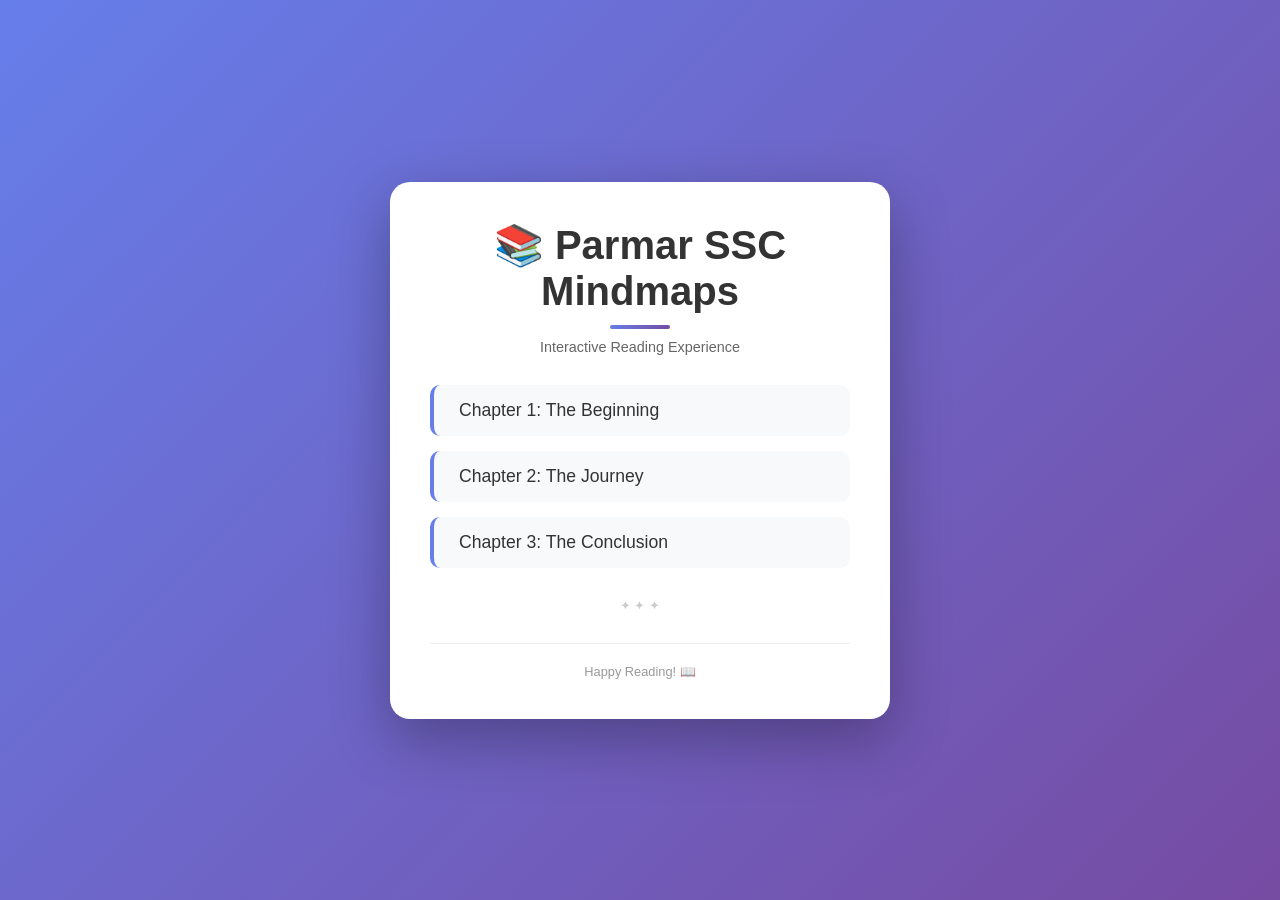
<file: index.html>
<!DOCTYPE html>
<html>
<head>
    <title>Table of Contents</title>
    <link rel="stylesheet" href="style.css">
</head>
<body>
    <div class="container">
        <h1>📚 Parmar SSC Mindmaps</h1>
        <div class="subtitle">Interactive Reading Experience</div>

        <ul>
            <li><a href="pages/chapter1.html" data-chapter="Chapter 1">Chapter 1: The Beginning</a></li>
            <li><a href="pages/chapter2.html" data-chapter="Chapter 2">Chapter 2: The Journey</a></li>
            <li><a href="pages/chapter3.html" data-chapter="Chapter 3">Chapter 3: The Conclusion</a></li>
        </ul>

        <div class="decorative-line">✦ ✦ ✦</div>

        <footer>
            <p>Happy Reading! 📖</p>
        </footer>
    </div>
</body>
</html>
</file>
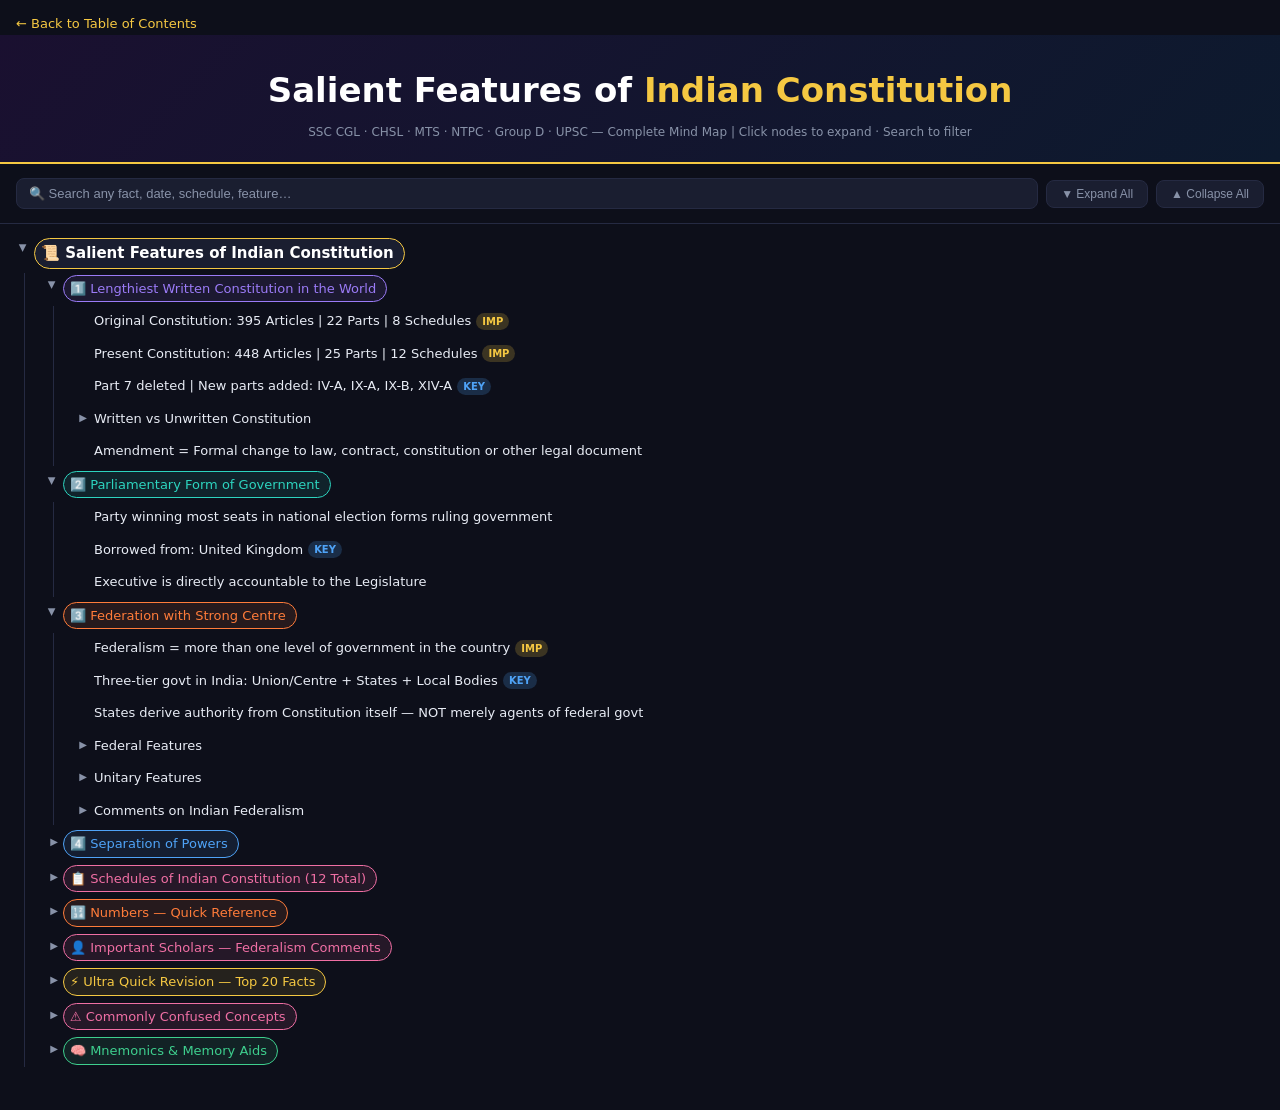
<file: Chapter2.html>
<!DOCTYPE html>
<html lang="en">
<head>
<meta charset="UTF-8">
<meta name="viewport" content="width=device-width, initial-scale=1.0">
<title>Salient Features of Indian Constitution – Mind Map</title>
<style>
:root{
  --bg:#0d0f1a;--s:#141726;--card:#1a1e30;--border:#252a42;
  --gold:#f5c842;--orange:#ff7c3a;--blue:#4fa3f7;--green:#3ecf8e;
  --pink:#f06fa4;--purple:#9b7bf7;--teal:#2dd4bf;--text:#e8ecf5;--muted:#8892a8;
}
*{margin:0;padding:0;box-sizing:border-box}
body{background:var(--bg);color:var(--text);font-family:system-ui,-apple-system,sans-serif;font-size:14px;line-height:1.6}
.header{background:linear-gradient(135deg,#1a1030,#0d1a2e);border-bottom:2px solid var(--gold);padding:28px 20px 20px;text-align:center}
.header h1{font-size:clamp(20px,5vw,34px);font-weight:800;color:#fff}
.header h1 span{color:var(--gold)}
.header p{color:var(--muted);font-size:12px;margin-top:6px}
.controls{display:flex;gap:8px;flex-wrap:wrap;padding:14px 16px;border-bottom:1px solid var(--border);align-items:center}
.controls input{flex:1;min-width:160px;padding:7px 12px;background:var(--card);border:1px solid var(--border);border-radius:8px;color:var(--text);font-size:13px}
.controls input::placeholder{color:var(--muted)}
.btn{padding:6px 14px;border:1px solid var(--border);border-radius:8px;background:var(--card);color:var(--muted);cursor:pointer;font-size:12px;transition:.15s}
.btn:hover{background:var(--border);color:var(--text)}
.tree{padding:12px 16px 40px}
ul{list-style:none;padding:0}
.children{padding-left:20px;border-left:1px solid var(--border);margin-left:8px;margin-top:2px}
.children.closed{display:none}
.row{display:flex;align-items:flex-start;gap:0;padding:2px 0;cursor:pointer;border-radius:6px;transition:background .12s}
.row:hover{background:rgba(255,255,255,.04)}
.arrow{width:18px;min-width:18px;font-size:10px;color:var(--muted);padding-top:4px;text-align:center;transition:transform .15s;flex-shrink:0}
.arrow.open{transform:rotate(90deg)}
.pill{display:inline-flex;align-items:center;gap:5px;padding:3px 10px 3px 6px;border-radius:20px;font-size:13px;flex-wrap:wrap;line-height:1.5}
.badge{font-size:10px;font-weight:700;padding:1px 6px;border-radius:10px;white-space:nowrap}
.b-imp{background:rgba(245,200,66,.2);color:var(--gold)}
.b-key{background:rgba(79,163,247,.2);color:var(--blue)}
.b-warn{background:rgba(240,111,164,.2);color:var(--pink)}
.b-ok{background:rgba(62,207,142,.2);color:var(--green)}
.l0 .pill{background:var(--card);border:1.5px solid var(--gold);font-size:15px;font-weight:700;color:#fff}
.lp .pill{background:rgba(155,123,247,.1);border:0.5px solid var(--purple);color:var(--purple)}
.lt .pill{background:rgba(45,212,191,.1);border:0.5px solid var(--teal);color:var(--teal)}
.la .pill{background:rgba(255,124,58,.1);border:0.5px solid var(--orange);color:var(--orange)}
.lc .pill{background:rgba(240,111,164,.1);border:0.5px solid var(--pink);color:var(--pink)}
.lb .pill{background:rgba(79,163,247,.1);border:0.5px solid var(--blue);color:var(--blue)}
.lg .pill{background:rgba(62,207,142,.1);border:0.5px solid var(--green);color:var(--green)}
.lr .pill{background:rgba(245,200,66,.1);border:0.5px solid var(--gold);color:var(--gold)}
.l2 .pill,.l3 .pill{background:transparent;border:none;color:var(--text);padding-left:2px;font-size:13px;font-weight:400}
.l3 .pill{color:var(--muted);font-size:12px}
.hl .pill{background:rgba(245,200,66,.08)!important;border:1px solid var(--gold)!important}
.dim{opacity:.25}
mark{background:rgba(245,200,66,.3);border-radius:2px;color:var(--text)}
.back-link {
  padding: 12px 16px 0 16px;
}
.back-link a {
  color: var(--gold);
  text-decoration: none;
  font-size: 13px;
  display: inline-flex;
  align-items: center;
  gap: 6px;
}
.back-link a:hover {
  text-decoration: underline;
}
</style>
</head>
<body>
<div class="back-link">
  <p><a href="index.html">← Back to Table of Contents</a></p>
</div>
<div class="header">
  <h1>Salient Features of <span>Indian Constitution</span></h1>
  <p>SSC CGL · CHSL · MTS · NTPC · Group D · UPSC — Complete Mind Map | Click nodes to expand · Search to filter</p>
</div>
<div class="controls">
  <input type="text" id="srch" placeholder="🔍 Search any fact, date, schedule, feature…" oninput="search(this.value)">
  <button class="btn" onclick="setAll(true)">▼ Expand All</button>
  <button class="btn" onclick="setAll(false)">▲ Collapse All</button>
</div>
<div class="tree"><ul id="root"></ul></div>

<script>
const T=[
 {l:"📜 Salient Features of Indian Constitution",c:"l0",o:1,ch:[

  {l:"1️⃣ Lengthiest Written Constitution in the World",c:"lp",o:1,ch:[
   {l:"Original Constitution: 395 Articles | 22 Parts | 8 Schedules",c:"l2",b:[{t:"IMP",s:"b-imp"}]},
   {l:"Present Constitution: 448 Articles | 25 Parts | 12 Schedules",c:"l2",b:[{t:"IMP",s:"b-imp"}]},
   {l:"Part 7 deleted | New parts added: IV-A, IX-A, IX-B, XIV-A",c:"l2",b:[{t:"KEY",s:"b-key"}]},
   {l:"Written vs Unwritten Constitution",c:"l2",ch:[
    {l:"Written — Compiled, structured, formally constituted, NOT easy to amend | Example: India",c:"l3"},
    {l:"Unwritten — Not structured, not formally constituted, Easy to amend | Example: United Kingdom",c:"l3"}
   ]},
   {l:"Amendment = Formal change to law, contract, constitution or other legal document",c:"l2"}
  ]},

  {l:"2️⃣ Parliamentary Form of Government",c:"lt",o:1,ch:[
   {l:"Party winning most seats in national election forms ruling government",c:"l2"},
   {l:"Borrowed from: United Kingdom",c:"l2",b:[{t:"KEY",s:"b-key"}]},
   {l:"Executive is directly accountable to the Legislature",c:"l2"}
  ]},

  {l:"3️⃣ Federation with Strong Centre",c:"la",o:1,ch:[
   {l:"Federalism = more than one level of government in the country",c:"l2",b:[{t:"IMP",s:"b-imp"}]},
   {l:"Three-tier govt in India: Union/Centre + States + Local Bodies",c:"l2",b:[{t:"KEY",s:"b-key"}]},
   {l:"States derive authority from Constitution itself — NOT merely agents of federal govt",c:"l2"},
   {l:"Federal Features",c:"l2",ch:[
    {l:"Written Constitution",c:"l3"},
    {l:"Supremacy of the Constitution",c:"l3"},
    {l:"Rigidity of Constitution",c:"l3"},
    {l:"Independence of Judiciary",c:"l3"},
    {l:"Bicameralism",c:"l3"},
    {l:"Dual Government",c:"l3"}
   ]},
   {l:"Unitary Features",c:"l2",ch:[
    {l:"Single Constitution",c:"l3",b:[{t:"IMP",s:"b-imp"}]},
    {l:"Single Citizenship",c:"l3",b:[{t:"IMP",s:"b-imp"}]},
    {l:"Integrated Judiciary",c:"l3"},
    {l:"All India Services",c:"l3"},
    {l:"Emergency Provisions",c:"l3"},
    {l:"Appointment of Governors by Centre",c:"l3",b:[{t:"KEY",s:"b-key"}]}
   ]},
   {l:"Comments on Indian Federalism",c:"l2",ch:[
    {l:"K.C. Wheare → Quasi Federal",c:"l3",b:[{t:"KEY",s:"b-key"}]},
    {l:"Granville Seward Austin → Cooperative Federalism",c:"l3",b:[{t:"KEY",s:"b-key"}]},
    {l:"Ivor Jennings → Federalism with centralising tendency",c:"l3",b:[{t:"KEY",s:"b-key"}]},
    {l:"Morris Jones → Bargaining Federalism",c:"l3",b:[{t:"KEY",s:"b-key"}]}
   ]}
  ]},

  {l:"4️⃣ Separation of Powers",c:"lb",o:0,ch:[
   {l:"Legislative → Makes Laws",c:"l2",b:[{t:"IMP",s:"b-imp"}]},
   {l:"Executive → Carries Out Laws",c:"l2",b:[{t:"IMP",s:"b-imp"}]},
   {l:"Judiciary → Evaluates Laws",c:"l2",b:[{t:"IMP",s:"b-imp"}]}
  ]},

  {l:"📋 Schedules of Indian Constitution (12 Total)",c:"lc",o:0,ch:[
   {l:"Schedule 1 — Names of States, UTs and their territorial jurisdiction",c:"l2",b:[{t:"KEY",s:"b-key"}]},
   {l:"Schedule 2 — Emoluments and Allowances of President, VP, Governor, Speaker, Deputy Speaker, Chairman, Deputy Chairman, Judges, CAG",c:"l2",b:[{t:"IMP",s:"b-imp"}]},
   {l:"Schedule 3 — Oaths and Affirmations (Union+State) of Ministers, MPs, MLAs, Judges, CAG",c:"l2",b:[{t:"IMP",s:"b-imp"}]},
   {l:"Schedule 4 — Allocation of Seats in Rajya Sabha",c:"l2",b:[{t:"KEY",s:"b-key"}]},
   {l:"Schedule 5 — Administration of Scheduled Areas and Scheduled Tribes of AP, Chhattisgarh, Maharashtra, Jharkhand, MP, Gujarat, Himachal Pradesh, Odisha, Rajasthan, Telangana",c:"l2",b:[{t:"KEY",s:"b-key"}]},
   {l:"Schedule 6 — Administration of tribal areas of Assam, Tripura, Meghalaya, Mizoram",c:"l2",ch:[
    {l:"Why in news: Ladakh demanding extension of 6th Schedule to protect tribal culture and autonomy",c:"l3",b:[{t:"IMP",s:"b-imp"}]},
    {l:"Entails: Autonomous District Councils (ADCs), Powers of ADCs, Cultural preservation",c:"l3"}
   ]},
   {l:"Schedule 7 — Three Lists: Union, State, Concurrent (Federal Provision)",c:"l2",b:[{t:"IMP",s:"b-imp"}],ch:[
    {l:"Union List — Initially 97, Currently 100 subjects | Defence, Banking, Foreign Affairs, Citizenship, Airways, Atomic Energy, etc.",c:"l3",b:[{t:"IMP",s:"b-imp"}]},
    {l:"State List — Initially 66, Currently 61 subjects | Public Order, Local Govt, Health, Agriculture, Liquor, Fisheries, Betting, Pilgrimage",c:"l3",b:[{t:"IMP",s:"b-imp"}]},
    {l:"Concurrent List — Initially 47, Currently 52 subjects | Marriage+Divorce, Education, Electricity, Insolvency, Trade Dispute, Weights+Measures",c:"l3",b:[{t:"IMP",s:"b-imp"}]},
    {l:"Residuary List — Subjects NOT in any list | Parliament has power to legislate | Borrowed from Canadian Constitution",c:"l3",b:[{t:"KEY",s:"b-key"}]},
    {l:"42nd Amendment 1976 — transferred from State to Concurrent: Education, Forest, Weight+Measures, Protection of Wild Animals+Birds, Administration of Justice",c:"l3",b:[{t:"IMP",s:"b-imp"}]},
    {l:"5 scenarios when Parliament can legislate on State List subjects",c:"l3",ch:[
     {l:"1. National Emergency",c:"l3"},
     {l:"2. President Rule",c:"l3"},
     {l:"3. Two or more states ask the Centre",c:"l3"},
     {l:"4. To enforce International Treaty",c:"l3"},
     {l:"5. If Rajya Sabha gives Parliament this power with Special Majority",c:"l3"}
    ]}
   ]},
   {l:"Schedule 8 — Official Languages",c:"l2",b:[{t:"IMP",s:"b-imp"}],ch:[
    {l:"Originally 14 languages | Presently 22 languages",c:"l3",b:[{t:"IMP",s:"b-imp"}]},
    {l:"21st CAA 1967 → Sindhi added",c:"l3"},
    {l:"71st CAA 1992 → Konkani, Manipuri, Nepali added",c:"l3"},
    {l:"92nd CAA 2003 → Bodo, Dogri, Santhali, Maithili (BDSM) added",c:"l3",b:[{t:"KEY",s:"b-key"}]},
    {l:"96th CAA 2011 → Changed name Oriya to Odia",c:"l3",b:[{t:"KEY",s:"b-key"}]},
    {l:"Classical Languages (6): Tamil, Sanskrit, Telugu, Kannada, Malayalam, Odia",c:"l3",b:[{t:"IMP",s:"b-imp"}]},
    {l:"Newly Added Classical Languages 2024: Marathi, Pali, Prakrit, Assamese, Bengali",c:"l3",b:[{t:"IMP",s:"b-imp"}]}
   ]},
   {l:"Schedule 9 — Land reforms and Zamindari System | Added by 1st CA: 1951",c:"l2",b:[{t:"KEY",s:"b-key"}]},
   {l:"Schedule 10 — Disqualification of MPs and MLAs on grounds of Defection | Added by 52nd CA: 1985",c:"l2",b:[{t:"IMP",s:"b-imp"}]},
   {l:"Schedule 11 — Panchayat provisions | 73rd CA: 1992 | 29 Functional Matters",c:"l2",b:[{t:"IMP",s:"b-imp"}]},
   {l:"Schedule 12 — Municipal provisions | 74th CA: 1992 | 18 Functional Matters",c:"l2",b:[{t:"IMP",s:"b-imp"}]}
  ]},

  {l:"🔢 Numbers — Quick Reference",c:"la",o:0,ch:[
   {l:"Original Constitution: 395 Articles + 22 Parts + 8 Schedules",c:"l2",b:[{t:"IMP",s:"b-imp"}]},
   {l:"Present Constitution: 448 Articles + 25 Parts + 12 Schedules",c:"l2",b:[{t:"IMP",s:"b-imp"}]},
   {l:"Union List: 97 → 100 subjects | State List: 66 → 61 subjects | Concurrent: 47 → 52 subjects",c:"l2",b:[{t:"IMP",s:"b-imp"}]},
   {l:"Schedule 8 Languages: Original 14 → Present 22",c:"l2",b:[{t:"IMP",s:"b-imp"}]},
   {l:"Schedule 11 (Panchayat): 29 Functional Matters",c:"l2",b:[{t:"KEY",s:"b-key"}]},
   {l:"Schedule 12 (Municipality): 18 Functional Matters",c:"l2",b:[{t:"KEY",s:"b-key"}]},
   {l:"Classical Languages original 6 + 5 new in 2024 = 11 total",c:"l2",b:[{t:"IMP",s:"b-imp"}]}
  ]},

  {l:"👤 Important Scholars — Federalism Comments",c:"lc",o:0,ch:[
   {l:"K.C. Wheare — called Indian federalism Quasi Federal",c:"l2",b:[{t:"KEY",s:"b-key"}]},
   {l:"Granville Seward Austin — called it Cooperative Federalism",c:"l2",b:[{t:"KEY",s:"b-key"}]},
   {l:"Ivor Jennings — called it Federalism with centralising tendency",c:"l2",b:[{t:"KEY",s:"b-key"}]},
   {l:"Morris Jones — called it Bargaining Federalism",c:"l2",b:[{t:"KEY",s:"b-key"}]}
  ]},

  {l:"⚡ Ultra Quick Revision — Top 20 Facts",c:"lr",o:0,ch:[
   {l:"1. India has LENGTHIEST written constitution in the world",c:"l2",b:[{t:"IMP",s:"b-imp"}]},
   {l:"2. Original: 395 Articles, 22 Parts, 8 Schedules",c:"l2",b:[{t:"IMP",s:"b-imp"}]},
   {l:"3. Present: 448 Articles, 25 Parts, 12 Schedules",c:"l2",b:[{t:"IMP",s:"b-imp"}]},
   {l:"4. Parliamentary form of government borrowed from UK",c:"l2",b:[{t:"IMP",s:"b-imp"}]},
   {l:"5. India = Federation with STRONG CENTRE (not purely federal)",c:"l2",b:[{t:"IMP",s:"b-imp"}]},
   {l:"6. Three tiers: Union + States + Local Bodies",c:"l2",b:[{t:"KEY",s:"b-key"}]},
   {l:"7. K.C. Wheare called Indian federalism QUASI FEDERAL",c:"l2",b:[{t:"IMP",s:"b-imp"}]},
   {l:"8. Residuary List power with Parliament — borrowed from Canada",c:"l2",b:[{t:"IMP",s:"b-imp"}]},
   {l:"9. Union List: 100 subjects | State List: 61 subjects | Concurrent: 52 subjects",c:"l2",b:[{t:"IMP",s:"b-imp"}]},
   {l:"10. Schedule 8: Originally 14 languages, now 22 languages",c:"l2",b:[{t:"IMP",s:"b-imp"}]},
   {l:"11. 92nd CAA 2003 added: Bodo, Dogri, Santhali, Maithili (BDSM)",c:"l2",b:[{t:"IMP",s:"b-imp"}]},
   {l:"12. 96th CAA 2011: Oriya renamed to Odia",c:"l2",b:[{t:"KEY",s:"b-key"}]},
   {l:"13. Classical Languages (original 6): Tamil, Sanskrit, Telugu, Kannada, Malayalam, Odia",c:"l2",b:[{t:"IMP",s:"b-imp"}]},
   {l:"14. 2024 New Classical Languages: Marathi, Pali, Prakrit, Assamese, Bengali",c:"l2",b:[{t:"IMP",s:"b-imp"}]},
   {l:"15. Schedule 9: Land reforms, added by 1st CA 1951",c:"l2",b:[{t:"KEY",s:"b-key"}]},
   {l:"16. Schedule 10: Anti-Defection, added by 52nd CA 1985",c:"l2",b:[{t:"IMP",s:"b-imp"}]},
   {l:"17. Schedule 11: Panchayat (73rd CA, 1992, 29 matters) | Schedule 12: Municipality (74th CA, 1992, 18 matters)",c:"l2",b:[{t:"IMP",s:"b-imp"}]},
   {l:"18. 42nd Amendment 1976 transferred Education, Forest, etc. from State to Concurrent List",c:"l2",b:[{t:"IMP",s:"b-imp"}]},
   {l:"19. Three organs: Legislature (Make laws), Executive (Carry out), Judiciary (Evaluate)",c:"l2",b:[{t:"KEY",s:"b-key"}]},
   {l:"20. TEARS OF OLD PM — mnemonic for all 12 Schedules",c:"l2",b:[{t:"TRICK",s:"b-ok"}]}
  ]},

  {l:"⚠ Commonly Confused Concepts",c:"lc",o:0,ch:[
   {l:"Original Articles = 395 ≠ Present Articles = 448",c:"l2",b:[{t:"TRAP",s:"b-imp"}]},
   {l:"Original Schedules = 8 ≠ Present Schedules = 12",c:"l2",b:[{t:"TRAP",s:"b-imp"}]},
   {l:"Union List currently = 100 ≠ originally = 97",c:"l2",b:[{t:"TRAP",s:"b-imp"}]},
   {l:"State List currently = 61 ≠ originally = 66",c:"l2",b:[{t:"TRAP",s:"b-imp"}]},
   {l:"Concurrent List currently = 52 ≠ originally = 47",c:"l2",b:[{t:"TRAP",s:"b-imp"}]},
   {l:"Schedule 8 Languages originally = 14 ≠ presently = 22",c:"l2",b:[{t:"TRAP",s:"b-imp"}]},
   {l:"Schedule 5 (Scheduled Tribes: AP, MP, etc.) ≠ Schedule 6 (Tribal areas: Assam, Tripura, Meghalaya, Mizoram)",c:"l2",b:[{t:"TRAP",s:"b-imp"}]},
   {l:"Unitary feature: Single Citizenship ≠ Federal feature: Dual Citizenship (USA has dual)",c:"l2",b:[{t:"TRAP",s:"b-imp"}]},
   {l:"K.C. Wheare = Quasi Federal ≠ Ivor Jennings = Centralising tendency (easy to mix)",c:"l2",b:[{t:"TRAP",s:"b-imp"}]},
   {l:"Written constitution = NOT easy to amend ≠ Unwritten (UK) = Easy to amend",c:"l2",b:[{t:"TRAP",s:"b-imp"}]},
   {l:"Residuary List borrowed from Canada ≠ Parliamentary form borrowed from UK",c:"l2",b:[{t:"TRAP",s:"b-imp"}]}
  ]},

  {l:"🧠 Mnemonics & Memory Aids",c:"lg",o:0,ch:[
   {l:"TEARS OF OLD PM → All 12 Schedules in order",c:"l2",b:[{t:"TRICK",s:"b-ok"}],ch:[
    {l:"T = Territory (Sch 1) | E = Emoluments (Sch 2) | A = Affirmation+Oath (Sch 3) | R = Rajya Sabha (Sch 4)",c:"l3"},
    {l:"S = Scheduled Area (Sch 5) | O = Other Scheduled Area (Sch 6) | F = Federal Provision/7 Lists (Sch 7)",c:"l3"},
    {l:"O = Official Language (Sch 8) | L = Land Provision (Sch 9) | D = Defection (Sch 10)",c:"l3"},
    {l:"P = Panchayat (Sch 11) | M = Municipality (Sch 12)",c:"l3"}
   ]},
   {l:"Classical Languages trick: Tu Shuru To Kar Mai Aariya (Oriya) = Tamil, Sanskrit, Telugu, Kannada, Malayalam, Odia",c:"l2",b:[{t:"TRICK",s:"b-ok"}]},
   {l:"92nd CAA 2003 languages: BDSM = Bodo, Dogri, Santhali, Maithili",c:"l2",b:[{t:"TRICK",s:"b-ok"}]},
   {l:"Federalism scholars: WJ = Wheare (Quasi), Austin (Cooperative) | Jennings (Central) | Morris (Bargaining)",c:"l2",b:[{t:"TRICK",s:"b-ok"}]},
   {l:"Union List subjects UP: 97 → 100 (+3) | State List DOWN: 66 → 61 (-5) | Concurrent UP: 47 → 52 (+5)",c:"l2",b:[{t:"TRICK",s:"b-ok"}]},
   {l:"5 scenarios for Parliament on State list: NP-TRI-S = National emergency, President Rule, Two states ask, Rajya Sabha, International treaty",c:"l2",b:[{t:"TRICK",s:"b-ok"}]},
   {l:"2024 New Classical Languages: MAP-B = Marathi, Assamese, Pali+Prakrit, Bengali",c:"l2",b:[{t:"TRICK",s:"b-ok"}]}
  ]}

 ]}
];

function build(data,ul){
  data.forEach(d=>{
    const li=document.createElement('li');
    li.style.marginBottom='3px';
    const row=document.createElement('div');
    row.className='row '+d.c;
    const arr=document.createElement('span');
    arr.className='arrow';
    arr.textContent=d.ch&&d.ch.length?'▶':' ';
    if(d.o)arr.classList.add('open');
    const pill=document.createElement('span');
    pill.className='pill';
    const txt=document.createElement('span');
    txt.className='ntext';
    txt.textContent=d.l;
    pill.appendChild(txt);
    if(d.b){d.b.forEach(b=>{const s=document.createElement('span');s.className='badge '+b.s;s.textContent=b.t;pill.appendChild(s);});}
    row.appendChild(arr);row.appendChild(pill);
    li.appendChild(row);
    if(d.ch&&d.ch.length){
      const sub=document.createElement('ul');
      sub.className='children'+(d.o?'':' closed');
      build(d.ch,sub);
      li.appendChild(sub);
      row.addEventListener('click',()=>{
        const cl=sub.classList.contains('closed');
        sub.classList.toggle('closed',!cl);
        arr.classList.toggle('open',cl);
      });
    }
    ul.appendChild(li);
  });
}
function setAll(open){
  document.querySelectorAll('.children').forEach(e=>e.classList.toggle('closed',!open));
  document.querySelectorAll('.arrow').forEach(a=>{if(a.textContent!=' ')a.classList.toggle('open',open);});
}
function search(q){
  q=q.trim().toLowerCase();
  const rows=document.querySelectorAll('.row');
  if(!q){
    rows.forEach(r=>{r.classList.remove('hl','dim');const t=r.querySelector('.ntext');t.innerHTML=t.textContent;});
    return;
  }
  rows.forEach(r=>{
    const t=r.querySelector('.ntext');
    const raw=t.textContent;
    if(raw.toLowerCase().includes(q)){
      r.classList.add('hl');r.classList.remove('dim');
      const re=new RegExp('('+q.replace(/[.*+?^${}()|[\]\\]/g,'\\$&')+')','gi');
      t.innerHTML=raw.replace(re,'<mark>$1</mark>');
      let p=r.closest('.children');
      while(p){p.classList.remove('closed');const prev=p.previousElementSibling;if(prev){const a=prev.querySelector('.arrow');if(a)a.classList.add('open');}p=p.parentElement&&p.parentElement.closest('.children');}
    } else {
      r.classList.remove('hl');r.classList.add('dim');t.innerHTML=raw;
    }
  });
}
build(T,document.getElementById('root'));
</script>
</body>
</html>
</file>
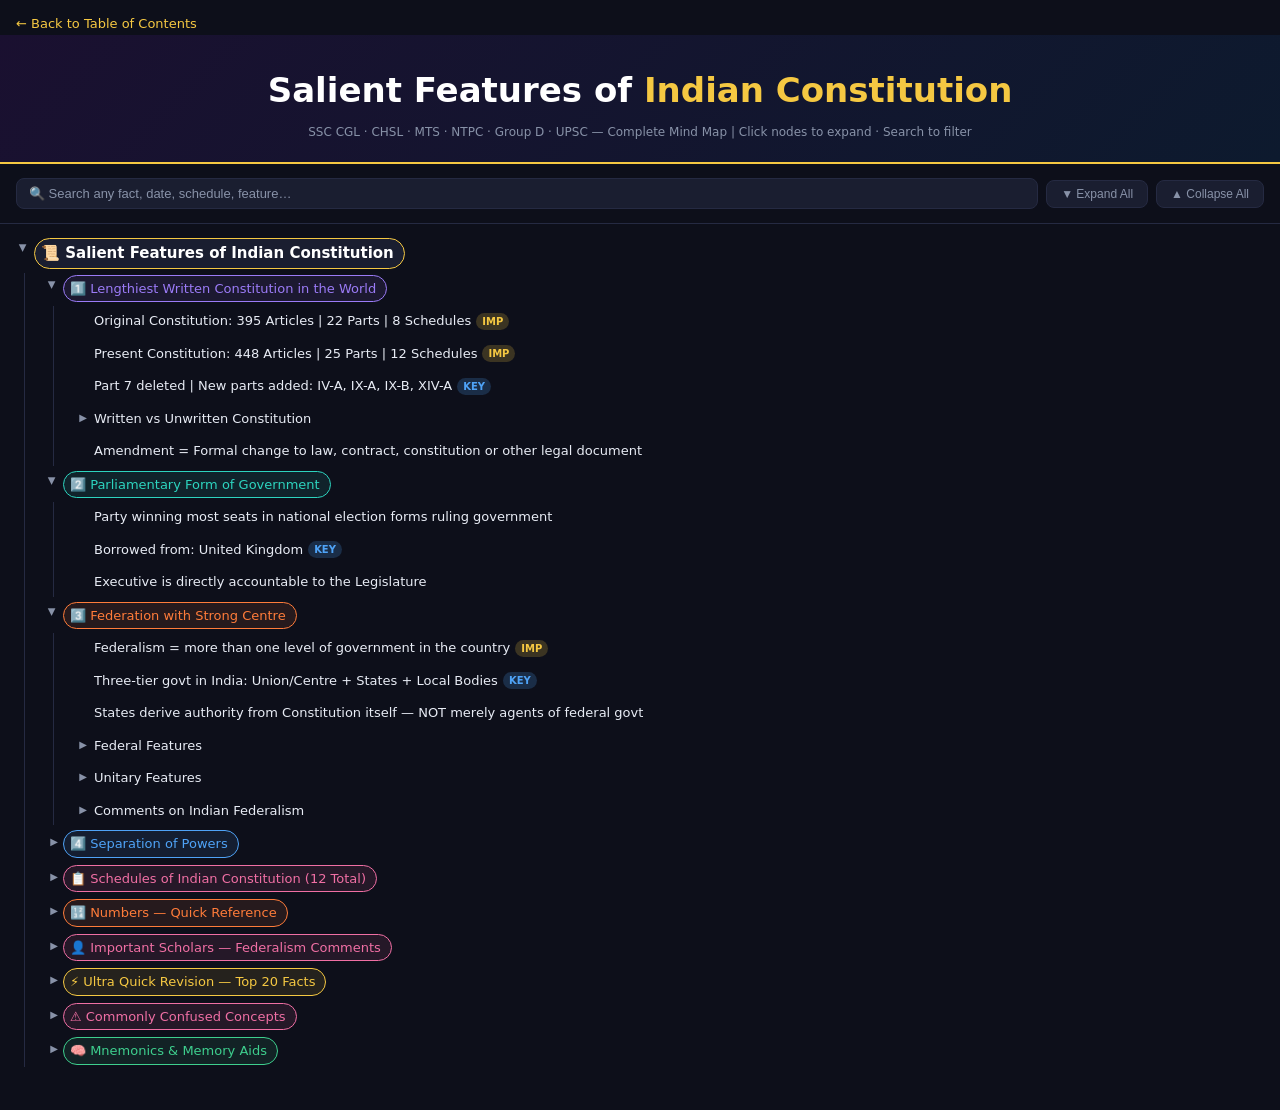
<file: deepseek_html_20260513_641144.html>
<!DOCTYPE html>
<html lang="en">
<head>
<meta charset="UTF-8">
<meta name="viewport" content="width=device-width, initial-scale=1.0">
<title>Salient Features of Indian Constitution – Mind Map</title>
<style>
:root{
  --bg:#0d0f1a;--s:#141726;--card:#1a1e30;--border:#252a42;
  --gold:#f5c842;--orange:#ff7c3a;--blue:#4fa3f7;--green:#3ecf8e;
  --pink:#f06fa4;--purple:#9b7bf7;--teal:#2dd4bf;--text:#e8ecf5;--muted:#8892a8;
}
*{margin:0;padding:0;box-sizing:border-box}
body{background:var(--bg);color:var(--text);font-family:system-ui,-apple-system,sans-serif;font-size:14px;line-height:1.6}
.header{background:linear-gradient(135deg,#1a1030,#0d1a2e);border-bottom:2px solid var(--gold);padding:28px 20px 20px;text-align:center}
.header h1{font-size:clamp(20px,5vw,34px);font-weight:800;color:#fff}
.header h1 span{color:var(--gold)}
.header p{color:var(--muted);font-size:12px;margin-top:6px}
.controls{display:flex;gap:8px;flex-wrap:wrap;padding:14px 16px;border-bottom:1px solid var(--border);align-items:center}
.controls input{flex:1;min-width:160px;padding:7px 12px;background:var(--card);border:1px solid var(--border);border-radius:8px;color:var(--text);font-size:13px}
.controls input::placeholder{color:var(--muted)}
.btn{padding:6px 14px;border:1px solid var(--border);border-radius:8px;background:var(--card);color:var(--muted);cursor:pointer;font-size:12px;transition:.15s}
.btn:hover{background:var(--border);color:var(--text)}
.tree{padding:12px 16px 40px}
ul{list-style:none;padding:0}
.children{padding-left:20px;border-left:1px solid var(--border);margin-left:8px;margin-top:2px}
.children.closed{display:none}
.row{display:flex;align-items:flex-start;gap:0;padding:2px 0;cursor:pointer;border-radius:6px;transition:background .12s}
.row:hover{background:rgba(255,255,255,.04)}
.arrow{width:18px;min-width:18px;font-size:10px;color:var(--muted);padding-top:4px;text-align:center;transition:transform .15s;flex-shrink:0}
.arrow.open{transform:rotate(90deg)}
.pill{display:inline-flex;align-items:center;gap:5px;padding:3px 10px 3px 6px;border-radius:20px;font-size:13px;flex-wrap:wrap;line-height:1.5}
.badge{font-size:10px;font-weight:700;padding:1px 6px;border-radius:10px;white-space:nowrap}
.b-imp{background:rgba(245,200,66,.2);color:var(--gold)}
.b-key{background:rgba(79,163,247,.2);color:var(--blue)}
.b-warn{background:rgba(240,111,164,.2);color:var(--pink)}
.b-ok{background:rgba(62,207,142,.2);color:var(--green)}
.l0 .pill{background:var(--card);border:1.5px solid var(--gold);font-size:15px;font-weight:700;color:#fff}
.lp .pill{background:rgba(155,123,247,.1);border:0.5px solid var(--purple);color:var(--purple)}
.lt .pill{background:rgba(45,212,191,.1);border:0.5px solid var(--teal);color:var(--teal)}
.la .pill{background:rgba(255,124,58,.1);border:0.5px solid var(--orange);color:var(--orange)}
.lc .pill{background:rgba(240,111,164,.1);border:0.5px solid var(--pink);color:var(--pink)}
.lb .pill{background:rgba(79,163,247,.1);border:0.5px solid var(--blue);color:var(--blue)}
.lg .pill{background:rgba(62,207,142,.1);border:0.5px solid var(--green);color:var(--green)}
.lr .pill{background:rgba(245,200,66,.1);border:0.5px solid var(--gold);color:var(--gold)}
.l2 .pill,.l3 .pill{background:transparent;border:none;color:var(--text);padding-left:2px;font-size:13px;font-weight:400}
.l3 .pill{color:var(--muted);font-size:12px}
.hl .pill{background:rgba(245,200,66,.08)!important;border:1px solid var(--gold)!important}
.dim{opacity:.25}
mark{background:rgba(245,200,66,.3);border-radius:2px;color:var(--text)}
.back-link {
  padding: 12px 16px 0 16px;
}
.back-link a {
  color: var(--gold);
  text-decoration: none;
  font-size: 13px;
  display: inline-flex;
  align-items: center;
  gap: 6px;
}
.back-link a:hover {
  text-decoration: underline;
}
</style>
</head>
<body>
<div class="back-link">
  <p><a href="index.html">← Back to Table of Contents</a></p>
</div>
<div class="header">
  <h1>Salient Features of <span>Indian Constitution</span></h1>
  <p>SSC CGL · CHSL · MTS · NTPC · Group D · UPSC — Complete Mind Map | Click nodes to expand · Search to filter</p>
</div>
<div class="controls">
  <input type="text" id="srch" placeholder="🔍 Search any fact, date, schedule, feature…" oninput="search(this.value)">
  <button class="btn" onclick="setAll(true)">▼ Expand All</button>
  <button class="btn" onclick="setAll(false)">▲ Collapse All</button>
</div>
<div class="tree"><ul id="root"></ul></div>

<script>
const T=[
 {l:"📜 Salient Features of Indian Constitution",c:"l0",o:1,ch:[

  {l:"1️⃣ Lengthiest Written Constitution in the World",c:"lp",o:1,ch:[
   {l:"Original Constitution: 395 Articles | 22 Parts | 8 Schedules",c:"l2",b:[{t:"IMP",s:"b-imp"}]},
   {l:"Present Constitution: 448 Articles | 25 Parts | 12 Schedules",c:"l2",b:[{t:"IMP",s:"b-imp"}]},
   {l:"Part 7 deleted | New parts added: IV-A, IX-A, IX-B, XIV-A",c:"l2",b:[{t:"KEY",s:"b-key"}]},
   {l:"Written vs Unwritten Constitution",c:"l2",ch:[
    {l:"Written — Compiled, structured, formally constituted, NOT easy to amend | Example: India",c:"l3"},
    {l:"Unwritten — Not structured, not formally constituted, Easy to amend | Example: United Kingdom",c:"l3"}
   ]},
   {l:"Amendment = Formal change to law, contract, constitution or other legal document",c:"l2"}
  ]},

  {l:"2️⃣ Parliamentary Form of Government",c:"lt",o:1,ch:[
   {l:"Party winning most seats in national election forms ruling government",c:"l2"},
   {l:"Borrowed from: United Kingdom",c:"l2",b:[{t:"KEY",s:"b-key"}]},
   {l:"Executive is directly accountable to the Legislature",c:"l2"}
  ]},

  {l:"3️⃣ Federation with Strong Centre",c:"la",o:1,ch:[
   {l:"Federalism = more than one level of government in the country",c:"l2",b:[{t:"IMP",s:"b-imp"}]},
   {l:"Three-tier govt in India: Union/Centre + States + Local Bodies",c:"l2",b:[{t:"KEY",s:"b-key"}]},
   {l:"States derive authority from Constitution itself — NOT merely agents of federal govt",c:"l2"},
   {l:"Federal Features",c:"l2",ch:[
    {l:"Written Constitution",c:"l3"},
    {l:"Supremacy of the Constitution",c:"l3"},
    {l:"Rigidity of Constitution",c:"l3"},
    {l:"Independence of Judiciary",c:"l3"},
    {l:"Bicameralism",c:"l3"},
    {l:"Dual Government",c:"l3"}
   ]},
   {l:"Unitary Features",c:"l2",ch:[
    {l:"Single Constitution",c:"l3",b:[{t:"IMP",s:"b-imp"}]},
    {l:"Single Citizenship",c:"l3",b:[{t:"IMP",s:"b-imp"}]},
    {l:"Integrated Judiciary",c:"l3"},
    {l:"All India Services",c:"l3"},
    {l:"Emergency Provisions",c:"l3"},
    {l:"Appointment of Governors by Centre",c:"l3",b:[{t:"KEY",s:"b-key"}]}
   ]},
   {l:"Comments on Indian Federalism",c:"l2",ch:[
    {l:"K.C. Wheare → Quasi Federal",c:"l3",b:[{t:"KEY",s:"b-key"}]},
    {l:"Granville Seward Austin → Cooperative Federalism",c:"l3",b:[{t:"KEY",s:"b-key"}]},
    {l:"Ivor Jennings → Federalism with centralising tendency",c:"l3",b:[{t:"KEY",s:"b-key"}]},
    {l:"Morris Jones → Bargaining Federalism",c:"l3",b:[{t:"KEY",s:"b-key"}]}
   ]}
  ]},

  {l:"4️⃣ Separation of Powers",c:"lb",o:0,ch:[
   {l:"Legislative → Makes Laws",c:"l2",b:[{t:"IMP",s:"b-imp"}]},
   {l:"Executive → Carries Out Laws",c:"l2",b:[{t:"IMP",s:"b-imp"}]},
   {l:"Judiciary → Evaluates Laws",c:"l2",b:[{t:"IMP",s:"b-imp"}]}
  ]},

  {l:"📋 Schedules of Indian Constitution (12 Total)",c:"lc",o:0,ch:[
   {l:"Schedule 1 — Names of States, UTs and their territorial jurisdiction",c:"l2",b:[{t:"KEY",s:"b-key"}]},
   {l:"Schedule 2 — Emoluments and Allowances of President, VP, Governor, Speaker, Deputy Speaker, Chairman, Deputy Chairman, Judges, CAG",c:"l2",b:[{t:"IMP",s:"b-imp"}]},
   {l:"Schedule 3 — Oaths and Affirmations (Union+State) of Ministers, MPs, MLAs, Judges, CAG",c:"l2",b:[{t:"IMP",s:"b-imp"}]},
   {l:"Schedule 4 — Allocation of Seats in Rajya Sabha",c:"l2",b:[{t:"KEY",s:"b-key"}]},
   {l:"Schedule 5 — Administration of Scheduled Areas and Scheduled Tribes of AP, Chhattisgarh, Maharashtra, Jharkhand, MP, Gujarat, Himachal Pradesh, Odisha, Rajasthan, Telangana",c:"l2",b:[{t:"KEY",s:"b-key"}]},
   {l:"Schedule 6 — Administration of tribal areas of Assam, Tripura, Meghalaya, Mizoram",c:"l2",ch:[
    {l:"Why in news: Ladakh demanding extension of 6th Schedule to protect tribal culture and autonomy",c:"l3",b:[{t:"IMP",s:"b-imp"}]},
    {l:"Entails: Autonomous District Councils (ADCs), Powers of ADCs, Cultural preservation",c:"l3"}
   ]},
   {l:"Schedule 7 — Three Lists: Union, State, Concurrent (Federal Provision)",c:"l2",b:[{t:"IMP",s:"b-imp"}],ch:[
    {l:"Union List — Initially 97, Currently 100 subjects | Defence, Banking, Foreign Affairs, Citizenship, Airways, Atomic Energy, etc.",c:"l3",b:[{t:"IMP",s:"b-imp"}]},
    {l:"State List — Initially 66, Currently 61 subjects | Public Order, Local Govt, Health, Agriculture, Liquor, Fisheries, Betting, Pilgrimage",c:"l3",b:[{t:"IMP",s:"b-imp"}]},
    {l:"Concurrent List — Initially 47, Currently 52 subjects | Marriage+Divorce, Education, Electricity, Insolvency, Trade Dispute, Weights+Measures",c:"l3",b:[{t:"IMP",s:"b-imp"}]},
    {l:"Residuary List — Subjects NOT in any list | Parliament has power to legislate | Borrowed from Canadian Constitution",c:"l3",b:[{t:"KEY",s:"b-key"}]},
    {l:"42nd Amendment 1976 — transferred from State to Concurrent: Education, Forest, Weight+Measures, Protection of Wild Animals+Birds, Administration of Justice",c:"l3",b:[{t:"IMP",s:"b-imp"}]},
    {l:"5 scenarios when Parliament can legislate on State List subjects",c:"l3",ch:[
     {l:"1. National Emergency",c:"l3"},
     {l:"2. President Rule",c:"l3"},
     {l:"3. Two or more states ask the Centre",c:"l3"},
     {l:"4. To enforce International Treaty",c:"l3"},
     {l:"5. If Rajya Sabha gives Parliament this power with Special Majority",c:"l3"}
    ]}
   ]},
   {l:"Schedule 8 — Official Languages",c:"l2",b:[{t:"IMP",s:"b-imp"}],ch:[
    {l:"Originally 14 languages | Presently 22 languages",c:"l3",b:[{t:"IMP",s:"b-imp"}]},
    {l:"21st CAA 1967 → Sindhi added",c:"l3"},
    {l:"71st CAA 1992 → Konkani, Manipuri, Nepali added",c:"l3"},
    {l:"92nd CAA 2003 → Bodo, Dogri, Santhali, Maithili (BDSM) added",c:"l3",b:[{t:"KEY",s:"b-key"}]},
    {l:"96th CAA 2011 → Changed name Oriya to Odia",c:"l3",b:[{t:"KEY",s:"b-key"}]},
    {l:"Classical Languages (6): Tamil, Sanskrit, Telugu, Kannada, Malayalam, Odia",c:"l3",b:[{t:"IMP",s:"b-imp"}]},
    {l:"Newly Added Classical Languages 2024: Marathi, Pali, Prakrit, Assamese, Bengali",c:"l3",b:[{t:"IMP",s:"b-imp"}]}
   ]},
   {l:"Schedule 9 — Land reforms and Zamindari System | Added by 1st CA: 1951",c:"l2",b:[{t:"KEY",s:"b-key"}]},
   {l:"Schedule 10 — Disqualification of MPs and MLAs on grounds of Defection | Added by 52nd CA: 1985",c:"l2",b:[{t:"IMP",s:"b-imp"}]},
   {l:"Schedule 11 — Panchayat provisions | 73rd CA: 1992 | 29 Functional Matters",c:"l2",b:[{t:"IMP",s:"b-imp"}]},
   {l:"Schedule 12 — Municipal provisions | 74th CA: 1992 | 18 Functional Matters",c:"l2",b:[{t:"IMP",s:"b-imp"}]}
  ]},

  {l:"🔢 Numbers — Quick Reference",c:"la",o:0,ch:[
   {l:"Original Constitution: 395 Articles + 22 Parts + 8 Schedules",c:"l2",b:[{t:"IMP",s:"b-imp"}]},
   {l:"Present Constitution: 448 Articles + 25 Parts + 12 Schedules",c:"l2",b:[{t:"IMP",s:"b-imp"}]},
   {l:"Union List: 97 → 100 subjects | State List: 66 → 61 subjects | Concurrent: 47 → 52 subjects",c:"l2",b:[{t:"IMP",s:"b-imp"}]},
   {l:"Schedule 8 Languages: Original 14 → Present 22",c:"l2",b:[{t:"IMP",s:"b-imp"}]},
   {l:"Schedule 11 (Panchayat): 29 Functional Matters",c:"l2",b:[{t:"KEY",s:"b-key"}]},
   {l:"Schedule 12 (Municipality): 18 Functional Matters",c:"l2",b:[{t:"KEY",s:"b-key"}]},
   {l:"Classical Languages original 6 + 5 new in 2024 = 11 total",c:"l2",b:[{t:"IMP",s:"b-imp"}]}
  ]},

  {l:"👤 Important Scholars — Federalism Comments",c:"lc",o:0,ch:[
   {l:"K.C. Wheare — called Indian federalism Quasi Federal",c:"l2",b:[{t:"KEY",s:"b-key"}]},
   {l:"Granville Seward Austin — called it Cooperative Federalism",c:"l2",b:[{t:"KEY",s:"b-key"}]},
   {l:"Ivor Jennings — called it Federalism with centralising tendency",c:"l2",b:[{t:"KEY",s:"b-key"}]},
   {l:"Morris Jones — called it Bargaining Federalism",c:"l2",b:[{t:"KEY",s:"b-key"}]}
  ]},

  {l:"⚡ Ultra Quick Revision — Top 20 Facts",c:"lr",o:0,ch:[
   {l:"1. India has LENGTHIEST written constitution in the world",c:"l2",b:[{t:"IMP",s:"b-imp"}]},
   {l:"2. Original: 395 Articles, 22 Parts, 8 Schedules",c:"l2",b:[{t:"IMP",s:"b-imp"}]},
   {l:"3. Present: 448 Articles, 25 Parts, 12 Schedules",c:"l2",b:[{t:"IMP",s:"b-imp"}]},
   {l:"4. Parliamentary form of government borrowed from UK",c:"l2",b:[{t:"IMP",s:"b-imp"}]},
   {l:"5. India = Federation with STRONG CENTRE (not purely federal)",c:"l2",b:[{t:"IMP",s:"b-imp"}]},
   {l:"6. Three tiers: Union + States + Local Bodies",c:"l2",b:[{t:"KEY",s:"b-key"}]},
   {l:"7. K.C. Wheare called Indian federalism QUASI FEDERAL",c:"l2",b:[{t:"IMP",s:"b-imp"}]},
   {l:"8. Residuary List power with Parliament — borrowed from Canada",c:"l2",b:[{t:"IMP",s:"b-imp"}]},
   {l:"9. Union List: 100 subjects | State List: 61 subjects | Concurrent: 52 subjects",c:"l2",b:[{t:"IMP",s:"b-imp"}]},
   {l:"10. Schedule 8: Originally 14 languages, now 22 languages",c:"l2",b:[{t:"IMP",s:"b-imp"}]},
   {l:"11. 92nd CAA 2003 added: Bodo, Dogri, Santhali, Maithili (BDSM)",c:"l2",b:[{t:"IMP",s:"b-imp"}]},
   {l:"12. 96th CAA 2011: Oriya renamed to Odia",c:"l2",b:[{t:"KEY",s:"b-key"}]},
   {l:"13. Classical Languages (original 6): Tamil, Sanskrit, Telugu, Kannada, Malayalam, Odia",c:"l2",b:[{t:"IMP",s:"b-imp"}]},
   {l:"14. 2024 New Classical Languages: Marathi, Pali, Prakrit, Assamese, Bengali",c:"l2",b:[{t:"IMP",s:"b-imp"}]},
   {l:"15. Schedule 9: Land reforms, added by 1st CA 1951",c:"l2",b:[{t:"KEY",s:"b-key"}]},
   {l:"16. Schedule 10: Anti-Defection, added by 52nd CA 1985",c:"l2",b:[{t:"IMP",s:"b-imp"}]},
   {l:"17. Schedule 11: Panchayat (73rd CA, 1992, 29 matters) | Schedule 12: Municipality (74th CA, 1992, 18 matters)",c:"l2",b:[{t:"IMP",s:"b-imp"}]},
   {l:"18. 42nd Amendment 1976 transferred Education, Forest, etc. from State to Concurrent List",c:"l2",b:[{t:"IMP",s:"b-imp"}]},
   {l:"19. Three organs: Legislature (Make laws), Executive (Carry out), Judiciary (Evaluate)",c:"l2",b:[{t:"KEY",s:"b-key"}]},
   {l:"20. TEARS OF OLD PM — mnemonic for all 12 Schedules",c:"l2",b:[{t:"TRICK",s:"b-ok"}]}
  ]},

  {l:"⚠ Commonly Confused Concepts",c:"lc",o:0,ch:[
   {l:"Original Articles = 395 ≠ Present Articles = 448",c:"l2",b:[{t:"TRAP",s:"b-imp"}]},
   {l:"Original Schedules = 8 ≠ Present Schedules = 12",c:"l2",b:[{t:"TRAP",s:"b-imp"}]},
   {l:"Union List currently = 100 ≠ originally = 97",c:"l2",b:[{t:"TRAP",s:"b-imp"}]},
   {l:"State List currently = 61 ≠ originally = 66",c:"l2",b:[{t:"TRAP",s:"b-imp"}]},
   {l:"Concurrent List currently = 52 ≠ originally = 47",c:"l2",b:[{t:"TRAP",s:"b-imp"}]},
   {l:"Schedule 8 Languages originally = 14 ≠ presently = 22",c:"l2",b:[{t:"TRAP",s:"b-imp"}]},
   {l:"Schedule 5 (Scheduled Tribes: AP, MP, etc.) ≠ Schedule 6 (Tribal areas: Assam, Tripura, Meghalaya, Mizoram)",c:"l2",b:[{t:"TRAP",s:"b-imp"}]},
   {l:"Unitary feature: Single Citizenship ≠ Federal feature: Dual Citizenship (USA has dual)",c:"l2",b:[{t:"TRAP",s:"b-imp"}]},
   {l:"K.C. Wheare = Quasi Federal ≠ Ivor Jennings = Centralising tendency (easy to mix)",c:"l2",b:[{t:"TRAP",s:"b-imp"}]},
   {l:"Written constitution = NOT easy to amend ≠ Unwritten (UK) = Easy to amend",c:"l2",b:[{t:"TRAP",s:"b-imp"}]},
   {l:"Residuary List borrowed from Canada ≠ Parliamentary form borrowed from UK",c:"l2",b:[{t:"TRAP",s:"b-imp"}]}
  ]},

  {l:"🧠 Mnemonics & Memory Aids",c:"lg",o:0,ch:[
   {l:"TEARS OF OLD PM → All 12 Schedules in order",c:"l2",b:[{t:"TRICK",s:"b-ok"}],ch:[
    {l:"T = Territory (Sch 1) | E = Emoluments (Sch 2) | A = Affirmation+Oath (Sch 3) | R = Rajya Sabha (Sch 4)",c:"l3"},
    {l:"S = Scheduled Area (Sch 5) | O = Other Scheduled Area (Sch 6) | F = Federal Provision/7 Lists (Sch 7)",c:"l3"},
    {l:"O = Official Language (Sch 8) | L = Land Provision (Sch 9) | D = Defection (Sch 10)",c:"l3"},
    {l:"P = Panchayat (Sch 11) | M = Municipality (Sch 12)",c:"l3"}
   ]},
   {l:"Classical Languages trick: Tu Shuru To Kar Mai Aariya (Oriya) = Tamil, Sanskrit, Telugu, Kannada, Malayalam, Odia",c:"l2",b:[{t:"TRICK",s:"b-ok"}]},
   {l:"92nd CAA 2003 languages: BDSM = Bodo, Dogri, Santhali, Maithili",c:"l2",b:[{t:"TRICK",s:"b-ok"}]},
   {l:"Federalism scholars: WJ = Wheare (Quasi), Austin (Cooperative) | Jennings (Central) | Morris (Bargaining)",c:"l2",b:[{t:"TRICK",s:"b-ok"}]},
   {l:"Union List subjects UP: 97 → 100 (+3) | State List DOWN: 66 → 61 (-5) | Concurrent UP: 47 → 52 (+5)",c:"l2",b:[{t:"TRICK",s:"b-ok"}]},
   {l:"5 scenarios for Parliament on State list: NP-TRI-S = National emergency, President Rule, Two states ask, Rajya Sabha, International treaty",c:"l2",b:[{t:"TRICK",s:"b-ok"}]},
   {l:"2024 New Classical Languages: MAP-B = Marathi, Assamese, Pali+Prakrit, Bengali",c:"l2",b:[{t:"TRICK",s:"b-ok"}]}
  ]}

 ]}
];

function build(data,ul){
  data.forEach(d=>{
    const li=document.createElement('li');
    li.style.marginBottom='3px';
    const row=document.createElement('div');
    row.className='row '+d.c;
    const arr=document.createElement('span');
    arr.className='arrow';
    arr.textContent=d.ch&&d.ch.length?'▶':' ';
    if(d.o)arr.classList.add('open');
    const pill=document.createElement('span');
    pill.className='pill';
    const txt=document.createElement('span');
    txt.className='ntext';
    txt.textContent=d.l;
    pill.appendChild(txt);
    if(d.b){d.b.forEach(b=>{const s=document.createElement('span');s.className='badge '+b.s;s.textContent=b.t;pill.appendChild(s);});}
    row.appendChild(arr);row.appendChild(pill);
    li.appendChild(row);
    if(d.ch&&d.ch.length){
      const sub=document.createElement('ul');
      sub.className='children'+(d.o?'':' closed');
      build(d.ch,sub);
      li.appendChild(sub);
      row.addEventListener('click',()=>{
        const cl=sub.classList.contains('closed');
        sub.classList.toggle('closed',!cl);
        arr.classList.toggle('open',cl);
      });
    }
    ul.appendChild(li);
  });
}
function setAll(open){
  document.querySelectorAll('.children').forEach(e=>e.classList.toggle('closed',!open));
  document.querySelectorAll('.arrow').forEach(a=>{if(a.textContent!=' ')a.classList.toggle('open',open);});
}
function search(q){
  q=q.trim().toLowerCase();
  const rows=document.querySelectorAll('.row');
  if(!q){
    rows.forEach(r=>{r.classList.remove('hl','dim');const t=r.querySelector('.ntext');t.innerHTML=t.textContent;});
    return;
  }
  rows.forEach(r=>{
    const t=r.querySelector('.ntext');
    const raw=t.textContent;
    if(raw.toLowerCase().includes(q)){
      r.classList.add('hl');r.classList.remove('dim');
      const re=new RegExp('('+q.replace(/[.*+?^${}()|[\]\\]/g,'\\$&')+')','gi');
      t.innerHTML=raw.replace(re,'<mark>$1</mark>');
      let p=r.closest('.children');
      while(p){p.classList.remove('closed');const prev=p.previousElementSibling;if(prev){const a=prev.querySelector('.arrow');if(a)a.classList.add('open');}p=p.parentElement&&p.parentElement.closest('.children');}
    } else {
      r.classList.remove('hl');r.classList.add('dim');t.innerHTML=raw;
    }
  });
}
build(T,document.getElementById('root'));
</script>
</body>
</html>
</file>
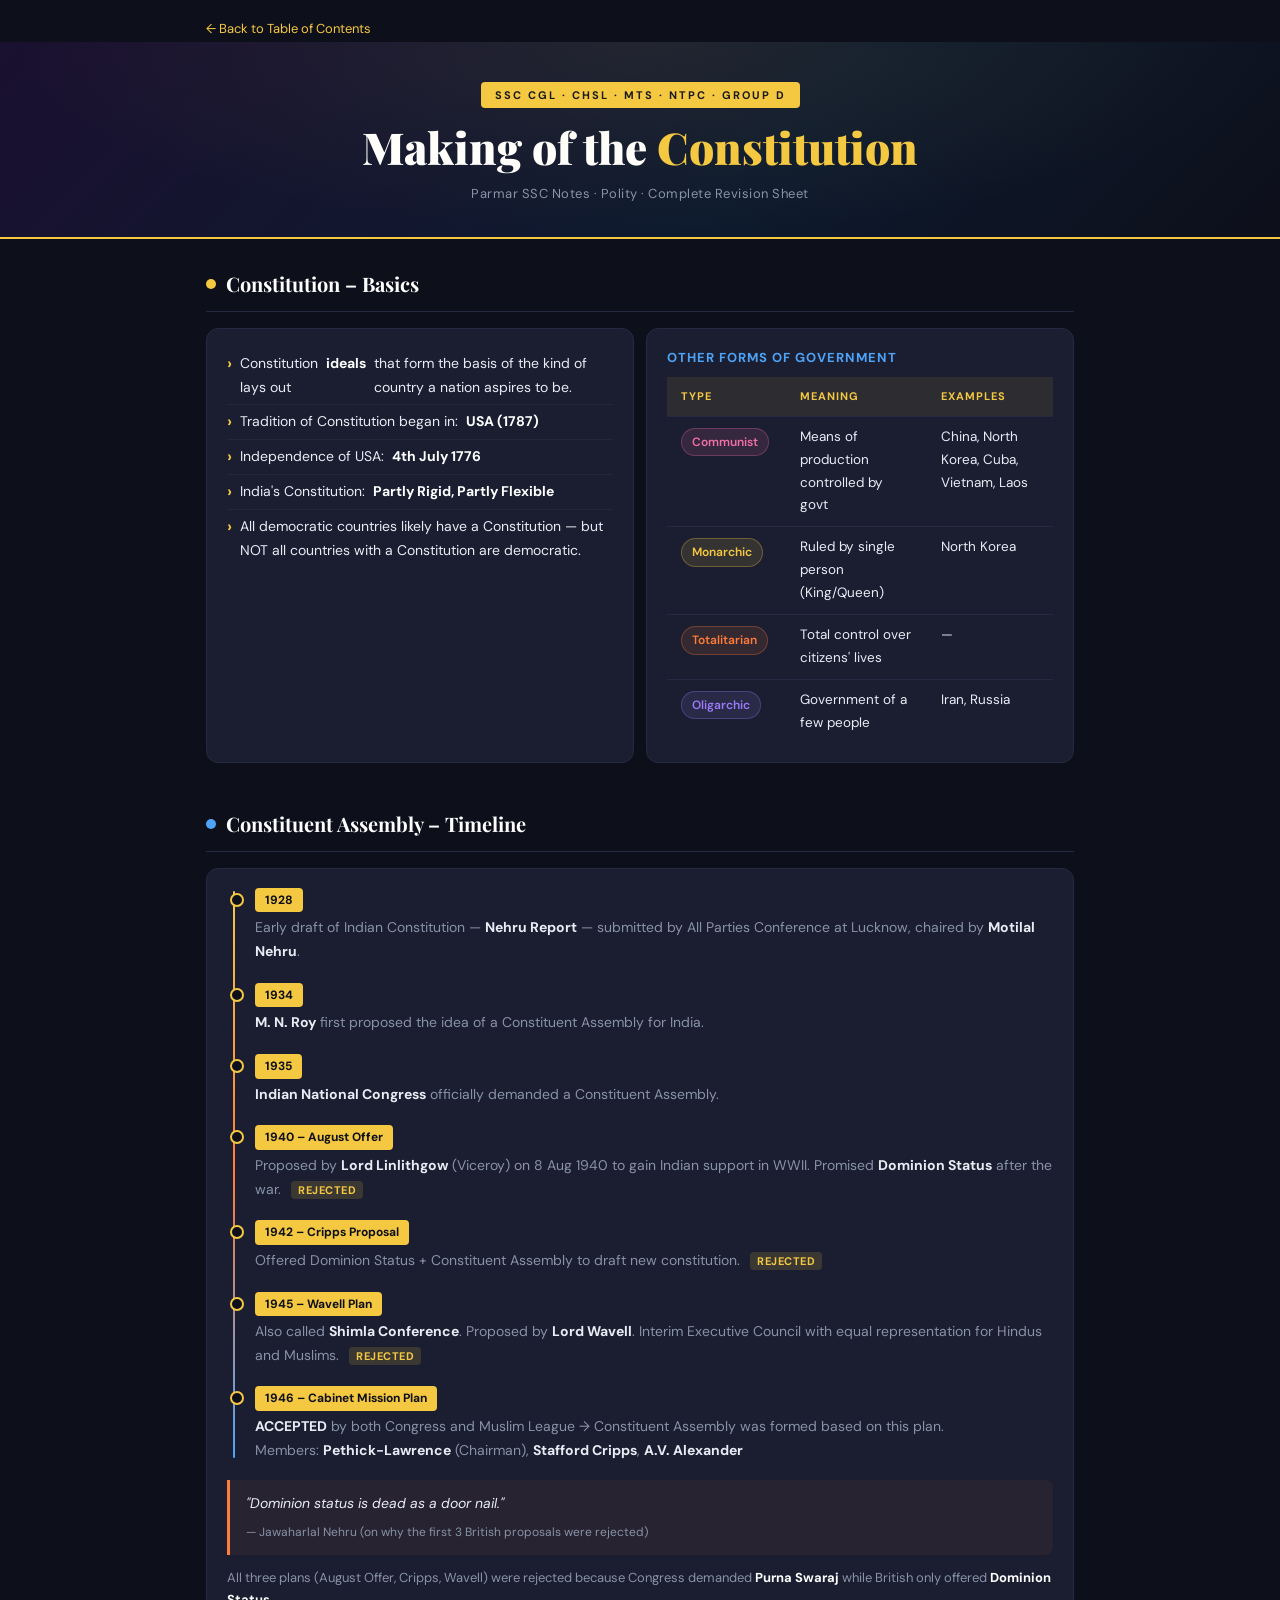
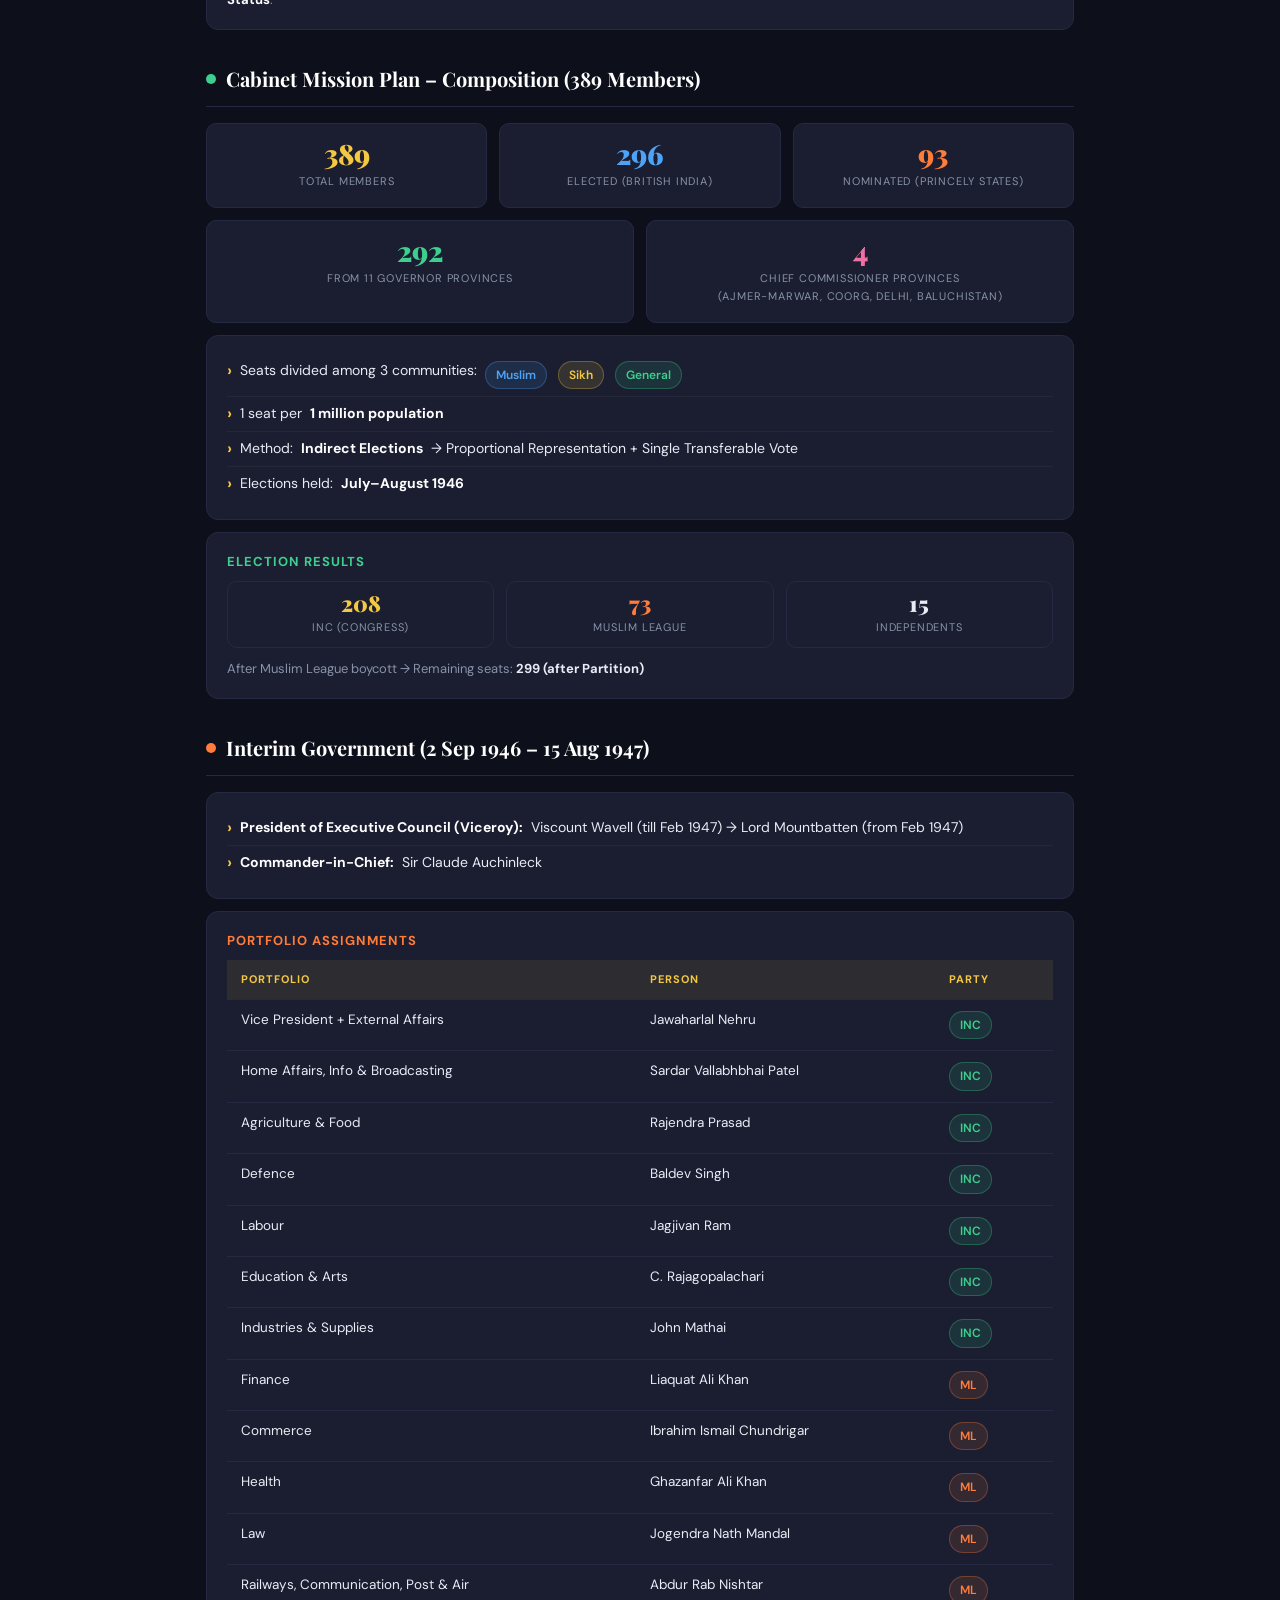
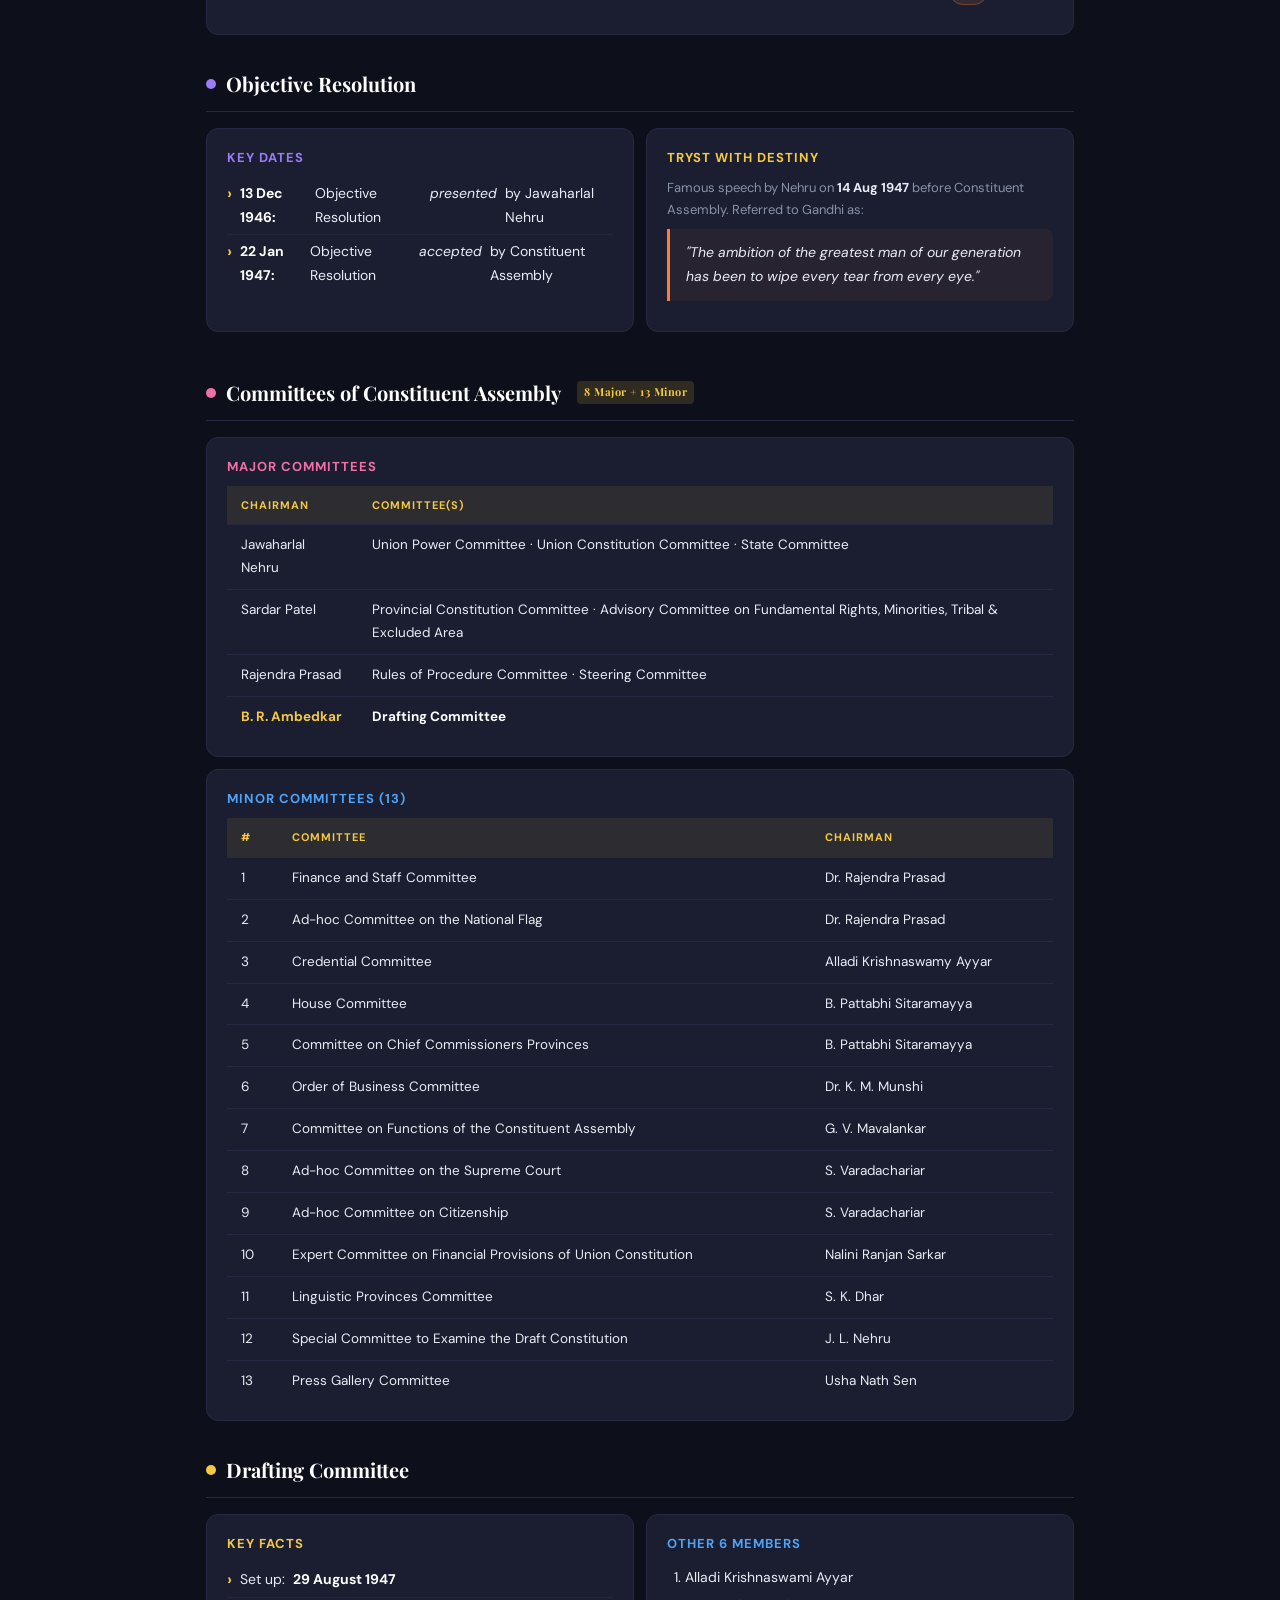
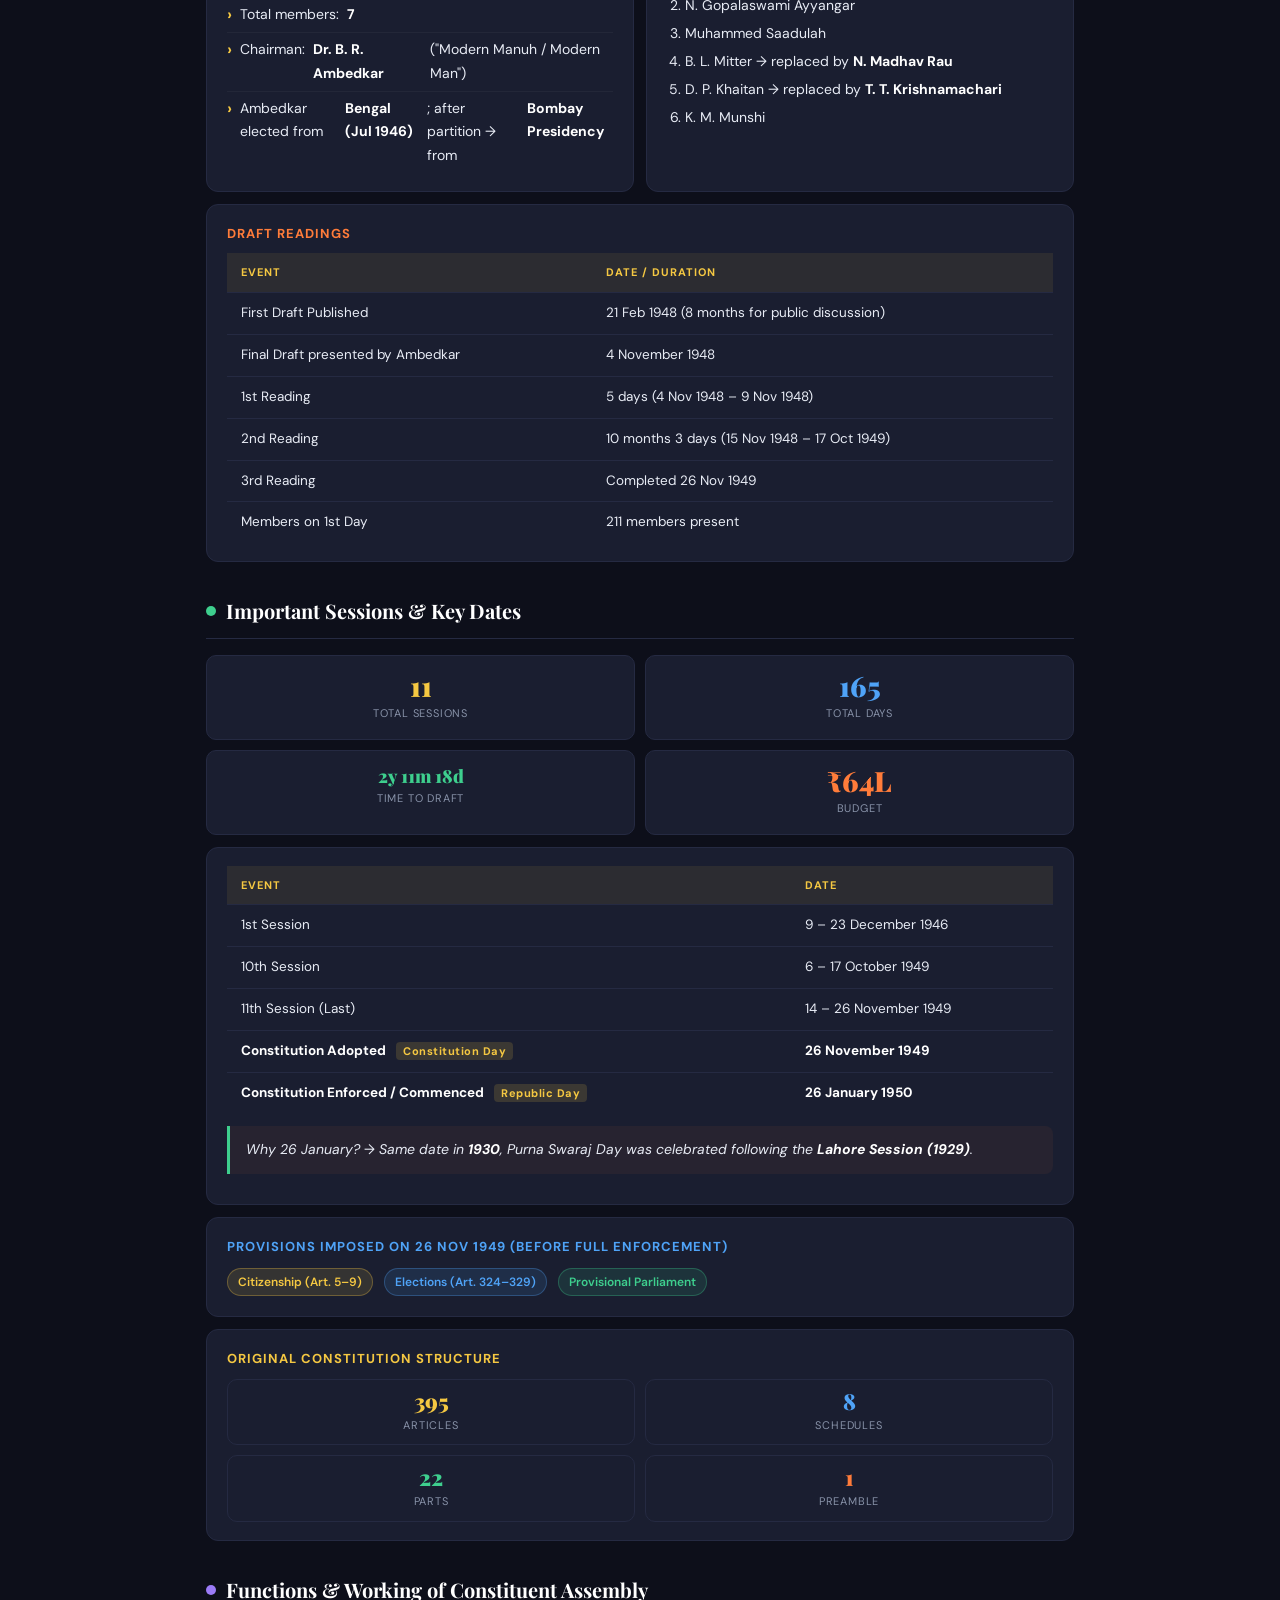
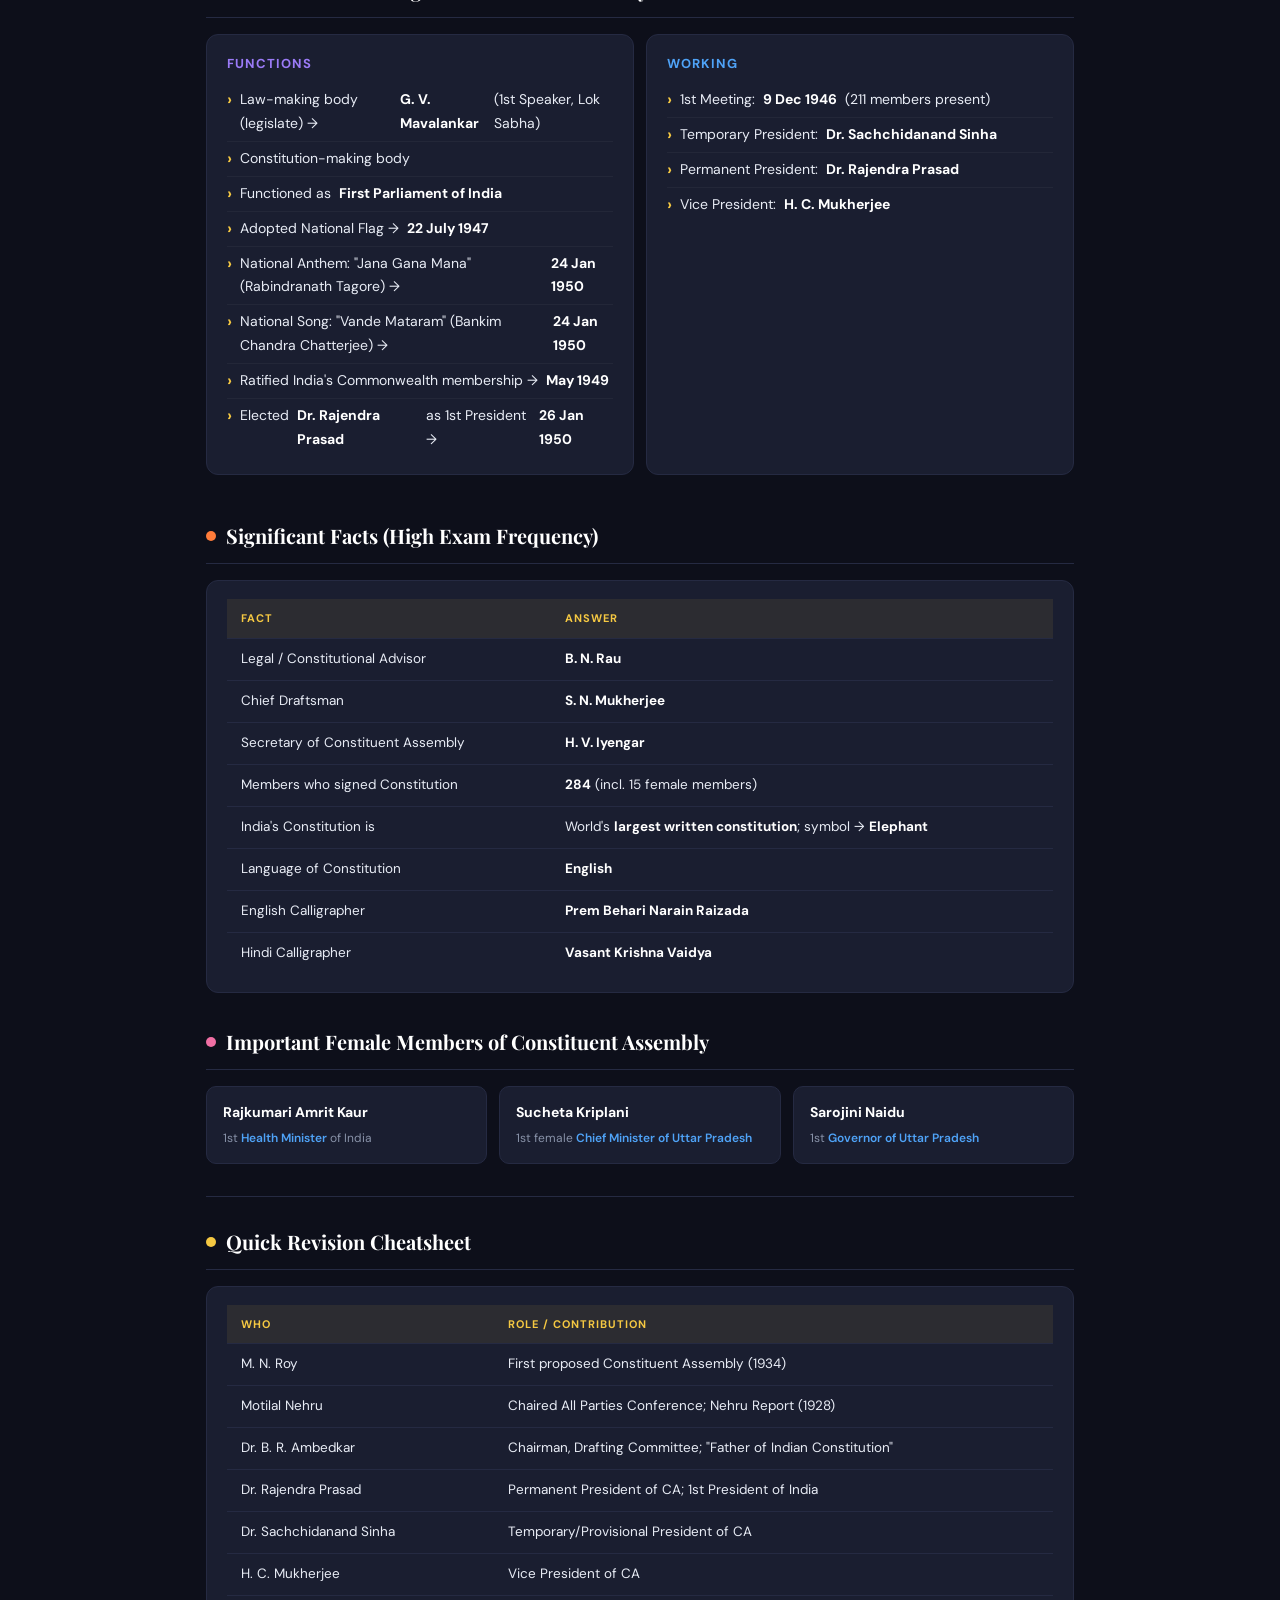
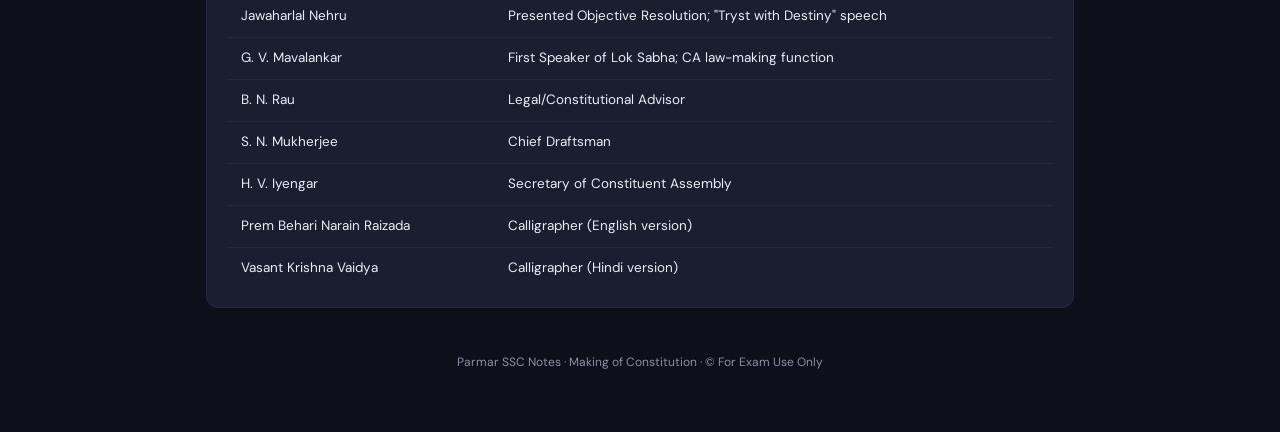
<file: pages/chapter1.html>
<!DOCTYPE html>
<html lang="en">
<head>
<meta charset="UTF-8">
<meta name="viewport" content="width=device-width, initial-scale=1.0">
<title>Making of Constitution – SSC Notes</title>
<link href="https://fonts.googleapis.com/css2?family=Playfair+Display:wght@700;900&family=DM+Sans:wght@400;500;600&display=swap" rel="stylesheet">
<style>
  :root {
    --bg: #0d0f1a;
    --surface: #141726;
    --card: #1a1e30;
    --border: #252a42;
    --gold: #f5c842;
    --orange: #ff7c3a;
    --blue: #4fa3f7;
    --green: #3ecf8e;
    --pink: #f06fa4;
    --purple: #9b7bf7;
    --text: #e8ecf5;
    --muted: #8892a8;
  }

  * { margin: 0; padding: 0; box-sizing: border-box; }

  body {
    background: var(--bg);
    color: var(--text);
    font-family: 'DM Sans', sans-serif;
    font-size: 15px;
    line-height: 1.7;
  }

  /* ---- HEADER ---- */
  .header {
    background: linear-gradient(135deg, #1a1030 0%, #0d1a2e 60%, #0d0f1a 100%);
    border-bottom: 2px solid var(--gold);
    padding: 40px 24px 32px;
    text-align: center;
    position: relative;
    overflow: hidden;
  }
  .header::before {
    content: '';
    position: absolute; inset: 0;
    background: radial-gradient(ellipse at 50% 0%, rgba(245,200,66,0.08) 0%, transparent 70%);
    pointer-events: none;
  }
  .header .badge {
    display: inline-block;
    background: var(--gold);
    color: #0d0f1a;
    font-weight: 700;
    font-size: 11px;
    letter-spacing: 2px;
    text-transform: uppercase;
    padding: 4px 14px;
    border-radius: 4px;
    margin-bottom: 14px;
  }
  .header h1 {
    font-family: 'Playfair Display', serif;
    font-size: clamp(26px, 6vw, 44px);
    font-weight: 900;
    color: #fff;
    line-height: 1.15;
  }
  .header h1 span { color: var(--gold); }
  .header p {
    margin-top: 10px;
    color: var(--muted);
    font-size: 13px;
    letter-spacing: 0.5px;
  }

  /* ---- LAYOUT ---- */
  .container {
    max-width: 900px;
    margin: 0 auto;
    padding: 28px 16px 60px;
  }

  /* ---- SECTION ---- */
  .section {
    margin-bottom: 32px;
  }
  .section-title {
    display: flex;
    align-items: center;
    gap: 10px;
    font-family: 'Playfair Display', serif;
    font-size: 20px;
    font-weight: 700;
    color: #fff;
    margin-bottom: 16px;
    padding-bottom: 10px;
    border-bottom: 1px solid var(--border);
  }
  .section-title .dot {
    width: 10px; height: 10px;
    border-radius: 50%;
    flex-shrink: 0;
  }

  /* ---- CARDS ---- */
  .card {
    background: var(--card);
    border: 1px solid var(--border);
    border-radius: 12px;
    padding: 18px 20px;
    margin-bottom: 12px;
  }
  .card-title {
    font-weight: 700;
    font-size: 13px;
    letter-spacing: 1px;
    text-transform: uppercase;
    margin-bottom: 8px;
  }

  /* ---- GRID ---- */
  .grid-2 { display: grid; grid-template-columns: 1fr 1fr; gap: 12px; }
  .grid-3 { display: grid; grid-template-columns: repeat(3, 1fr); gap: 12px; }
  .grid-4 { display: grid; grid-template-columns: repeat(2, 1fr); gap: 10px; }
  @media(max-width: 600px) {
    .grid-2, .grid-3, .grid-4 { grid-template-columns: 1fr; }
  }

  /* ---- TIMELINE ---- */
  .timeline { position: relative; padding-left: 28px; }
  .timeline::before {
    content: '';
    position: absolute; left: 6px; top: 4px; bottom: 4px;
    width: 2px;
    background: linear-gradient(to bottom, var(--gold), var(--orange), var(--blue));
    border-radius: 2px;
  }
  .tl-item {
    position: relative;
    margin-bottom: 18px;
  }
  .tl-item::before {
    content: '';
    position: absolute;
    left: -25px; top: 6px;
    width: 10px; height: 10px;
    border-radius: 50%;
    border: 2px solid var(--gold);
    background: var(--bg);
  }
  .tl-year {
    display: inline-block;
    background: var(--gold);
    color: #0d0f1a;
    font-weight: 700;
    font-size: 12px;
    padding: 2px 10px;
    border-radius: 4px;
    margin-bottom: 4px;
  }
  .tl-text { font-size: 14px; color: var(--muted); }
  .tl-text strong { color: var(--text); }

  /* ---- HIGHLIGHT PILL ---- */
  .pill {
    display: inline-block;
    padding: 3px 10px;
    border-radius: 20px;
    font-size: 12px;
    font-weight: 600;
    margin: 2px 3px 2px 0;
  }
  .pill-gold { background: rgba(245,200,66,0.12); color: var(--gold); border: 1px solid rgba(245,200,66,0.3); }
  .pill-blue { background: rgba(79,163,247,0.12); color: var(--blue); border: 1px solid rgba(79,163,247,0.3); }
  .pill-green { background: rgba(62,207,142,0.12); color: var(--green); border: 1px solid rgba(62,207,142,0.3); }
  .pill-pink { background: rgba(240,111,164,0.12); color: var(--pink); border: 1px solid rgba(240,111,164,0.3); }
  .pill-orange { background: rgba(255,124,58,0.12); color: var(--orange); border: 1px solid rgba(255,124,58,0.3); }
  .pill-purple { background: rgba(155,123,247,0.12); color: var(--purple); border: 1px solid rgba(155,123,247,0.3); }

  /* ---- STAT BOX ---- */
  .stat-box {
    background: var(--card);
    border: 1px solid var(--border);
    border-radius: 10px;
    padding: 16px;
    text-align: center;
  }
  .stat-num {
    font-family: 'Playfair Display', serif;
    font-size: 28px;
    font-weight: 900;
    line-height: 1;
  }
  .stat-label {
    font-size: 11px;
    color: var(--muted);
    margin-top: 4px;
    text-transform: uppercase;
    letter-spacing: 0.8px;
  }

  /* ---- TABLE ---- */
  .tbl { width: 100%; border-collapse: collapse; font-size: 13.5px; }
  .tbl th {
    background: rgba(245,200,66,0.08);
    color: var(--gold);
    font-weight: 700;
    font-size: 11px;
    letter-spacing: 1px;
    text-transform: uppercase;
    padding: 10px 14px;
    border-bottom: 1px solid var(--border);
    text-align: left;
  }
  .tbl td {
    padding: 9px 14px;
    border-bottom: 1px solid var(--border);
    color: var(--text);
    vertical-align: top;
  }
  .tbl tr:last-child td { border-bottom: none; }
  .tbl tr:hover td { background: rgba(255,255,255,0.02); }

  /* ---- ALERT / QUOTE BOX ---- */
  .quote-box {
    border-left: 3px solid var(--orange);
    background: rgba(255,124,58,0.06);
    padding: 12px 16px;
    border-radius: 0 8px 8px 0;
    font-size: 14px;
    font-style: italic;
    color: var(--text);
    margin: 12px 0;
  }
  .quote-box cite {
    display: block;
    margin-top: 6px;
    font-style: normal;
    font-size: 12px;
    color: var(--muted);
  }

  /* ---- PERSON CARD ---- */
  .person-card {
    background: var(--card);
    border: 1px solid var(--border);
    border-radius: 10px;
    padding: 14px 16px;
  }
  .person-name {
    font-weight: 700;
    font-size: 14px;
    color: #fff;
    margin-bottom: 4px;
  }
  .person-role {
    font-size: 12px;
    color: var(--muted);
  }
  .person-role span { color: var(--blue); font-weight: 600; }

  /* ---- BULLET LIST ---- */
  ul.clean { list-style: none; padding: 0; }
  ul.clean li {
    display: flex;
    gap: 8px;
    padding: 5px 0;
    font-size: 14px;
    color: var(--text);
    border-bottom: 1px solid rgba(255,255,255,0.04);
  }
  ul.clean li:last-child { border-bottom: none; }
  ul.clean li::before {
    content: '›';
    color: var(--gold);
    font-weight: 700;
    font-size: 16px;
    flex-shrink: 0;
    line-height: 1.5;
  }

  /* ---- DIVIDER ---- */
  .divider { border: none; border-top: 1px solid var(--border); margin: 28px 0; }

  /* ---- IMPORTANT TAG ---- */
  .imp {
    background: rgba(245,200,66,0.15);
    color: var(--gold);
    font-size: 11px;
    font-weight: 700;
    padding: 2px 7px;
    border-radius: 4px;
    letter-spacing: 0.5px;
    margin-left: 6px;
    vertical-align: middle;
  }

  .color-gold { color: var(--gold); }
  .color-blue { color: var(--blue); }
  .color-green { color: var(--green); }
  .color-orange { color: var(--orange); }
  .color-pink { color: var(--pink); }
  .color-purple { color: var(--purple); }
  strong { color: #fff; }
  .fs13 { font-size: 13px; }

  .back-link {
    padding: 16px 16px 0 16px;
    max-width: 900px;
    margin: 0 auto;
  }
  .back-link a {
    color: var(--gold);
    text-decoration: none;
    font-size: 13px;
    display: inline-flex;
    align-items: center;
    gap: 6px;
  }
  .back-link a:hover {
    text-decoration: underline;
  }
</style>
</head>
<body>

<div class="back-link">
  <p><a href="index.html">← Back to Table of Contents</a></p>
</div>

<!-- HEADER -->
<div class="header">
  <div class="badge">SSC CGL · CHSL · MTS · NTPC · Group D</div>
  <h1>Making of the <span>Constitution</span></h1>
  <p>Parmar SSC Notes · Polity · Complete Revision Sheet</p>
</div>

<div class="container">

  <!-- ─── SECTION 1: BASICS ─── -->
  <div class="section">
    <div class="section-title">
      <div class="dot" style="background:var(--gold)"></div>
      Constitution – Basics
    </div>
    <div class="grid-2">
      <div class="card">
        <ul class="clean">
          <li>Constitution lays out <strong>ideals</strong> that form the basis of the kind of country a nation aspires to be.</li>
          <li>Tradition of Constitution began in: <strong>USA (1787)</strong></li>
          <li>Independence of USA: <strong>4th July 1776</strong></li>
          <li>India's Constitution: <strong>Partly Rigid, Partly Flexible</strong></li>
          <li>All democratic countries likely have a Constitution — but NOT all countries with a Constitution are democratic.</li>
        </ul>
      </div>
      <div class="card">
        <div class="card-title color-blue">Other Forms of Government</div>
        <table class="tbl">
          <thead><tr><th>Type</th><th>Meaning</th><th>Examples</th></tr></thead>
          <tbody>
            <tr><td><span class="pill pill-pink">Communist</span></td><td>Means of production controlled by govt</td><td>China, North Korea, Cuba, Vietnam, Laos</td></tr>
            <tr><td><span class="pill pill-gold">Monarchic</span></td><td>Ruled by single person (King/Queen)</td><td>North Korea</td></tr>
            <tr><td><span class="pill pill-orange">Totalitarian</span></td><td>Total control over citizens' lives</td><td>—</td></tr>
            <tr><td><span class="pill pill-purple">Oligarchic</span></td><td>Government of a few people</td><td>Iran, Russia</td></tr>
          </tbody>
        </table>
      </div>
    </div>
  </div>

  <!-- ─── SECTION 2: CONSTITUENT ASSEMBLY TIMELINE ─── -->
  <div class="section">
    <div class="section-title">
      <div class="dot" style="background:var(--blue)"></div>
      Constituent Assembly – Timeline
    </div>
    <div class="card">
      <div class="timeline">
        <div class="tl-item">
          <div class="tl-year">1928</div>
          <div class="tl-text">Early draft of Indian Constitution — <strong>Nehru Report</strong> — submitted by All Parties Conference at Lucknow, chaired by <strong>Motilal Nehru</strong>.</div>
        </div>
        <div class="tl-item">
          <div class="tl-year">1934</div>
          <div class="tl-text"><strong>M. N. Roy</strong> first proposed the idea of a Constituent Assembly for India.</div>
        </div>
        <div class="tl-item">
          <div class="tl-year">1935</div>
          <div class="tl-text"><strong>Indian National Congress</strong> officially demanded a Constituent Assembly.</div>
        </div>
        <div class="tl-item">
          <div class="tl-year">1940 – August Offer</div>
          <div class="tl-text">Proposed by <strong>Lord Linlithgow</strong> (Viceroy) on 8 Aug 1940 to gain Indian support in WWII. Promised <strong>Dominion Status</strong> after the war. <span class="imp">REJECTED</span></div>
        </div>
        <div class="tl-item">
          <div class="tl-year">1942 – Cripps Proposal</div>
          <div class="tl-text">Offered Dominion Status + Constituent Assembly to draft new constitution. <span class="imp">REJECTED</span></div>
        </div>
        <div class="tl-item">
          <div class="tl-year">1945 – Wavell Plan</div>
          <div class="tl-text">Also called <strong>Shimla Conference</strong>. Proposed by <strong>Lord Wavell</strong>. Interim Executive Council with equal representation for Hindus and Muslims. <span class="imp">REJECTED</span></div>
        </div>
        <div class="tl-item">
          <div class="tl-year">1946 – Cabinet Mission Plan</div>
          <div class="tl-text"><strong>ACCEPTED</strong> by both Congress and Muslim League → Constituent Assembly was formed based on this plan.<br>
          Members: <strong>Pethick-Lawrence</strong> (Chairman), <strong>Stafford Cripps</strong>, <strong>A.V. Alexander</strong></div>
        </div>
      </div>
      <div class="quote-box">
        "Dominion status is dead as a door nail."
        <cite>— Jawaharlal Nehru (on why the first 3 British proposals were rejected)</cite>
      </div>
      <div class="fs13" style="color:var(--muted); margin-top: 8px;">All three plans (August Offer, Cripps, Wavell) were rejected because Congress demanded <strong>Purna Swaraj</strong> while British only offered <strong>Dominion Status</strong>.</div>
    </div>
  </div>

  <!-- ─── SECTION 3: CABINET MISSION COMPOSITION ─── -->
  <div class="section">
    <div class="section-title">
      <div class="dot" style="background:var(--green)"></div>
      Cabinet Mission Plan – Composition (389 Members)
    </div>
    <div class="grid-3" style="margin-bottom:12px">
      <div class="stat-box">
        <div class="stat-num color-gold">389</div>
        <div class="stat-label">Total Members</div>
      </div>
      <div class="stat-box">
        <div class="stat-num color-blue">296</div>
        <div class="stat-label">Elected (British India)</div>
      </div>
      <div class="stat-box">
        <div class="stat-num color-orange">93</div>
        <div class="stat-label">Nominated (Princely States)</div>
      </div>
    </div>
    <div class="grid-2">
      <div class="stat-box">
        <div class="stat-num color-green">292</div>
        <div class="stat-label">From 11 Governor Provinces</div>
      </div>
      <div class="stat-box">
        <div class="stat-num color-pink">4</div>
        <div class="stat-label">Chief Commissioner Provinces<br><span style="font-size:11px;font-weight:400;color:var(--muted)">(Ajmer-Marwar, Coorg, Delhi, Baluchistan)</span></div>
      </div>
    </div>
    <div class="card" style="margin-top:12px">
      <ul class="clean">
        <li>Seats divided among 3 communities: <span class="pill pill-blue">Muslim</span> <span class="pill pill-gold">Sikh</span> <span class="pill pill-green">General</span></li>
        <li>1 seat per <strong>1 million population</strong></li>
        <li>Method: <strong>Indirect Elections</strong> → Proportional Representation + Single Transferable Vote</li>
        <li>Elections held: <strong>July–August 1946</strong></li>
      </ul>
    </div>
    <div class="card" style="margin-top:0">
      <div class="card-title color-green">Election Results</div>
      <div class="grid-3">
        <div class="stat-box" style="padding:10px">
          <div class="stat-num color-gold" style="font-size:22px">208</div>
          <div class="stat-label">INC (Congress)</div>
        </div>
        <div class="stat-box" style="padding:10px">
          <div class="stat-num color-orange" style="font-size:22px">73</div>
          <div class="stat-label">Muslim League</div>
        </div>
        <div class="stat-box" style="padding:10px">
          <div class="stat-num color-muted" style="font-size:22px">15</div>
          <div class="stat-label">Independents</div>
        </div>
      </div>
      <p style="margin-top:10px; font-size:13px; color:var(--muted)">After Muslim League boycott → Remaining seats: <strong style="color:var(--text)">299 (after Partition)</strong></p>
    </div>
  </div>

  <!-- ─── SECTION 4: INTERIM GOVT ─── -->
  <div class="section">
    <div class="section-title">
      <div class="dot" style="background:var(--orange)"></div>
      Interim Government (2 Sep 1946 – 15 Aug 1947)
    </div>
    <div class="card">
      <ul class="clean">
        <li><strong>President of Executive Council (Viceroy):</strong> Viscount Wavell (till Feb 1947) → Lord Mountbatten (from Feb 1947)</li>
        <li><strong>Commander-in-Chief:</strong> Sir Claude Auchinleck</li>
      </ul>
    </div>
    <div class="card" style="margin-top:0">
      <div class="card-title color-orange">Portfolio Assignments</div>
      <table class="tbl">
        <thead><tr><th>Portfolio</th><th>Person</th><th>Party</th></tr></thead>
        <tbody>
          <tr><td>Vice President + External Affairs</td><td>Jawaharlal Nehru</td><td><span class="pill pill-green">INC</span></td></tr>
          <tr><td>Home Affairs, Info & Broadcasting</td><td>Sardar Vallabhbhai Patel</td><td><span class="pill pill-green">INC</span></td></tr>
          <tr><td>Agriculture & Food</td><td>Rajendra Prasad</td><td><span class="pill pill-green">INC</span></td></tr>
          <tr><td>Defence</td><td>Baldev Singh</td><td><span class="pill pill-green">INC</span></td></tr>
          <tr><td>Labour</td><td>Jagjivan Ram</td><td><span class="pill pill-green">INC</span></td></tr>
          <tr><td>Education & Arts</td><td>C. Rajagopalachari</td><td><span class="pill pill-green">INC</span></td></tr>
          <tr><td>Industries & Supplies</td><td>John Mathai</td><td><span class="pill pill-green">INC</span></td></tr>
          <tr><td>Finance</td><td>Liaquat Ali Khan</td><td><span class="pill pill-orange">ML</span></td></tr>
          <tr><td>Commerce</td><td>Ibrahim Ismail Chundrigar</td><td><span class="pill pill-orange">ML</span></td></tr>
          <tr><td>Health</td><td>Ghazanfar Ali Khan</td><td><span class="pill pill-orange">ML</span></td></tr>
          <tr><td>Law</td><td>Jogendra Nath Mandal</td><td><span class="pill pill-orange">ML</span></td></tr>
          <tr><td>Railways, Communication, Post & Air</td><td>Abdur Rab Nishtar</td><td><span class="pill pill-orange">ML</span></td></tr>
        </tbody>
      </table>
    </div>
  </div>

  <!-- ─── SECTION 5: OBJECTIVE RESOLUTION ─── -->
  <div class="section">
    <div class="section-title">
      <div class="dot" style="background:var(--purple)"></div>
      Objective Resolution
    </div>
    <div class="grid-2">
      <div class="card">
        <div class="card-title color-purple">Key Dates</div>
        <ul class="clean">
          <li><strong>13 Dec 1946:</strong> Objective Resolution <em>presented</em> by Jawaharlal Nehru</li>
          <li><strong>22 Jan 1947:</strong> Objective Resolution <em>accepted</em> by Constituent Assembly</li>
        </ul>
      </div>
      <div class="card">
        <div class="card-title color-gold">Tryst with Destiny</div>
        <p class="fs13" style="color:var(--muted)">Famous speech by Nehru on <strong style="color:var(--text)">14 Aug 1947</strong> before Constituent Assembly. Referred to Gandhi as:</p>
        <div class="quote-box" style="margin-top:8px">"The ambition of the greatest man of our generation has been to wipe every tear from every eye."</div>
      </div>
    </div>
  </div>

  <!-- ─── SECTION 6: COMMITTEES ─── -->
  <div class="section">
    <div class="section-title">
      <div class="dot" style="background:var(--pink)"></div>
      Committees of Constituent Assembly
      <span class="imp">8 Major + 13 Minor</span>
    </div>
    <div class="card">
      <div class="card-title color-pink">Major Committees</div>
      <table class="tbl">
        <thead><tr><th>Chairman</th><th>Committee(s)</th></tr></thead>
        <tbody>
          <tr><td>Jawaharlal Nehru</td><td>Union Power Committee · Union Constitution Committee · State Committee</td></tr>
          <tr><td>Sardar Patel</td><td>Provincial Constitution Committee · Advisory Committee on Fundamental Rights, Minorities, Tribal & Excluded Area</td></tr>
          <tr><td>Rajendra Prasad</td><td>Rules of Procedure Committee · Steering Committee</td></tr>
          <tr><td><strong class="color-gold">B. R. Ambedkar</strong></td><td><strong>Drafting Committee</strong></td></tr>
        </tbody>
      </table>
    </div>
    <div class="card" style="margin-top:0">
      <div class="card-title color-blue">Minor Committees (13)</div>
      <table class="tbl">
        <thead><tr><th>#</th><th>Committee</th><th>Chairman</th></tr></thead>
        <tbody>
          <tr><td>1</td><td>Finance and Staff Committee</td><td>Dr. Rajendra Prasad</td></tr>
          <tr><td>2</td><td>Ad-hoc Committee on the National Flag</td><td>Dr. Rajendra Prasad</td></tr>
          <tr><td>3</td><td>Credential Committee</td><td>Alladi Krishnaswamy Ayyar</td></tr>
          <tr><td>4</td><td>House Committee</td><td>B. Pattabhi Sitaramayya</td></tr>
          <tr><td>5</td><td>Committee on Chief Commissioners Provinces</td><td>B. Pattabhi Sitaramayya</td></tr>
          <tr><td>6</td><td>Order of Business Committee</td><td>Dr. K. M. Munshi</td></tr>
          <tr><td>7</td><td>Committee on Functions of the Constituent Assembly</td><td>G. V. Mavalankar</td></tr>
          <tr><td>8</td><td>Ad-hoc Committee on the Supreme Court</td><td>S. Varadachariar</td></tr>
          <tr><td>9</td><td>Ad-hoc Committee on Citizenship</td><td>S. Varadachariar</td></tr>
          <tr><td>10</td><td>Expert Committee on Financial Provisions of Union Constitution</td><td>Nalini Ranjan Sarkar</td></tr>
          <tr><td>11</td><td>Linguistic Provinces Committee</td><td>S. K. Dhar</td></tr>
          <tr><td>12</td><td>Special Committee to Examine the Draft Constitution</td><td>J. L. Nehru</td></tr>
          <tr><td>13</td><td>Press Gallery Committee</td><td>Usha Nath Sen</td></tr>
        </tbody>
      </table>
    </div>
  </div>

  <!-- ─── SECTION 7: DRAFTING COMMITTEE ─── -->
  <div class="section">
    <div class="section-title">
      <div class="dot" style="background:var(--gold)"></div>
      Drafting Committee
    </div>
    <div class="grid-2">
      <div class="card">
        <div class="card-title color-gold">Key Facts</div>
        <ul class="clean">
          <li>Set up: <strong>29 August 1947</strong></li>
          <li>Total members: <strong>7</strong></li>
          <li>Chairman: <strong>Dr. B. R. Ambedkar</strong> ("Modern Manuh / Modern Man")</li>
          <li>Ambedkar elected from <strong>Bengal (Jul 1946)</strong>; after partition → from <strong>Bombay Presidency</strong></li>
        </ul>
      </div>
      <div class="card">
        <div class="card-title color-blue">Other 6 Members</div>
        <ol style="padding-left:18px; font-size:14px; line-height:2">
          <li>Alladi Krishnaswami Ayyar</li>
          <li>N. Gopalaswami Ayyangar</li>
          <li>Muhammed Saadulah</li>
          <li>B. L. Mitter → replaced by <strong>N. Madhav Rau</strong></li>
          <li>D. P. Khaitan → replaced by <strong>T. T. Krishnamachari</strong></li>
          <li>K. M. Munshi</li>
        </ol>
      </div>
    </div>
    <div class="card" style="margin-top:0">
      <div class="card-title color-orange">Draft Readings</div>
      <table class="tbl">
        <thead><tr><th>Event</th><th>Date / Duration</th></tr></thead>
        <tbody>
          <tr><td>First Draft Published</td><td>21 Feb 1948 (8 months for public discussion)</td></tr>
          <tr><td>Final Draft presented by Ambedkar</td><td>4 November 1948</td></tr>
          <tr><td>1st Reading</td><td>5 days (4 Nov 1948 – 9 Nov 1948)</td></tr>
          <tr><td>2nd Reading</td><td>10 months 3 days (15 Nov 1948 – 17 Oct 1949)</td></tr>
          <tr><td>3rd Reading</td><td>Completed 26 Nov 1949</td></tr>
          <tr><td>Members on 1st Day</td><td>211 members present</td></tr>
        </tbody>
      </table>
    </div>
  </div>

  <!-- ─── SECTION 8: IMPORTANT SESSIONS ─── -->
  <div class="section">
    <div class="section-title">
      <div class="dot" style="background:var(--green)"></div>
      Important Sessions & Key Dates
    </div>
    <div class="grid-4" style="margin-bottom:12px">
      <div class="stat-box"><div class="stat-num color-gold">11</div><div class="stat-label">Total Sessions</div></div>
      <div class="stat-box"><div class="stat-num color-blue">165</div><div class="stat-label">Total Days</div></div>
      <div class="stat-box"><div class="stat-num color-green" style="font-size:18px">2y 11m 18d</div><div class="stat-label">Time to Draft</div></div>
      <div class="stat-box"><div class="stat-num color-orange">₹64L</div><div class="stat-label">Budget</div></div>
    </div>
    <div class="card">
      <table class="tbl">
        <thead><tr><th>Event</th><th>Date</th></tr></thead>
        <tbody>
          <tr><td>1st Session</td><td>9 – 23 December 1946</td></tr>
          <tr><td>10th Session</td><td>6 – 17 October 1949</td></tr>
          <tr><td>11th Session (Last)</td><td>14 – 26 November 1949</td></tr>
          <tr><td><strong>Constitution Adopted</strong> <span class="imp">Constitution Day</span></td><td><strong>26 November 1949</strong></td></tr>
          <tr><td><strong>Constitution Enforced / Commenced</strong> <span class="imp">Republic Day</span></td><td><strong>26 January 1950</strong></td></tr>
        </tbody>
      </table>
      <div class="quote-box" style="margin-top:12px; border-left-color: var(--green)">
        Why 26 January? → Same date in <strong>1930</strong>, Purna Swaraj Day was celebrated following the <strong>Lahore Session (1929)</strong>.
      </div>
    </div>
    <div class="card" style="margin-top:0">
      <div class="card-title color-blue">Provisions Imposed on 26 Nov 1949 (before full enforcement)</div>
      <div style="display:flex; flex-wrap:wrap; gap:8px; margin-top:4px">
        <span class="pill pill-gold">Citizenship (Art. 5–9)</span>
        <span class="pill pill-blue">Elections (Art. 324–329)</span>
        <span class="pill pill-green">Provisional Parliament</span>
      </div>
    </div>
    <div class="card" style="margin-top:0">
      <div class="card-title color-gold">Original Constitution Structure</div>
      <div class="grid-4">
        <div class="stat-box" style="padding:10px"><div class="stat-num color-gold" style="font-size:22px">395</div><div class="stat-label">Articles</div></div>
        <div class="stat-box" style="padding:10px"><div class="stat-num color-blue" style="font-size:22px">8</div><div class="stat-label">Schedules</div></div>
        <div class="stat-box" style="padding:10px"><div class="stat-num color-green" style="font-size:22px">22</div><div class="stat-label">Parts</div></div>
        <div class="stat-box" style="padding:10px"><div class="stat-num color-orange" style="font-size:22px">1</div><div class="stat-label">Preamble</div></div>
      </div>
    </div>
  </div>

  <!-- ─── SECTION 9: FUNCTIONS & WORKING ─── -->
  <div class="section">
    <div class="section-title">
      <div class="dot" style="background:var(--purple)"></div>
      Functions & Working of Constituent Assembly
    </div>
    <div class="grid-2">
      <div class="card">
        <div class="card-title color-purple">Functions</div>
        <ul class="clean">
          <li>Law-making body (legislate) → <strong>G. V. Mavalankar</strong> (1st Speaker, Lok Sabha)</li>
          <li>Constitution-making body</li>
          <li>Functioned as <strong>First Parliament of India</strong></li>
          <li>Adopted National Flag → <strong>22 July 1947</strong></li>
          <li>National Anthem: "Jana Gana Mana" (Rabindranath Tagore) → <strong>24 Jan 1950</strong></li>
          <li>National Song: "Vande Mataram" (Bankim Chandra Chatterjee) → <strong>24 Jan 1950</strong></li>
          <li>Ratified India's Commonwealth membership → <strong>May 1949</strong></li>
          <li>Elected <strong>Dr. Rajendra Prasad</strong> as 1st President → <strong>26 Jan 1950</strong></li>
        </ul>
      </div>
      <div class="card">
        <div class="card-title color-blue">Working</div>
        <ul class="clean">
          <li>1st Meeting: <strong>9 Dec 1946</strong> (211 members present)</li>
          <li>Temporary President: <strong>Dr. Sachchidanand Sinha</strong></li>
          <li>Permanent President: <strong>Dr. Rajendra Prasad</strong></li>
          <li>Vice President: <strong>H. C. Mukherjee</strong></li>
        </ul>
      </div>
    </div>
  </div>

  <!-- ─── SECTION 10: SIGNIFICANT FACTS ─── -->
  <div class="section">
    <div class="section-title">
      <div class="dot" style="background:var(--orange)"></div>
      Significant Facts (High Exam Frequency)
    </div>
    <div class="card">
      <table class="tbl">
        <thead><tr><th>Fact</th><th>Answer</th></tr></thead>
        <tbody>
          <tr><td>Legal / Constitutional Advisor</td><td><strong>B. N. Rau</strong></td></tr>
          <tr><td>Chief Draftsman</td><td><strong>S. N. Mukherjee</strong></td></tr>
          <tr><td>Secretary of Constituent Assembly</td><td><strong>H. V. Iyengar</strong></td></tr>
          <tr><td>Members who signed Constitution</td><td><strong>284</strong> (incl. 15 female members)</td></tr>
          <tr><td>India's Constitution is</td><td>World's <strong>largest written constitution</strong>; symbol → <strong>Elephant</strong></td></tr>
          <tr><td>Language of Constitution</td><td><strong>English</strong></td></tr>
          <tr><td>English Calligrapher</td><td><strong>Prem Behari Narain Raizada</strong></td></tr>
          <tr><td>Hindi Calligrapher</td><td><strong>Vasant Krishna Vaidya</strong></td></tr>
        </tbody>
      </table>
    </div>
  </div>

  <!-- ─── SECTION 11: IMPORTANT WOMEN ─── -->
  <div class="section">
    <div class="section-title">
      <div class="dot" style="background:var(--pink)"></div>
      Important Female Members of Constituent Assembly
    </div>
    <div class="grid-3">
      <div class="person-card">
        <div class="person-name">Rajkumari Amrit Kaur</div>
        <div class="person-role">1st <span>Health Minister</span> of India</div>
      </div>
      <div class="person-card">
        <div class="person-name">Sucheta Kriplani</div>
        <div class="person-role">1st female <span>Chief Minister of Uttar Pradesh</span></div>
      </div>
      <div class="person-card">
        <div class="person-name">Sarojini Naidu</div>
        <div class="person-role">1st <span>Governor of Uttar Pradesh</span></div>
      </div>
    </div>
  </div>

  <!-- ─── QUICK REVISION ─── -->
  <hr class="divider">
  <div class="section">
    <div class="section-title">
      <div class="dot" style="background:var(--gold)"></div>
      Quick Revision Cheatsheet
    </div>
    <div class="card">
      <table class="tbl">
        <thead><tr><th>Who</th><th>Role / Contribution</th></tr></thead>
        <tbody>
          <tr><td>M. N. Roy</td><td>First proposed Constituent Assembly (1934)</td></tr>
          <tr><td>Motilal Nehru</td><td>Chaired All Parties Conference; Nehru Report (1928)</td></tr>
          <tr><td>Dr. B. R. Ambedkar</td><td>Chairman, Drafting Committee; "Father of Indian Constitution"</td></tr>
          <tr><td>Dr. Rajendra Prasad</td><td>Permanent President of CA; 1st President of India</td></tr>
          <tr><td>Dr. Sachchidanand Sinha</td><td>Temporary/Provisional President of CA</td></tr>
          <tr><td>H. C. Mukherjee</td><td>Vice President of CA</td></tr>
          <tr><td>Jawaharlal Nehru</td><td>Presented Objective Resolution; "Tryst with Destiny" speech</td></tr>
          <tr><td>G. V. Mavalankar</td><td>First Speaker of Lok Sabha; CA law-making function</td></tr>
          <tr><td>B. N. Rau</td><td>Legal/Constitutional Advisor</td></tr>
          <tr><td>S. N. Mukherjee</td><td>Chief Draftsman</td></tr>
          <tr><td>H. V. Iyengar</td><td>Secretary of Constituent Assembly</td></tr>
          <tr><td>Prem Behari Narain Raizada</td><td>Calligrapher (English version)</td></tr>
          <tr><td>Vasant Krishna Vaidya</td><td>Calligrapher (Hindi version)</td></tr>
        </tbody>
      </table>
    </div>
  </div>

  <div style="text-align:center; color:var(--muted); font-size:12px; padding-top:12px">
    Parmar SSC Notes · Making of Constitution · © For Exam Use Only
  </div>

</div>
</body>
</html>
</file>
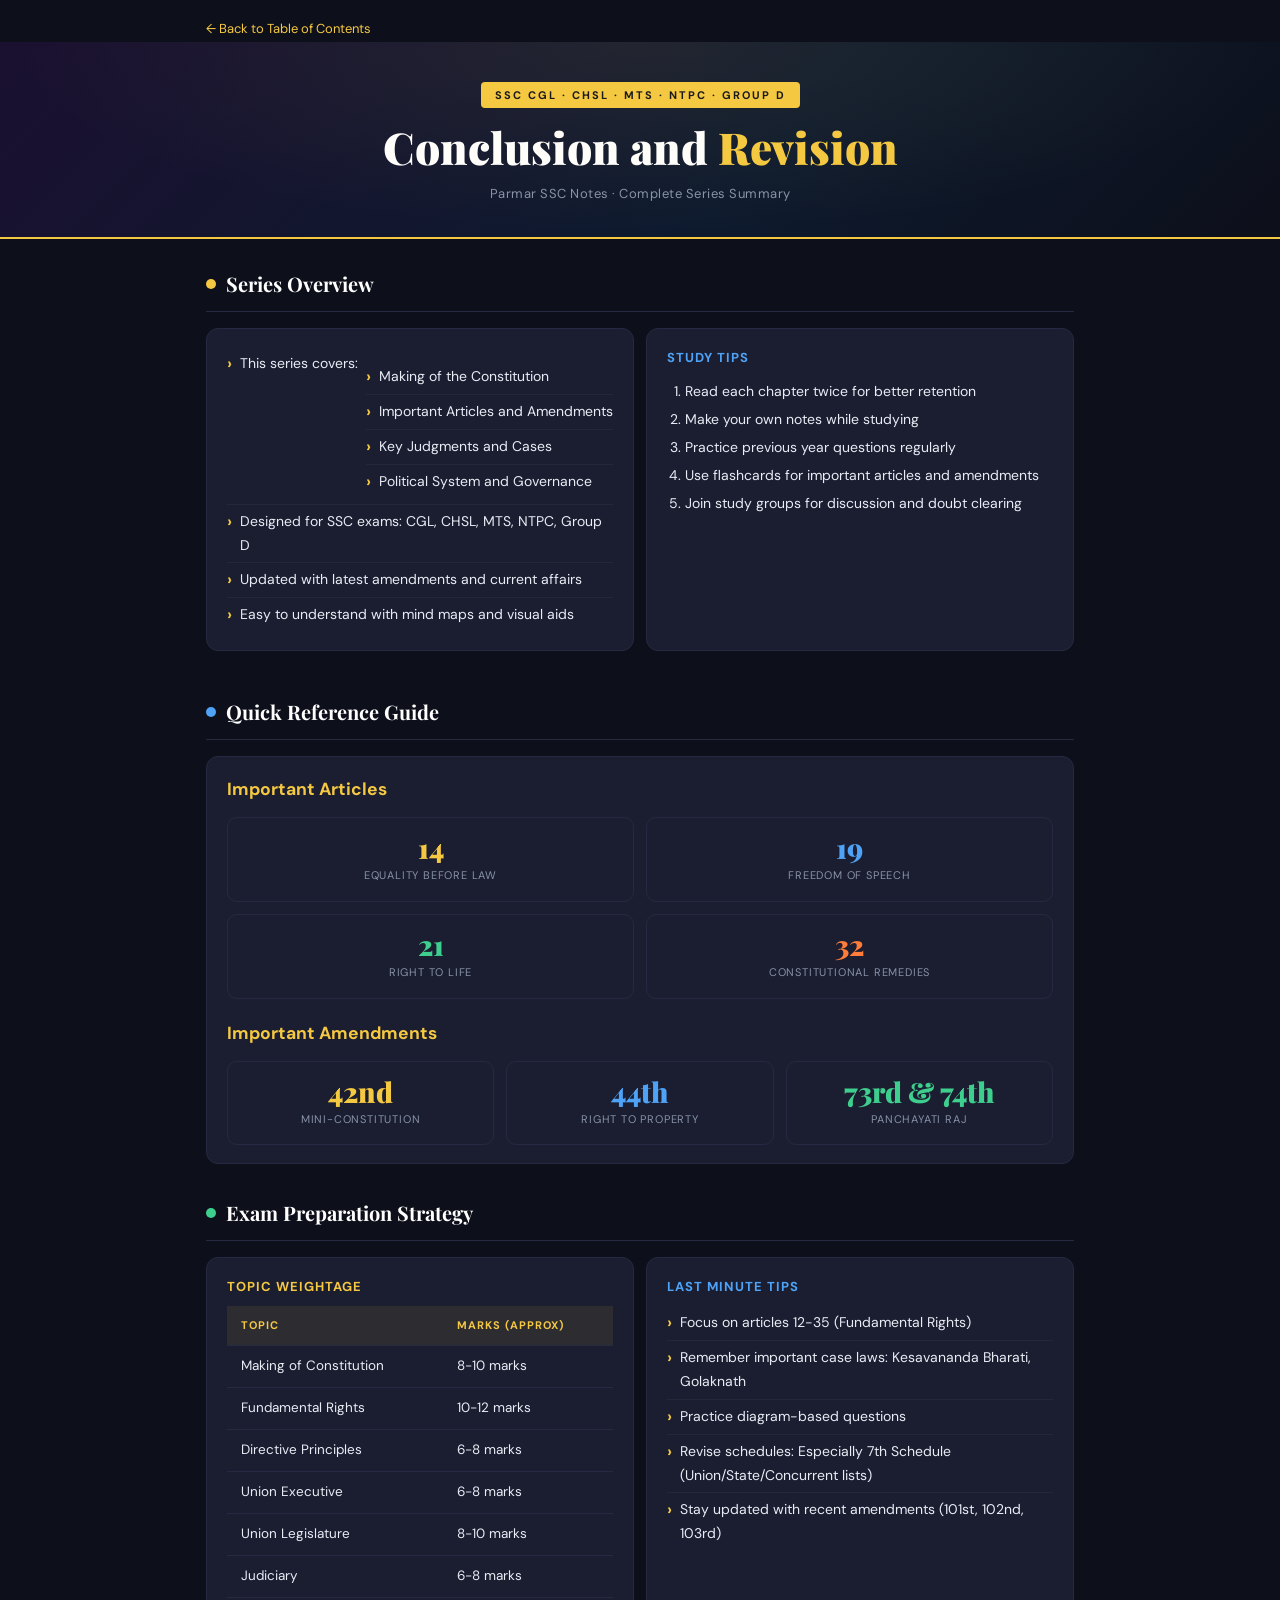
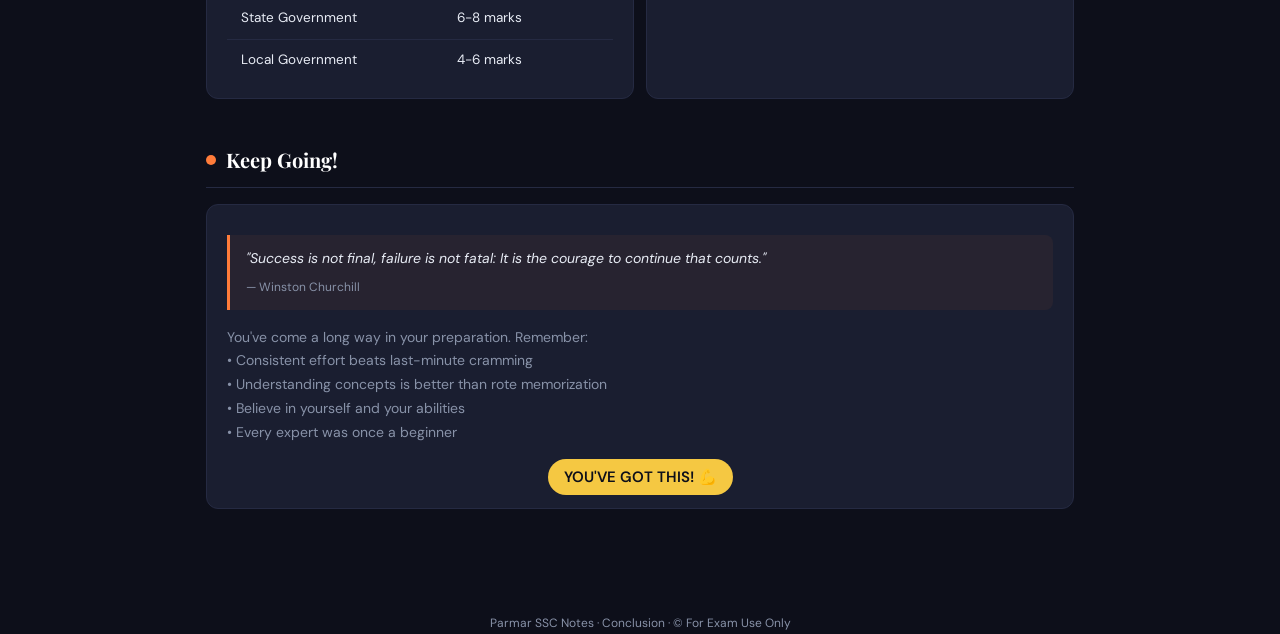
<file: pages/chapter3.html>
<!DOCTYPE html>
<html lang="en">
<head>
<meta charset="UTF-8">
<meta name="viewport" content="width=device-width, initial-scale=1.0">
<title>Conclusion – SSC Notes</title>
<link href="https://fonts.googleapis.com/css2?family=Playfair+Display:wght@700;900&family=DM+Sans:wght@400;500;600&display=swap" rel="stylesheet">
<style>
  :root {
    --bg: #0d0f1a;
    --surface: #141726;
    --card: #1a1e30;
    --border: #252a42;
    --gold: #f5c842;
    --orange: #ff7c3a;
    --blue: #4fa3f7;
    --green: #3ecf8e;
    --pink: #f06fa4;
    --purple: #9b7bf7;
    --text: #e8ecf5;
    --muted: #8892a8;
  }

  * { margin: 0; padding: 0; box-sizing: border-box; }

  body {
    background: var(--bg);
    color: var(--text);
    font-family: 'DM Sans', sans-serif;
    font-size: 15px;
    line-height: 1.7;
  }

  /* ---- HEADER ---- */
  .header {
    background: linear-gradient(135deg, #1a1030 0%, #0d1a2e 60%, #0d0f1a 100%);
    border-bottom: 2px solid var(--gold);
    padding: 40px 24px 32px;
    text-align: center;
    position: relative;
    overflow: hidden;
  }
  .header::before {
    content: '';
    position: absolute; inset: 0;
    background: radial-gradient(ellipse at 50% 0%, rgba(245,200,66,0.08) 0%, transparent 70%);
    pointer-events: none;
  }
  .header .badge {
    display: inline-block;
    background: var(--gold);
    color: #0d0f1a;
    font-weight: 700;
    font-size: 11px;
    letter-spacing: 2px;
    text-transform: uppercase;
    padding: 4px 14px;
    border-radius: 4px;
    margin-bottom: 14px;
  }
  .header h1 {
    font-family: 'Playfair Display', serif;
    font-size: clamp(26px, 6vw, 44px);
    font-weight: 900;
    color: #fff;
    line-height: 1.15;
  }
  .header h1 span { color: var(--gold); }
  .header p {
    margin-top: 10px;
    color: var(--muted);
    font-size: 13px;
    letter-spacing: 0.5px;
  }

  /* ---- LAYOUT ---- */
  .container {
    max-width: 900px;
    margin: 0 auto;
    padding: 28px 16px 60px;
  }

  /* ---- SECTION ---- */
  .section {
    margin-bottom: 32px;
  }
  .section-title {
    display: flex;
    align-items: center;
    gap: 10px;
    font-family: 'Playfair Display', serif;
    font-size: 20px;
    font-weight: 700;
    color: #fff;
    margin-bottom: 16px;
    padding-bottom: 10px;
    border-bottom: 1px solid var(--border);
  }
  .section-title .dot {
    width: 10px; height: 10px;
    border-radius: 50%;
    flex-shrink: 0;
  }

  /* ---- CARDS ---- */
  .card {
    background: var(--card);
    border: 1px solid var(--border);
    border-radius: 12px;
    padding: 18px 20px;
    margin-bottom: 12px;
  }
  .card-title {
    font-weight: 700;
    font-size: 13px;
    letter-spacing: 1px;
    text-transform: uppercase;
    margin-bottom: 8px;
  }

  /* ---- GRID ---- */
  .grid-2 { display: grid; grid-template-columns: 1fr 1fr; gap: 12px; }
  .grid-3 { display: grid; grid-template-columns: repeat(3, 1fr); gap: 12px; }
  .grid-4 { display: grid; grid-template-columns: repeat(2, 1fr); gap: 10px; }
  @media(max-width: 600px) {
    .grid-2, .grid-3, .grid-4 { grid-template-columns: 1fr; }
  }

  /* ---- TIMELINE ---- */
  .timeline { position: relative; padding-left: 28px; }
  .timeline::before {
    content: '';
    position: absolute; left: 6px; top: 4px; bottom: 4px;
    width: 2px;
    background: linear-gradient(to bottom, var(--gold), var(--orange), var(--blue));
    border-radius: 2px;
  }
  .tl-item {
    position: relative;
    margin-bottom: 18px;
  }
  .tl-item::before {
    content: '';
    position: absolute;
    left: -25px; top: 6px;
    width: 10px; height: 10px;
    border-radius: 50%;
    border: 2px solid var(--gold);
    background: var(--bg);
  }
  .tl-year {
    display: inline-block;
    background: var(--gold);
    color: #0d0f1a;
    font-weight: 700;
    font-size: 12px;
    padding: 2px 10px;
    border-radius: 4px;
    margin-bottom: 4px;
  }
  .tl-text { font-size: 14px; color: var(--muted); }
  .tl-text strong { color: var(--text); }

  /* ---- HIGHLIGHT PILL ---- */
  .pill {
    display: inline-block;
    padding: 3px 10px;
    border-radius: 20px;
    font-size: 12px;
    font-weight: 600;
    margin: 2px 3px 2px 0;
  }
  .pill-gold { background: rgba(245,200,66,0.12); color: var(--gold); border: 1px solid rgba(245,200,66,0.3); }
  .pill-blue { background: rgba(79,163,247,0.12); color: var(--blue); border: 1px solid rgba(79,163,247,0.3); }
  .pill-green { background: rgba(62,207,142,0.12); color: var(--green); border: 1px solid rgba(62,207,142,0.3); }
  .pill-pink { background: rgba(240,111,164,0.12); color: var(--pink); border: 1px solid rgba(240,111,164,0.3); }
  .pill-orange { background: rgba(255,124,58,0.12); color: var(--orange); border: 1px solid rgba(255,124,58,0.3); }
  .pill-purple { background: rgba(155,123,247,0.12); color: var(--purple); border: 1px solid rgba(155,123,247,0.3); }

  /* ---- STAT BOX ---- */
  .stat-box {
    background: var(--card);
    border: 1px solid var(--border);
    border-radius: 10px;
    padding: 16px;
    text-align: center;
  }
  .stat-num {
    font-family: 'Playfair Display', serif;
    font-size: 28px;
    font-weight: 900;
    line-height: 1;
  }
  .stat-label {
    font-size: 11px;
    color: var(--muted);
    margin-top: 4px;
    text-transform: uppercase;
    letter-spacing: 0.8px;
  }

  /* ---- TABLE ---- */
  .tbl { width: 100%; border-collapse: collapse; font-size: 13.5px; }
  .tbl th {
    background: rgba(245,200,66,0.08);
    color: var(--gold);
    font-weight: 700;
    font-size: 11px;
    letter-spacing: 1px;
    text-transform: uppercase;
    padding: 10px 14px;
    border-bottom: 1px solid var(--border);
    text-align: left;
  }
  .tbl td {
    padding: 9px 14px;
    border-bottom: 1px solid var(--border);
    color: var(--text);
    vertical-align: top;
  }
  .tbl tr:last-child td { border-bottom: none; }
  .tbl tr:hover td { background: rgba(255,255,255,0.02); }

  /* ---- ALERT / QUOTE BOX ---- */
  .quote-box {
    border-left: 3px solid var(--orange);
    background: rgba(255,124,58,0.06);
    padding: 12px 16px;
    border-radius: 0 8px 8px 0;
    font-size: 14px;
    font-style: italic;
    color: var(--text);
    margin: 12px 0;
  }
  .quote-box cite {
    display: block;
    margin-top: 6px;
    font-style: normal;
    font-size: 12px;
    color: var(--muted);
  }

  /* ---- PERSON CARD ---- */
  .person-card {
    background: var(--card);
    border: 1px solid var(--border);
    border-radius: 10px;
    padding: 14px 16px;
  }
  .person-name {
    font-weight: 700;
    font-size: 14px;
    color: #fff;
    margin-bottom: 4px;
  }
  .person-role {
    font-size: 12px;
    color: var(--muted);
  }
  .person-role span { color: var(--blue); font-weight: 600; }

  /* ---- BULLET LIST ---- */
  ul.clean { list-style: none; padding: 0; }
  ul.clean li {
    display: flex;
    gap: 8px;
    padding: 5px 0;
    font-size: 14px;
    color: var(--text);
    border-bottom: 1px solid rgba(255,255,255,0.04);
  }
  ul.clean li:last-child { border-bottom: none; }
  ul.clean li::before {
    content: '›';
    color: var(--gold);
    font-weight: 700;
    font-size: 16px;
    flex-shrink: 0;
    line-height: 1.5;
  }

  /* ---- DIVIDER ---- */
  .divider { border: none; border-top: 1px solid var(--border); margin: 28px 0; }

  /* ---- IMPORTANT TAG ---- */
  .imp {
    background: rgba(245,200,66,0.15);
    color: var(--gold);
    font-size: 11px;
    font-weight: 700;
    padding: 2px 7px;
    border-radius: 4px;
    letter-spacing: 0.5px;
    margin-left: 6px;
    vertical-align: middle;
  }

  .color-gold { color: var(--gold); }
  .color-blue { color: var(--blue); }
  .color-green { color: var(--green); }
  .color-orange { color: var(--orange); }
  .color-pink { color: var(--pink); }
  .color-purple { color: var(--purple); }
  strong { color: #fff; }
  .fs13 { font-size: 13px; }

  .back-link {
    padding: 16px 16px 0 16px;
    max-width: 900px;
    margin: 0 auto;
  }
  .back-link a {
    color: var(--gold);
    text-decoration: none;
    font-size: 13px;
    display: inline-flex;
    align-items: center;
    gap: 6px;
  }
  .back-link a:hover {
    text-decoration: underline;
  }
</style>
</head>
<body>

<div class="back-link">
  <p><a href="index.html">← Back to Table of Contents</a></p>
</div>

<!-- HEADER -->
<div class="header">
  <div class="badge">SSC CGL · CHSL · MTS · NTPC · Group D</div>
  <h1>Conclusion and <span>Revision</span></h1>
  <p>Parmar SSC Notes · Complete Series Summary</p>
</div>

<div class="container">

  <!-- ─── SECTION 1: SERIES OVERVIEW ─── -->
  <div class="section">
    <div class="section-title">
      <div class="dot" style="background:var(--gold)"></div>
      Series Overview
    </div>
    <div class="grid-2">
      <div class="card">
        <ul class="clean">
          <li>This series covers:<ul class="clean" style="margin-top:8px;">
            <li>Making of the Constitution</li>
            <li>Important Articles and Amendments</li>
            <li>Key Judgments and Cases</li>
            <li>Political System and Governance</li>
          </ul></li>
          <li>Designed for SSC exams: CGL, CHSL, MTS, NTPC, Group D</li>
          <li>Updated with latest amendments and current affairs</li>
          <li>Easy to understand with mind maps and visual aids</li>
        </ul>
      </div>
      <div class="card">
        <div class="card-title color-blue">Study Tips</div>
        <ol style="padding-left:18px; font-size:14px; line-height:2">
          <li>Read each chapter twice for better retention</li>
          <li>Make your own notes while studying</li>
          <li>Practice previous year questions regularly</li>
          <li>Use flashcards for important articles and amendments</li>
          <li>Join study groups for discussion and doubt clearing</li>
        </ol>
      </div>
    </div>
  </div>

  <!-- ─── SECTION 2: QUICK REFERENCE ─── -->
  <div class="section">
    <div class="section-title">
      <div class="dot" style="background:var(--blue)"></div>
      Quick Reference Guide
    </div>
    <div class="card">
      <h3 style="color:var(--gold); margin-bottom:12px;">Important Articles</h3>
      <div class="grid-2">
        <div class="stat-box"><div class="stat-num color-gold">14</div><div class="stat-label">Equality Before Law</div></div>
        <div class="stat-box"><div class="stat-num color-blue">19</div><div class="stat-label">Freedom of Speech</div></div>
        <div class="stat-box"><div class="stat-num color-green">21</div><div class="stat-label">Right to Life</div></div>
        <div class="stat-box"><div class="stat-num color-orange">32</div><div class="stat-label">Constitutional Remedies</div></div>
      </div>
      <h3 style="color:var(--gold); margin:20px 0 12px;">Important Amendments</h3>
      <div class="grid-3">
        <div class="stat-box"><div class="stat-num color-gold">42nd</div><div class="stat-label">Mini-Constitution</div></div>
        <div class="stat-box"><div class="stat-num color-blue">44th</div><div class="stat-label">Right to Property</div></div>
        <div class="stat-box"><div class="stat-num color-green">73rd & 74th</div><div class="stat-label">Panchayati Raj</div></div>
      </div>
    </div>
  </div>

  <!-- ─── SECTION 3: EXAM PREPARATION ─── -->
  <div class="section">
    <div class="section-title">
      <div class="dot" style="background:var(--green)"></div>
      Exam Preparation Strategy
    </div>
    <div class="grid-2">
      <div class="card">
        <div class="card-title color-gold">Topic Weightage</div>
        <table class="tbl">
          <thead><tr><th>Topic</th><th>Marks (Approx)</th></tr></thead>
          <tbody>
            <tr><td>Making of Constitution</td><td>8-10 marks</td></tr>
            <tr><td>Fundamental Rights</td><td>10-12 marks</td></tr>
            <tr><td>Directive Principles</td><td>6-8 marks</td></tr>
            <tr><td>Union Executive</td><td>6-8 marks</td></tr>
            <tr><td>Union Legislature</td><td>8-10 marks</td></tr>
            <tr><td>Judiciary</td><td>6-8 marks</td></tr>
            <tr><td>State Government</td><td>6-8 marks</td></tr>
            <tr><td>Local Government</td><td>4-6 marks</td></tr>
          </tbody>
        </table>
      </div>
      <div class="card">
        <div class="card-title color-blue">Last Minute Tips</div>
        <ul class="clean">
          <li>Focus on articles 12-35 (Fundamental Rights)</li>
          <li>Remember important case laws: Kesavananda Bharati, Golaknath</li>
          <li>Practice diagram-based questions</li>
          <li>Revise schedules: Especially 7th Schedule (Union/State/Concurrent lists)</li>
          <li>Stay updated with recent amendments (101st, 102nd, 103rd)</li>
        </ul>
      </div>
    </div>
  </div>

  <!-- ─── SECTION 4: MOTIVATION ─── -->
  <div class="section">
    <div class="section-title">
      <div class="dot" style="background:var(--orange)"></div>
      Keep Going!
    </div>
    <div class="card">
      <div class="quote-box">
        "Success is not final, failure is not fatal: It is the courage to continue that counts."
        <cite>— Winston Churchill</cite>
      </div>
      <p style="margin-top:16px; font-size:14px; color:var(--muted);">
        You've come a long way in your preparation. Remember:<br>
        • Consistent effort beats last-minute cramming<br>
        • Understanding concepts is better than rote memorization<br>
        • Believe in yourself and your abilities<br>
        • Every expert was once a beginner
      </p>
      <div style="text-align:center; margin-top:20px;">
        <span style="background:var(--gold); color:#0d0f1a; padding:8px 16px; border-radius:20px; font-weight:600;">
          YOU'VE GOT THIS! 💪
        </span>
      </div>
    </div>
  </div>

</div>

<div style="text-align:center; color:var(--muted); font-size:12px; padding-top:12px">
  Parmar SSC Notes · Conclusion · © For Exam Use Only
</div>

</body>
</html>
</file>
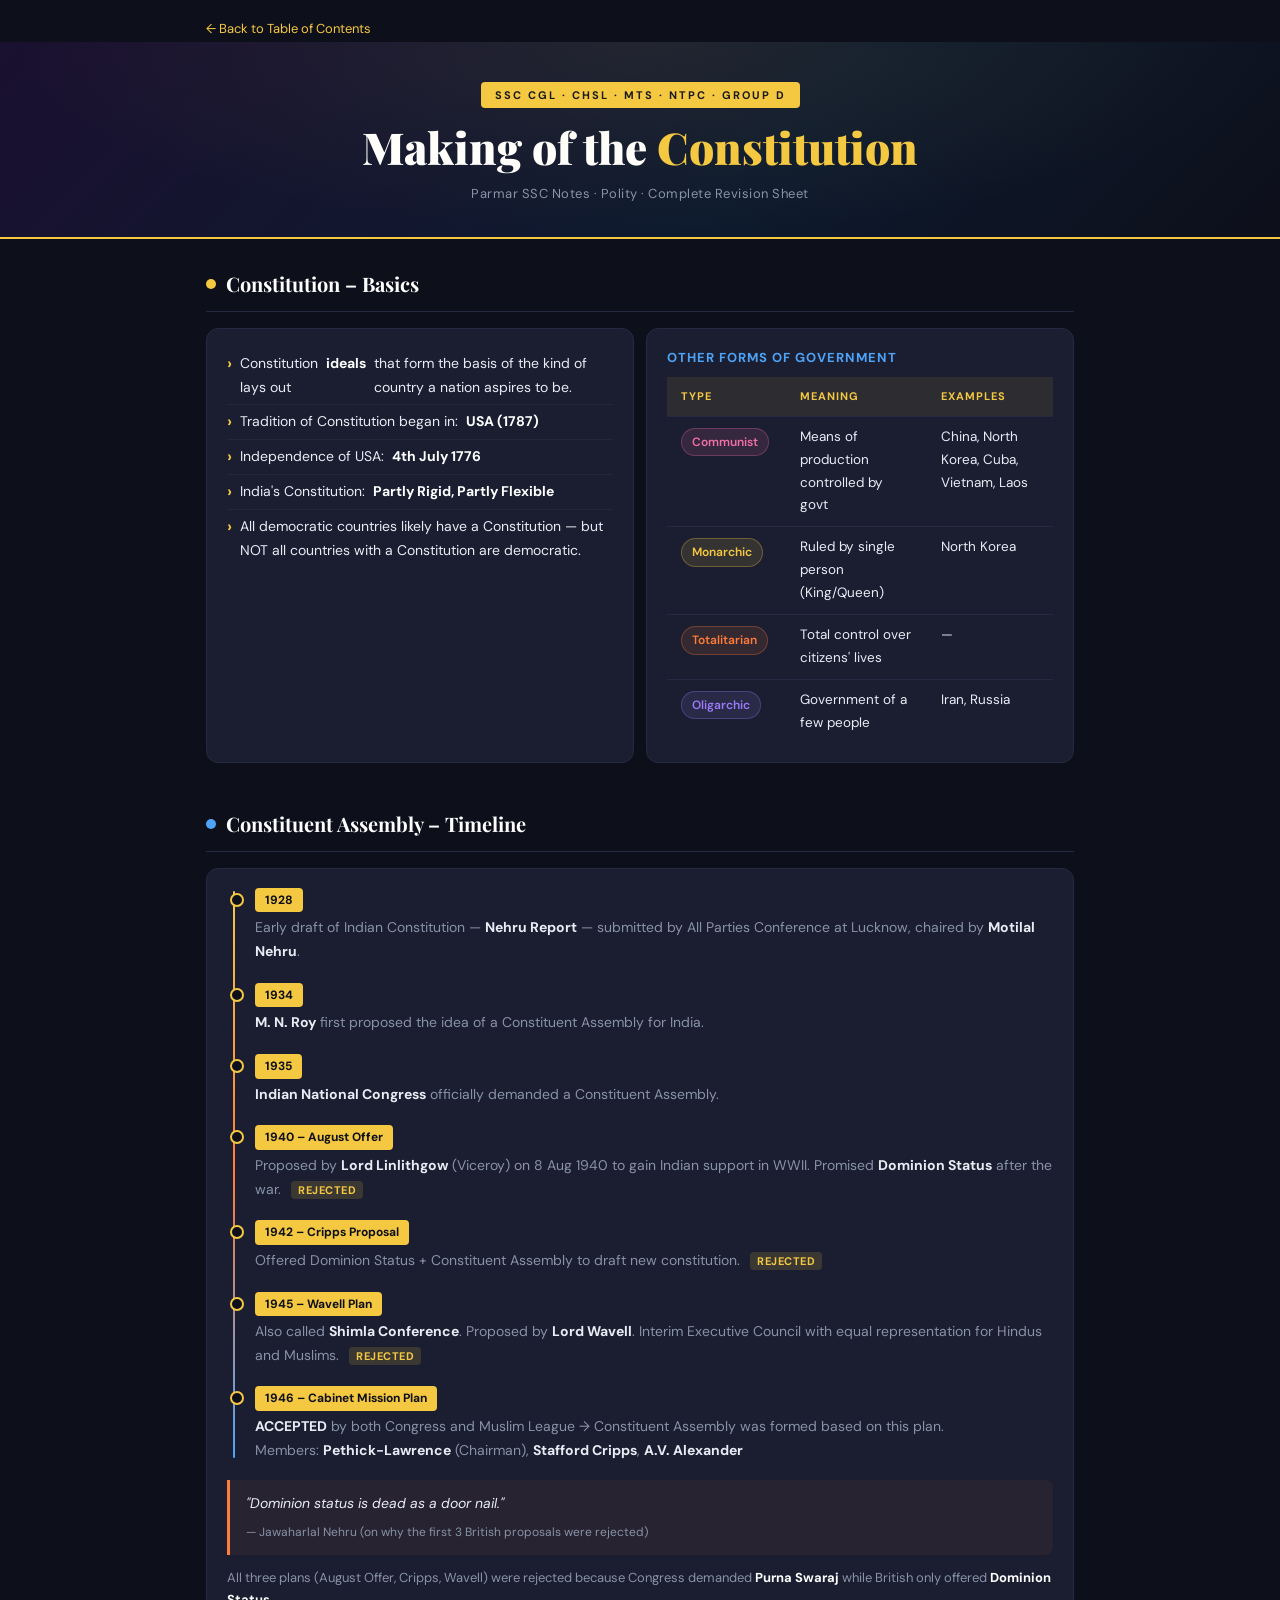
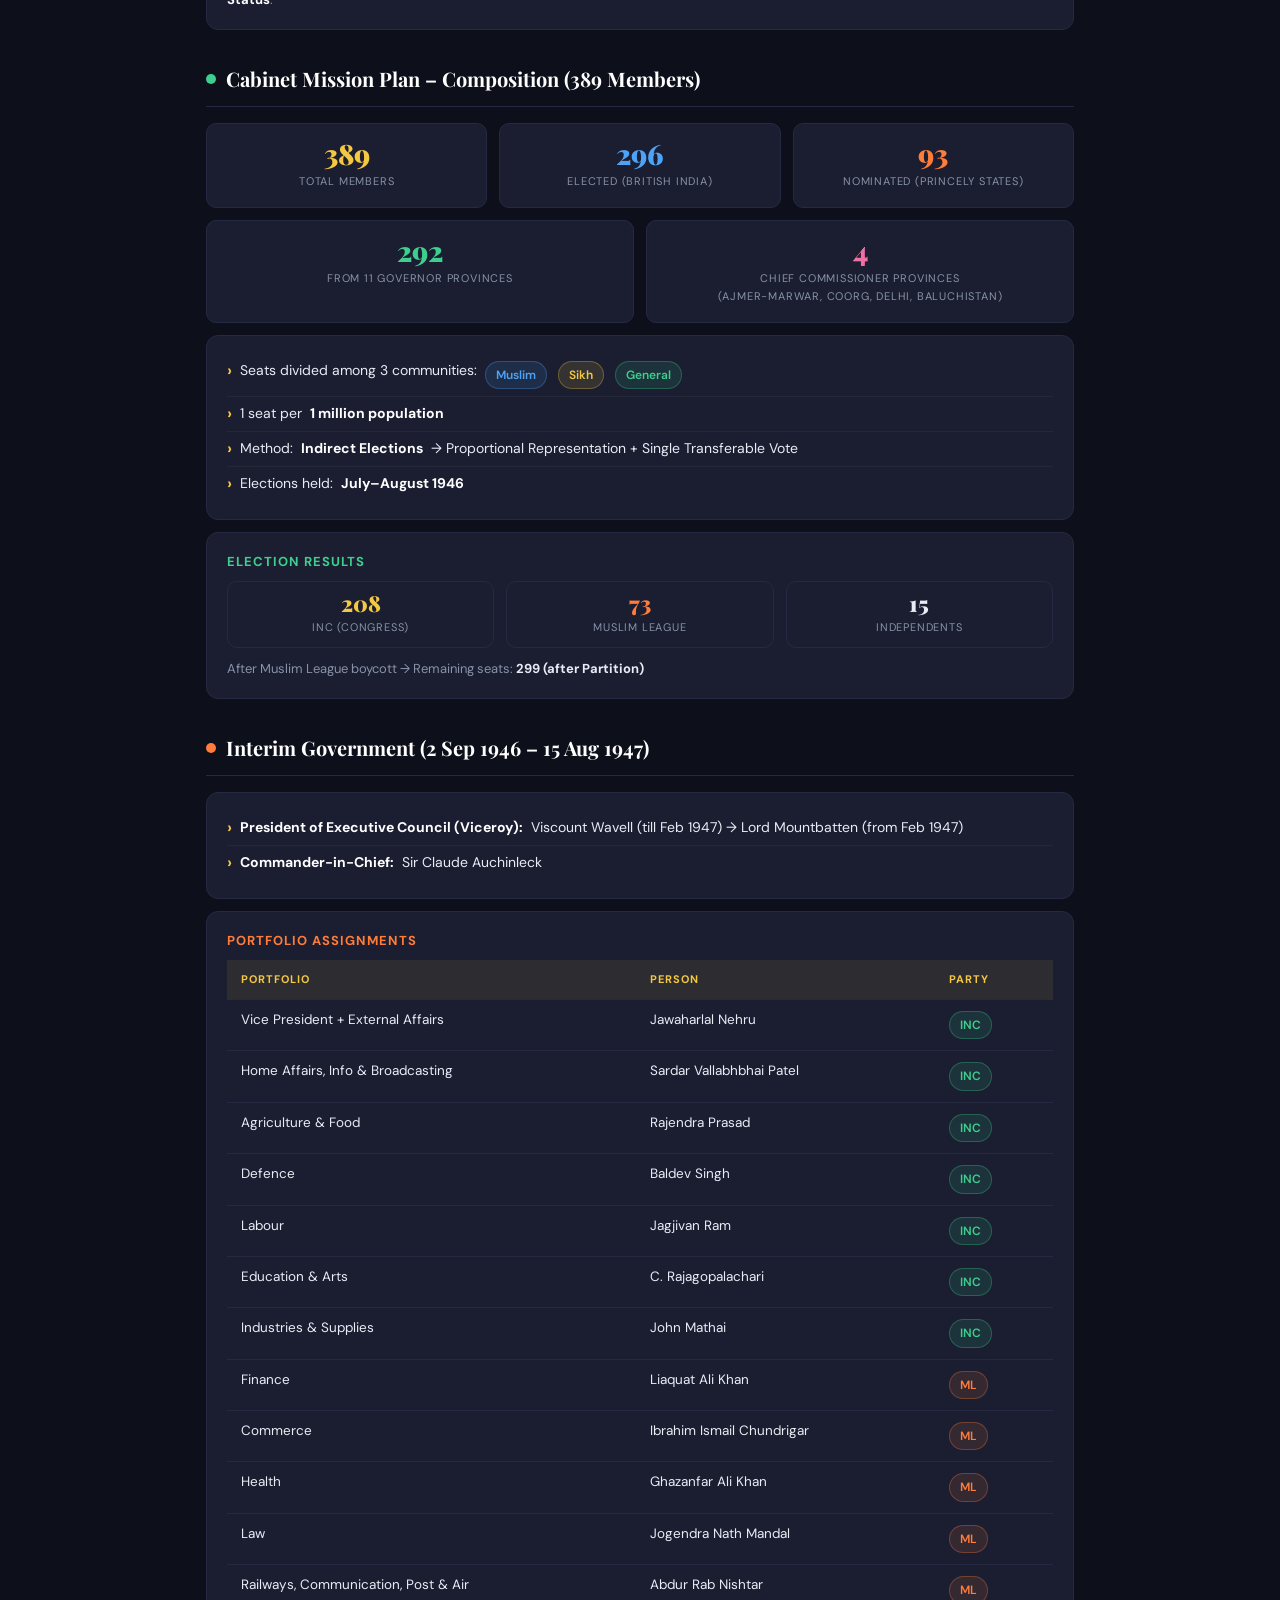
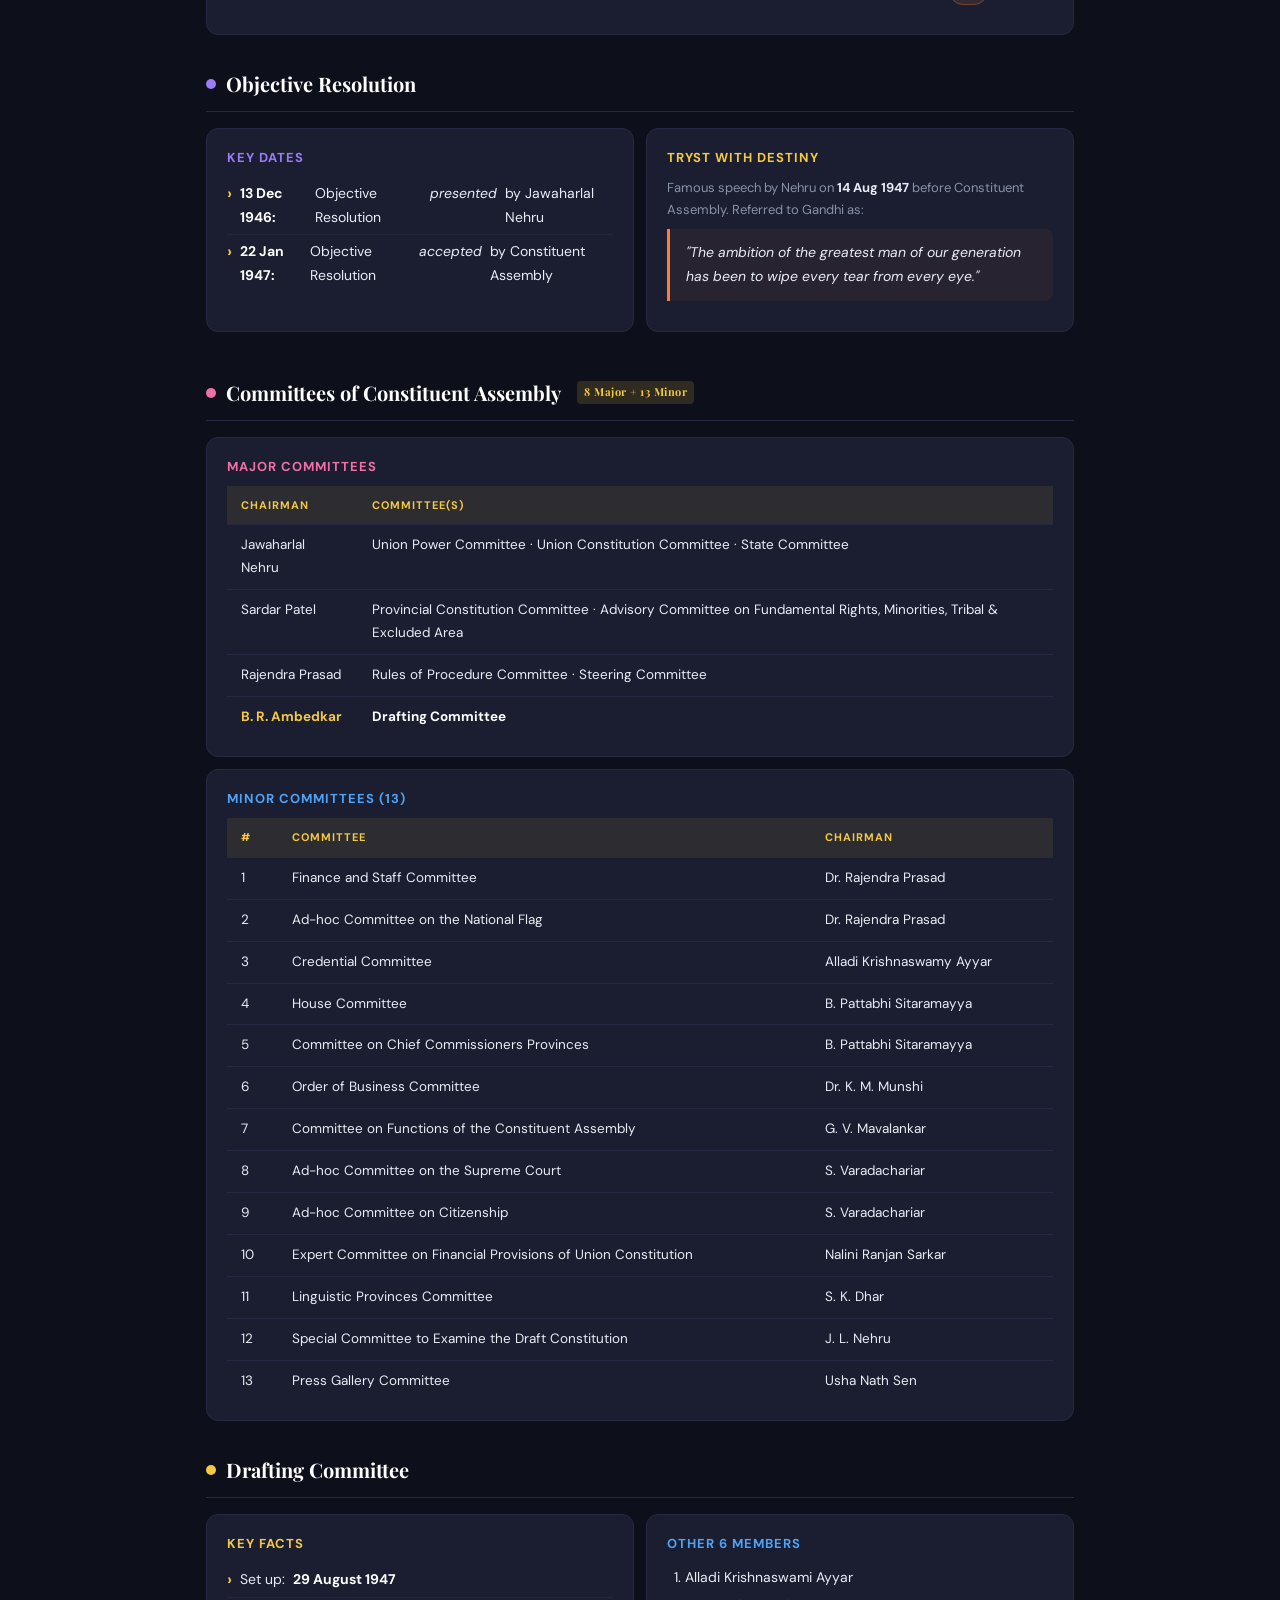
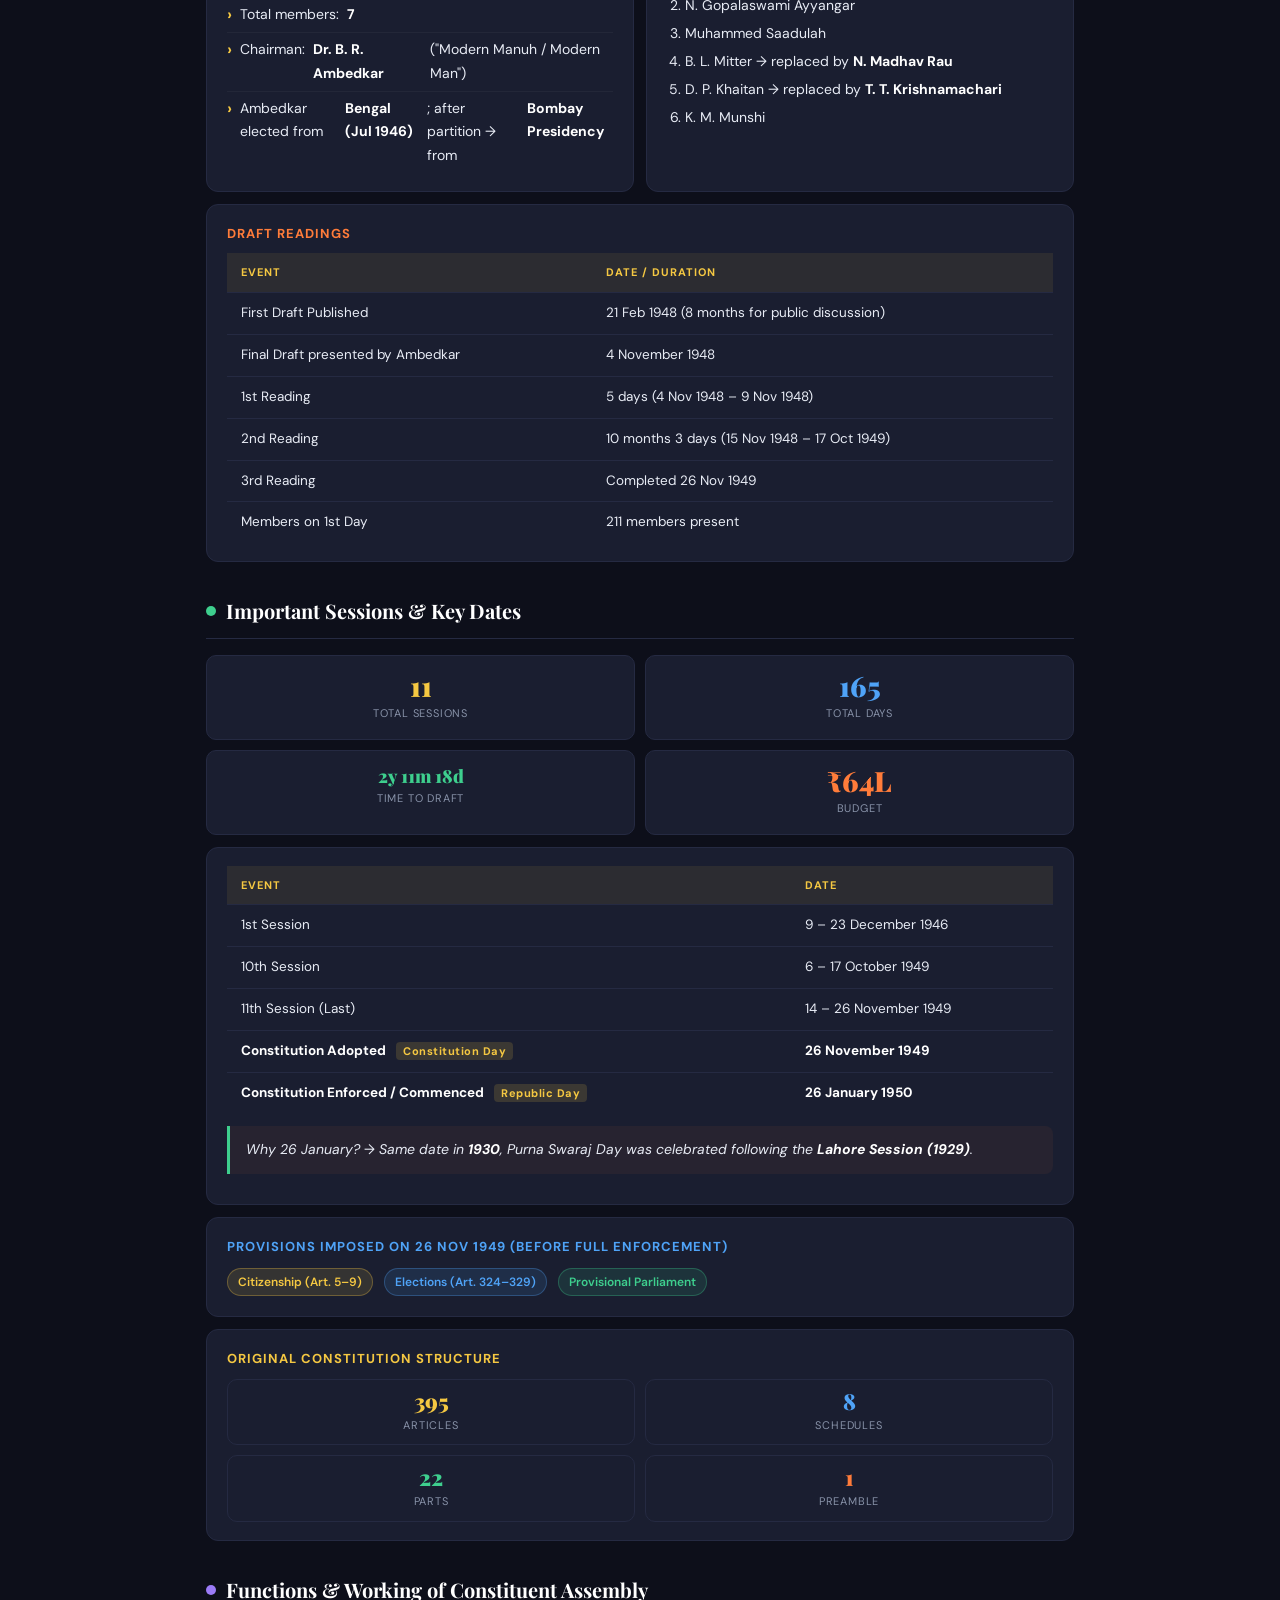
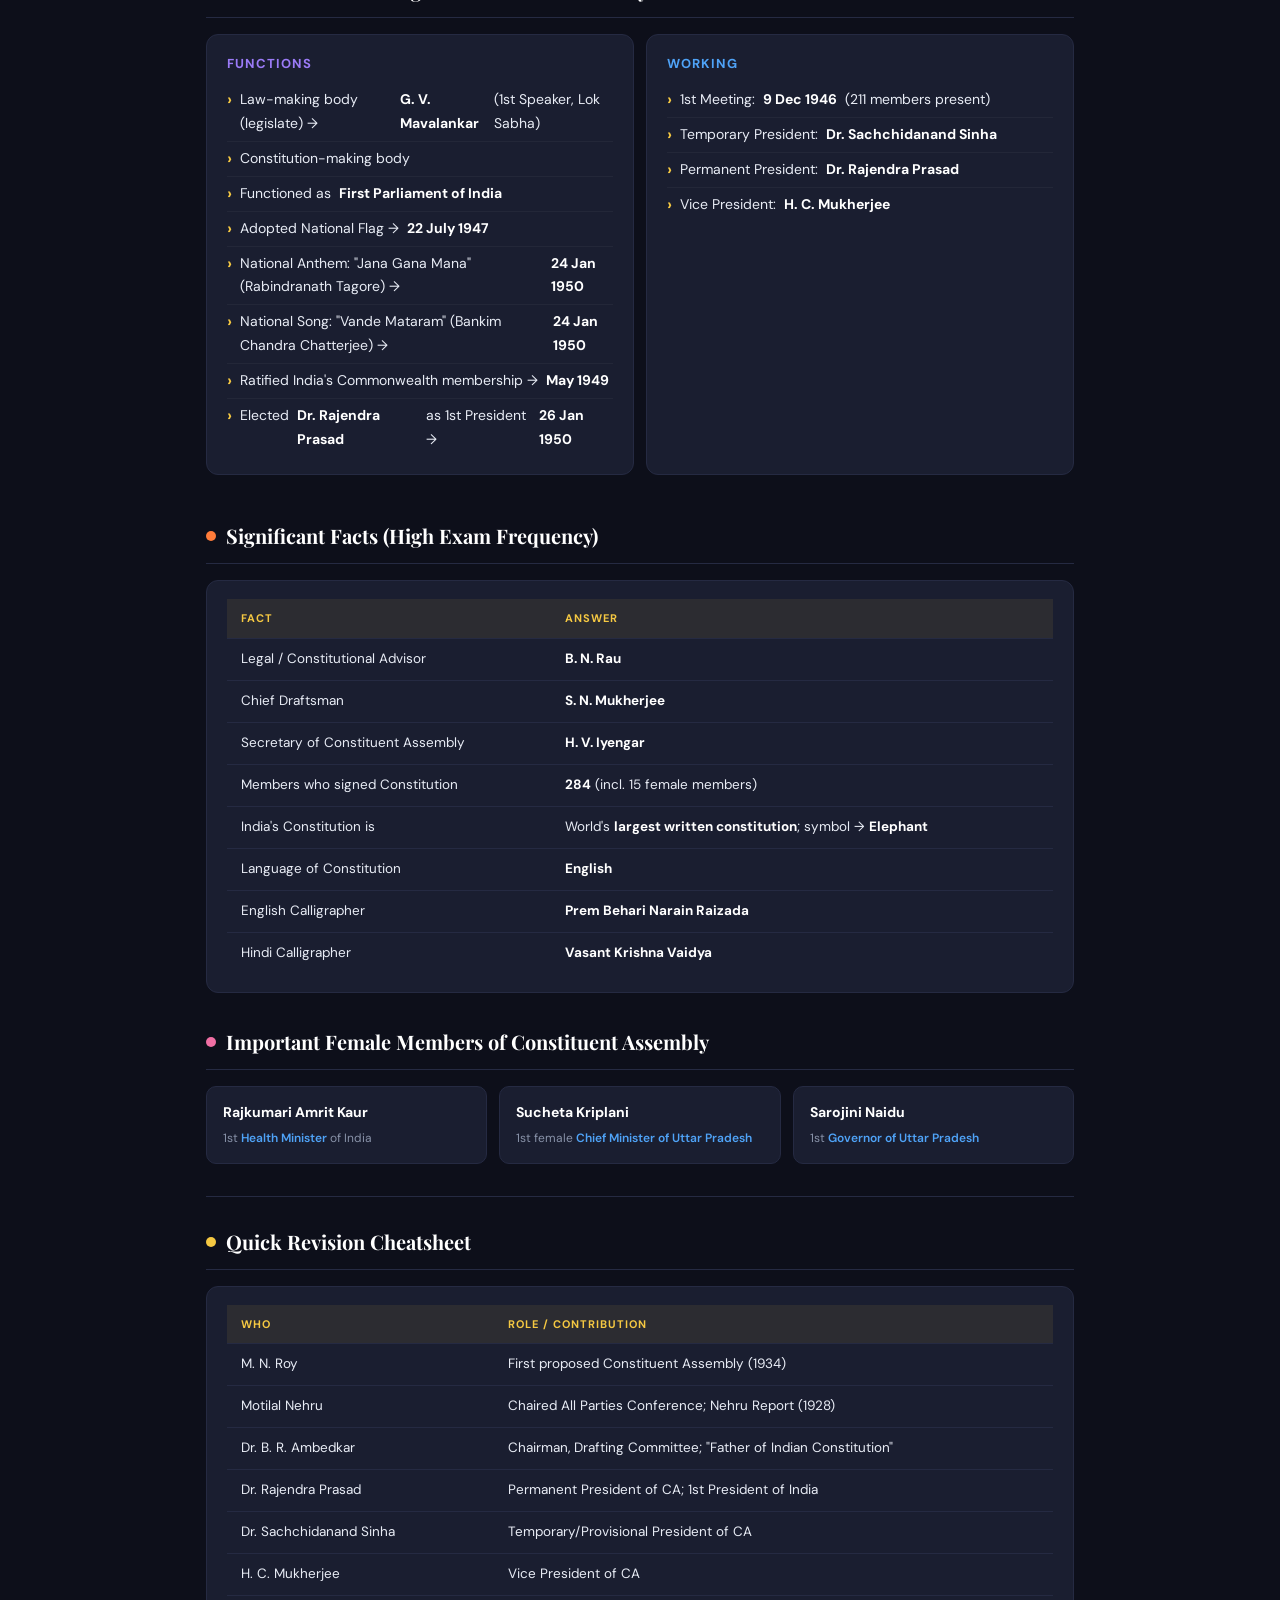
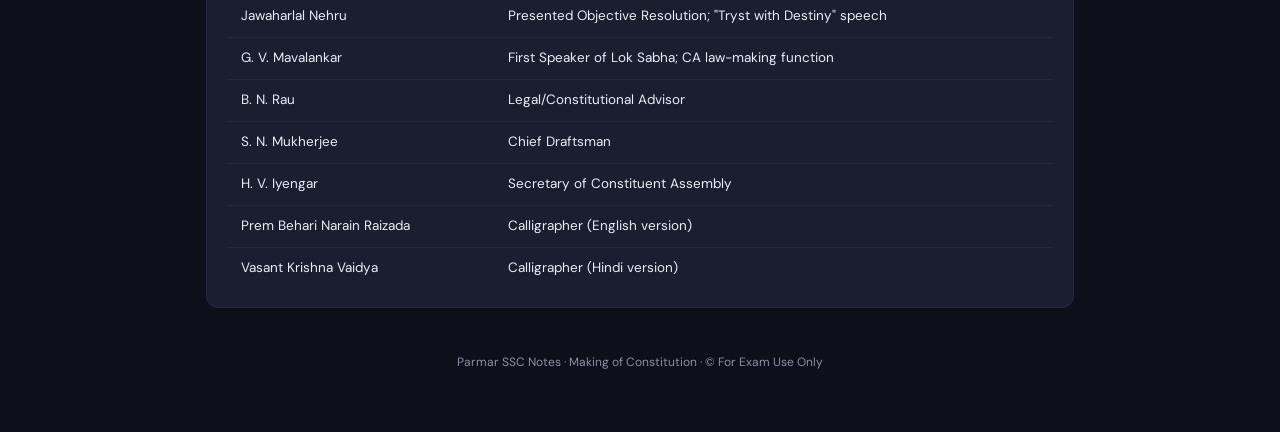
<file: pages/deepseek_html_20260513_d8a385.html>
<!DOCTYPE html>
<html lang="en">
<head>
<meta charset="UTF-8">
<meta name="viewport" content="width=device-width, initial-scale=1.0">
<title>Making of Constitution – SSC Notes</title>
<link href="https://fonts.googleapis.com/css2?family=Playfair+Display:wght@700;900&family=DM+Sans:wght@400;500;600&display=swap" rel="stylesheet">
<style>
  :root {
    --bg: #0d0f1a;
    --surface: #141726;
    --card: #1a1e30;
    --border: #252a42;
    --gold: #f5c842;
    --orange: #ff7c3a;
    --blue: #4fa3f7;
    --green: #3ecf8e;
    --pink: #f06fa4;
    --purple: #9b7bf7;
    --text: #e8ecf5;
    --muted: #8892a8;
  }

  * { margin: 0; padding: 0; box-sizing: border-box; }

  body {
    background: var(--bg);
    color: var(--text);
    font-family: 'DM Sans', sans-serif;
    font-size: 15px;
    line-height: 1.7;
  }

  /* ---- HEADER ---- */
  .header {
    background: linear-gradient(135deg, #1a1030 0%, #0d1a2e 60%, #0d0f1a 100%);
    border-bottom: 2px solid var(--gold);
    padding: 40px 24px 32px;
    text-align: center;
    position: relative;
    overflow: hidden;
  }
  .header::before {
    content: '';
    position: absolute; inset: 0;
    background: radial-gradient(ellipse at 50% 0%, rgba(245,200,66,0.08) 0%, transparent 70%);
    pointer-events: none;
  }
  .header .badge {
    display: inline-block;
    background: var(--gold);
    color: #0d0f1a;
    font-weight: 700;
    font-size: 11px;
    letter-spacing: 2px;
    text-transform: uppercase;
    padding: 4px 14px;
    border-radius: 4px;
    margin-bottom: 14px;
  }
  .header h1 {
    font-family: 'Playfair Display', serif;
    font-size: clamp(26px, 6vw, 44px);
    font-weight: 900;
    color: #fff;
    line-height: 1.15;
  }
  .header h1 span { color: var(--gold); }
  .header p {
    margin-top: 10px;
    color: var(--muted);
    font-size: 13px;
    letter-spacing: 0.5px;
  }

  /* ---- LAYOUT ---- */
  .container {
    max-width: 900px;
    margin: 0 auto;
    padding: 28px 16px 60px;
  }

  /* ---- SECTION ---- */
  .section {
    margin-bottom: 32px;
  }
  .section-title {
    display: flex;
    align-items: center;
    gap: 10px;
    font-family: 'Playfair Display', serif;
    font-size: 20px;
    font-weight: 700;
    color: #fff;
    margin-bottom: 16px;
    padding-bottom: 10px;
    border-bottom: 1px solid var(--border);
  }
  .section-title .dot {
    width: 10px; height: 10px;
    border-radius: 50%;
    flex-shrink: 0;
  }

  /* ---- CARDS ---- */
  .card {
    background: var(--card);
    border: 1px solid var(--border);
    border-radius: 12px;
    padding: 18px 20px;
    margin-bottom: 12px;
  }
  .card-title {
    font-weight: 700;
    font-size: 13px;
    letter-spacing: 1px;
    text-transform: uppercase;
    margin-bottom: 8px;
  }

  /* ---- GRID ---- */
  .grid-2 { display: grid; grid-template-columns: 1fr 1fr; gap: 12px; }
  .grid-3 { display: grid; grid-template-columns: repeat(3, 1fr); gap: 12px; }
  .grid-4 { display: grid; grid-template-columns: repeat(2, 1fr); gap: 10px; }
  @media(max-width: 600px) {
    .grid-2, .grid-3, .grid-4 { grid-template-columns: 1fr; }
  }

  /* ---- TIMELINE ---- */
  .timeline { position: relative; padding-left: 28px; }
  .timeline::before {
    content: '';
    position: absolute; left: 6px; top: 4px; bottom: 4px;
    width: 2px;
    background: linear-gradient(to bottom, var(--gold), var(--orange), var(--blue));
    border-radius: 2px;
  }
  .tl-item {
    position: relative;
    margin-bottom: 18px;
  }
  .tl-item::before {
    content: '';
    position: absolute;
    left: -25px; top: 6px;
    width: 10px; height: 10px;
    border-radius: 50%;
    border: 2px solid var(--gold);
    background: var(--bg);
  }
  .tl-year {
    display: inline-block;
    background: var(--gold);
    color: #0d0f1a;
    font-weight: 700;
    font-size: 12px;
    padding: 2px 10px;
    border-radius: 4px;
    margin-bottom: 4px;
  }
  .tl-text { font-size: 14px; color: var(--muted); }
  .tl-text strong { color: var(--text); }

  /* ---- HIGHLIGHT PILL ---- */
  .pill {
    display: inline-block;
    padding: 3px 10px;
    border-radius: 20px;
    font-size: 12px;
    font-weight: 600;
    margin: 2px 3px 2px 0;
  }
  .pill-gold { background: rgba(245,200,66,0.12); color: var(--gold); border: 1px solid rgba(245,200,66,0.3); }
  .pill-blue { background: rgba(79,163,247,0.12); color: var(--blue); border: 1px solid rgba(79,163,247,0.3); }
  .pill-green { background: rgba(62,207,142,0.12); color: var(--green); border: 1px solid rgba(62,207,142,0.3); }
  .pill-pink { background: rgba(240,111,164,0.12); color: var(--pink); border: 1px solid rgba(240,111,164,0.3); }
  .pill-orange { background: rgba(255,124,58,0.12); color: var(--orange); border: 1px solid rgba(255,124,58,0.3); }
  .pill-purple { background: rgba(155,123,247,0.12); color: var(--purple); border: 1px solid rgba(155,123,247,0.3); }

  /* ---- STAT BOX ---- */
  .stat-box {
    background: var(--card);
    border: 1px solid var(--border);
    border-radius: 10px;
    padding: 16px;
    text-align: center;
  }
  .stat-num {
    font-family: 'Playfair Display', serif;
    font-size: 28px;
    font-weight: 900;
    line-height: 1;
  }
  .stat-label {
    font-size: 11px;
    color: var(--muted);
    margin-top: 4px;
    text-transform: uppercase;
    letter-spacing: 0.8px;
  }

  /* ---- TABLE ---- */
  .tbl { width: 100%; border-collapse: collapse; font-size: 13.5px; }
  .tbl th {
    background: rgba(245,200,66,0.08);
    color: var(--gold);
    font-weight: 700;
    font-size: 11px;
    letter-spacing: 1px;
    text-transform: uppercase;
    padding: 10px 14px;
    border-bottom: 1px solid var(--border);
    text-align: left;
  }
  .tbl td {
    padding: 9px 14px;
    border-bottom: 1px solid var(--border);
    color: var(--text);
    vertical-align: top;
  }
  .tbl tr:last-child td { border-bottom: none; }
  .tbl tr:hover td { background: rgba(255,255,255,0.02); }

  /* ---- ALERT / QUOTE BOX ---- */
  .quote-box {
    border-left: 3px solid var(--orange);
    background: rgba(255,124,58,0.06);
    padding: 12px 16px;
    border-radius: 0 8px 8px 0;
    font-size: 14px;
    font-style: italic;
    color: var(--text);
    margin: 12px 0;
  }
  .quote-box cite {
    display: block;
    margin-top: 6px;
    font-style: normal;
    font-size: 12px;
    color: var(--muted);
  }

  /* ---- PERSON CARD ---- */
  .person-card {
    background: var(--card);
    border: 1px solid var(--border);
    border-radius: 10px;
    padding: 14px 16px;
  }
  .person-name {
    font-weight: 700;
    font-size: 14px;
    color: #fff;
    margin-bottom: 4px;
  }
  .person-role {
    font-size: 12px;
    color: var(--muted);
  }
  .person-role span { color: var(--blue); font-weight: 600; }

  /* ---- BULLET LIST ---- */
  ul.clean { list-style: none; padding: 0; }
  ul.clean li {
    display: flex;
    gap: 8px;
    padding: 5px 0;
    font-size: 14px;
    color: var(--text);
    border-bottom: 1px solid rgba(255,255,255,0.04);
  }
  ul.clean li:last-child { border-bottom: none; }
  ul.clean li::before {
    content: '›';
    color: var(--gold);
    font-weight: 700;
    font-size: 16px;
    flex-shrink: 0;
    line-height: 1.5;
  }

  /* ---- DIVIDER ---- */
  .divider { border: none; border-top: 1px solid var(--border); margin: 28px 0; }

  /* ---- IMPORTANT TAG ---- */
  .imp {
    background: rgba(245,200,66,0.15);
    color: var(--gold);
    font-size: 11px;
    font-weight: 700;
    padding: 2px 7px;
    border-radius: 4px;
    letter-spacing: 0.5px;
    margin-left: 6px;
    vertical-align: middle;
  }

  .color-gold { color: var(--gold); }
  .color-blue { color: var(--blue); }
  .color-green { color: var(--green); }
  .color-orange { color: var(--orange); }
  .color-pink { color: var(--pink); }
  .color-purple { color: var(--purple); }
  strong { color: #fff; }
  .fs13 { font-size: 13px; }

  .back-link {
    padding: 16px 16px 0 16px;
    max-width: 900px;
    margin: 0 auto;
  }
  .back-link a {
    color: var(--gold);
    text-decoration: none;
    font-size: 13px;
    display: inline-flex;
    align-items: center;
    gap: 6px;
  }
  .back-link a:hover {
    text-decoration: underline;
  }
</style>
</head>
<body>

<div class="back-link">
  <p><a href="index.html">← Back to Table of Contents</a></p>
</div>

<!-- HEADER -->
<div class="header">
  <div class="badge">SSC CGL · CHSL · MTS · NTPC · Group D</div>
  <h1>Making of the <span>Constitution</span></h1>
  <p>Parmar SSC Notes · Polity · Complete Revision Sheet</p>
</div>

<div class="container">

  <!-- ─── SECTION 1: BASICS ─── -->
  <div class="section">
    <div class="section-title">
      <div class="dot" style="background:var(--gold)"></div>
      Constitution – Basics
    </div>
    <div class="grid-2">
      <div class="card">
        <ul class="clean">
          <li>Constitution lays out <strong>ideals</strong> that form the basis of the kind of country a nation aspires to be.</li>
          <li>Tradition of Constitution began in: <strong>USA (1787)</strong></li>
          <li>Independence of USA: <strong>4th July 1776</strong></li>
          <li>India's Constitution: <strong>Partly Rigid, Partly Flexible</strong></li>
          <li>All democratic countries likely have a Constitution — but NOT all countries with a Constitution are democratic.</li>
        </ul>
      </div>
      <div class="card">
        <div class="card-title color-blue">Other Forms of Government</div>
        <table class="tbl">
          <thead><tr><th>Type</th><th>Meaning</th><th>Examples</th></tr></thead>
          <tbody>
            <tr><td><span class="pill pill-pink">Communist</span></td><td>Means of production controlled by govt</td><td>China, North Korea, Cuba, Vietnam, Laos</td></tr>
            <tr><td><span class="pill pill-gold">Monarchic</span></td><td>Ruled by single person (King/Queen)</td><td>North Korea</td></tr>
            <tr><td><span class="pill pill-orange">Totalitarian</span></td><td>Total control over citizens' lives</td><td>—</td></tr>
            <tr><td><span class="pill pill-purple">Oligarchic</span></td><td>Government of a few people</td><td>Iran, Russia</td></tr>
          </tbody>
        </table>
      </div>
    </div>
  </div>

  <!-- ─── SECTION 2: CONSTITUENT ASSEMBLY TIMELINE ─── -->
  <div class="section">
    <div class="section-title">
      <div class="dot" style="background:var(--blue)"></div>
      Constituent Assembly – Timeline
    </div>
    <div class="card">
      <div class="timeline">
        <div class="tl-item">
          <div class="tl-year">1928</div>
          <div class="tl-text">Early draft of Indian Constitution — <strong>Nehru Report</strong> — submitted by All Parties Conference at Lucknow, chaired by <strong>Motilal Nehru</strong>.</div>
        </div>
        <div class="tl-item">
          <div class="tl-year">1934</div>
          <div class="tl-text"><strong>M. N. Roy</strong> first proposed the idea of a Constituent Assembly for India.</div>
        </div>
        <div class="tl-item">
          <div class="tl-year">1935</div>
          <div class="tl-text"><strong>Indian National Congress</strong> officially demanded a Constituent Assembly.</div>
        </div>
        <div class="tl-item">
          <div class="tl-year">1940 – August Offer</div>
          <div class="tl-text">Proposed by <strong>Lord Linlithgow</strong> (Viceroy) on 8 Aug 1940 to gain Indian support in WWII. Promised <strong>Dominion Status</strong> after the war. <span class="imp">REJECTED</span></div>
        </div>
        <div class="tl-item">
          <div class="tl-year">1942 – Cripps Proposal</div>
          <div class="tl-text">Offered Dominion Status + Constituent Assembly to draft new constitution. <span class="imp">REJECTED</span></div>
        </div>
        <div class="tl-item">
          <div class="tl-year">1945 – Wavell Plan</div>
          <div class="tl-text">Also called <strong>Shimla Conference</strong>. Proposed by <strong>Lord Wavell</strong>. Interim Executive Council with equal representation for Hindus and Muslims. <span class="imp">REJECTED</span></div>
        </div>
        <div class="tl-item">
          <div class="tl-year">1946 – Cabinet Mission Plan</div>
          <div class="tl-text"><strong>ACCEPTED</strong> by both Congress and Muslim League → Constituent Assembly was formed based on this plan.<br>
          Members: <strong>Pethick-Lawrence</strong> (Chairman), <strong>Stafford Cripps</strong>, <strong>A.V. Alexander</strong></div>
        </div>
      </div>
      <div class="quote-box">
        "Dominion status is dead as a door nail."
        <cite>— Jawaharlal Nehru (on why the first 3 British proposals were rejected)</cite>
      </div>
      <div class="fs13" style="color:var(--muted); margin-top: 8px;">All three plans (August Offer, Cripps, Wavell) were rejected because Congress demanded <strong>Purna Swaraj</strong> while British only offered <strong>Dominion Status</strong>.</div>
    </div>
  </div>

  <!-- ─── SECTION 3: CABINET MISSION COMPOSITION ─── -->
  <div class="section">
    <div class="section-title">
      <div class="dot" style="background:var(--green)"></div>
      Cabinet Mission Plan – Composition (389 Members)
    </div>
    <div class="grid-3" style="margin-bottom:12px">
      <div class="stat-box">
        <div class="stat-num color-gold">389</div>
        <div class="stat-label">Total Members</div>
      </div>
      <div class="stat-box">
        <div class="stat-num color-blue">296</div>
        <div class="stat-label">Elected (British India)</div>
      </div>
      <div class="stat-box">
        <div class="stat-num color-orange">93</div>
        <div class="stat-label">Nominated (Princely States)</div>
      </div>
    </div>
    <div class="grid-2">
      <div class="stat-box">
        <div class="stat-num color-green">292</div>
        <div class="stat-label">From 11 Governor Provinces</div>
      </div>
      <div class="stat-box">
        <div class="stat-num color-pink">4</div>
        <div class="stat-label">Chief Commissioner Provinces<br><span style="font-size:11px;font-weight:400;color:var(--muted)">(Ajmer-Marwar, Coorg, Delhi, Baluchistan)</span></div>
      </div>
    </div>
    <div class="card" style="margin-top:12px">
      <ul class="clean">
        <li>Seats divided among 3 communities: <span class="pill pill-blue">Muslim</span> <span class="pill pill-gold">Sikh</span> <span class="pill pill-green">General</span></li>
        <li>1 seat per <strong>1 million population</strong></li>
        <li>Method: <strong>Indirect Elections</strong> → Proportional Representation + Single Transferable Vote</li>
        <li>Elections held: <strong>July–August 1946</strong></li>
      </ul>
    </div>
    <div class="card" style="margin-top:0">
      <div class="card-title color-green">Election Results</div>
      <div class="grid-3">
        <div class="stat-box" style="padding:10px">
          <div class="stat-num color-gold" style="font-size:22px">208</div>
          <div class="stat-label">INC (Congress)</div>
        </div>
        <div class="stat-box" style="padding:10px">
          <div class="stat-num color-orange" style="font-size:22px">73</div>
          <div class="stat-label">Muslim League</div>
        </div>
        <div class="stat-box" style="padding:10px">
          <div class="stat-num color-muted" style="font-size:22px">15</div>
          <div class="stat-label">Independents</div>
        </div>
      </div>
      <p style="margin-top:10px; font-size:13px; color:var(--muted)">After Muslim League boycott → Remaining seats: <strong style="color:var(--text)">299 (after Partition)</strong></p>
    </div>
  </div>

  <!-- ─── SECTION 4: INTERIM GOVT ─── -->
  <div class="section">
    <div class="section-title">
      <div class="dot" style="background:var(--orange)"></div>
      Interim Government (2 Sep 1946 – 15 Aug 1947)
    </div>
    <div class="card">
      <ul class="clean">
        <li><strong>President of Executive Council (Viceroy):</strong> Viscount Wavell (till Feb 1947) → Lord Mountbatten (from Feb 1947)</li>
        <li><strong>Commander-in-Chief:</strong> Sir Claude Auchinleck</li>
      </ul>
    </div>
    <div class="card" style="margin-top:0">
      <div class="card-title color-orange">Portfolio Assignments</div>
      <table class="tbl">
        <thead><tr><th>Portfolio</th><th>Person</th><th>Party</th></tr></thead>
        <tbody>
          <tr><td>Vice President + External Affairs</td><td>Jawaharlal Nehru</td><td><span class="pill pill-green">INC</span></td></tr>
          <tr><td>Home Affairs, Info & Broadcasting</td><td>Sardar Vallabhbhai Patel</td><td><span class="pill pill-green">INC</span></td></tr>
          <tr><td>Agriculture & Food</td><td>Rajendra Prasad</td><td><span class="pill pill-green">INC</span></td></tr>
          <tr><td>Defence</td><td>Baldev Singh</td><td><span class="pill pill-green">INC</span></td></tr>
          <tr><td>Labour</td><td>Jagjivan Ram</td><td><span class="pill pill-green">INC</span></td></tr>
          <tr><td>Education & Arts</td><td>C. Rajagopalachari</td><td><span class="pill pill-green">INC</span></td></tr>
          <tr><td>Industries & Supplies</td><td>John Mathai</td><td><span class="pill pill-green">INC</span></td></tr>
          <tr><td>Finance</td><td>Liaquat Ali Khan</td><td><span class="pill pill-orange">ML</span></td></tr>
          <tr><td>Commerce</td><td>Ibrahim Ismail Chundrigar</td><td><span class="pill pill-orange">ML</span></td></tr>
          <tr><td>Health</td><td>Ghazanfar Ali Khan</td><td><span class="pill pill-orange">ML</span></td></tr>
          <tr><td>Law</td><td>Jogendra Nath Mandal</td><td><span class="pill pill-orange">ML</span></td></tr>
          <tr><td>Railways, Communication, Post & Air</td><td>Abdur Rab Nishtar</td><td><span class="pill pill-orange">ML</span></td></tr>
        </tbody>
      </table>
    </div>
  </div>

  <!-- ─── SECTION 5: OBJECTIVE RESOLUTION ─── -->
  <div class="section">
    <div class="section-title">
      <div class="dot" style="background:var(--purple)"></div>
      Objective Resolution
    </div>
    <div class="grid-2">
      <div class="card">
        <div class="card-title color-purple">Key Dates</div>
        <ul class="clean">
          <li><strong>13 Dec 1946:</strong> Objective Resolution <em>presented</em> by Jawaharlal Nehru</li>
          <li><strong>22 Jan 1947:</strong> Objective Resolution <em>accepted</em> by Constituent Assembly</li>
        </ul>
      </div>
      <div class="card">
        <div class="card-title color-gold">Tryst with Destiny</div>
        <p class="fs13" style="color:var(--muted)">Famous speech by Nehru on <strong style="color:var(--text)">14 Aug 1947</strong> before Constituent Assembly. Referred to Gandhi as:</p>
        <div class="quote-box" style="margin-top:8px">"The ambition of the greatest man of our generation has been to wipe every tear from every eye."</div>
      </div>
    </div>
  </div>

  <!-- ─── SECTION 6: COMMITTEES ─── -->
  <div class="section">
    <div class="section-title">
      <div class="dot" style="background:var(--pink)"></div>
      Committees of Constituent Assembly
      <span class="imp">8 Major + 13 Minor</span>
    </div>
    <div class="card">
      <div class="card-title color-pink">Major Committees</div>
      <table class="tbl">
        <thead><tr><th>Chairman</th><th>Committee(s)</th></tr></thead>
        <tbody>
          <tr><td>Jawaharlal Nehru</td><td>Union Power Committee · Union Constitution Committee · State Committee</td></tr>
          <tr><td>Sardar Patel</td><td>Provincial Constitution Committee · Advisory Committee on Fundamental Rights, Minorities, Tribal & Excluded Area</td></tr>
          <tr><td>Rajendra Prasad</td><td>Rules of Procedure Committee · Steering Committee</td></tr>
          <tr><td><strong class="color-gold">B. R. Ambedkar</strong></td><td><strong>Drafting Committee</strong></td></tr>
        </tbody>
      </table>
    </div>
    <div class="card" style="margin-top:0">
      <div class="card-title color-blue">Minor Committees (13)</div>
      <table class="tbl">
        <thead><tr><th>#</th><th>Committee</th><th>Chairman</th></tr></thead>
        <tbody>
          <tr><td>1</td><td>Finance and Staff Committee</td><td>Dr. Rajendra Prasad</td></tr>
          <tr><td>2</td><td>Ad-hoc Committee on the National Flag</td><td>Dr. Rajendra Prasad</td></tr>
          <tr><td>3</td><td>Credential Committee</td><td>Alladi Krishnaswamy Ayyar</td></tr>
          <tr><td>4</td><td>House Committee</td><td>B. Pattabhi Sitaramayya</td></tr>
          <tr><td>5</td><td>Committee on Chief Commissioners Provinces</td><td>B. Pattabhi Sitaramayya</td></tr>
          <tr><td>6</td><td>Order of Business Committee</td><td>Dr. K. M. Munshi</td></tr>
          <tr><td>7</td><td>Committee on Functions of the Constituent Assembly</td><td>G. V. Mavalankar</td></tr>
          <tr><td>8</td><td>Ad-hoc Committee on the Supreme Court</td><td>S. Varadachariar</td></tr>
          <tr><td>9</td><td>Ad-hoc Committee on Citizenship</td><td>S. Varadachariar</td></tr>
          <tr><td>10</td><td>Expert Committee on Financial Provisions of Union Constitution</td><td>Nalini Ranjan Sarkar</td></tr>
          <tr><td>11</td><td>Linguistic Provinces Committee</td><td>S. K. Dhar</td></tr>
          <tr><td>12</td><td>Special Committee to Examine the Draft Constitution</td><td>J. L. Nehru</td></tr>
          <tr><td>13</td><td>Press Gallery Committee</td><td>Usha Nath Sen</td></tr>
        </tbody>
      </table>
    </div>
  </div>

  <!-- ─── SECTION 7: DRAFTING COMMITTEE ─── -->
  <div class="section">
    <div class="section-title">
      <div class="dot" style="background:var(--gold)"></div>
      Drafting Committee
    </div>
    <div class="grid-2">
      <div class="card">
        <div class="card-title color-gold">Key Facts</div>
        <ul class="clean">
          <li>Set up: <strong>29 August 1947</strong></li>
          <li>Total members: <strong>7</strong></li>
          <li>Chairman: <strong>Dr. B. R. Ambedkar</strong> ("Modern Manuh / Modern Man")</li>
          <li>Ambedkar elected from <strong>Bengal (Jul 1946)</strong>; after partition → from <strong>Bombay Presidency</strong></li>
        </ul>
      </div>
      <div class="card">
        <div class="card-title color-blue">Other 6 Members</div>
        <ol style="padding-left:18px; font-size:14px; line-height:2">
          <li>Alladi Krishnaswami Ayyar</li>
          <li>N. Gopalaswami Ayyangar</li>
          <li>Muhammed Saadulah</li>
          <li>B. L. Mitter → replaced by <strong>N. Madhav Rau</strong></li>
          <li>D. P. Khaitan → replaced by <strong>T. T. Krishnamachari</strong></li>
          <li>K. M. Munshi</li>
        </ol>
      </div>
    </div>
    <div class="card" style="margin-top:0">
      <div class="card-title color-orange">Draft Readings</div>
      <table class="tbl">
        <thead><tr><th>Event</th><th>Date / Duration</th></tr></thead>
        <tbody>
          <tr><td>First Draft Published</td><td>21 Feb 1948 (8 months for public discussion)</td></tr>
          <tr><td>Final Draft presented by Ambedkar</td><td>4 November 1948</td></tr>
          <tr><td>1st Reading</td><td>5 days (4 Nov 1948 – 9 Nov 1948)</td></tr>
          <tr><td>2nd Reading</td><td>10 months 3 days (15 Nov 1948 – 17 Oct 1949)</td></tr>
          <tr><td>3rd Reading</td><td>Completed 26 Nov 1949</td></tr>
          <tr><td>Members on 1st Day</td><td>211 members present</td></tr>
        </tbody>
      </table>
    </div>
  </div>

  <!-- ─── SECTION 8: IMPORTANT SESSIONS ─── -->
  <div class="section">
    <div class="section-title">
      <div class="dot" style="background:var(--green)"></div>
      Important Sessions & Key Dates
    </div>
    <div class="grid-4" style="margin-bottom:12px">
      <div class="stat-box"><div class="stat-num color-gold">11</div><div class="stat-label">Total Sessions</div></div>
      <div class="stat-box"><div class="stat-num color-blue">165</div><div class="stat-label">Total Days</div></div>
      <div class="stat-box"><div class="stat-num color-green" style="font-size:18px">2y 11m 18d</div><div class="stat-label">Time to Draft</div></div>
      <div class="stat-box"><div class="stat-num color-orange">₹64L</div><div class="stat-label">Budget</div></div>
    </div>
    <div class="card">
      <table class="tbl">
        <thead><tr><th>Event</th><th>Date</th></tr></thead>
        <tbody>
          <tr><td>1st Session</td><td>9 – 23 December 1946</td></tr>
          <tr><td>10th Session</td><td>6 – 17 October 1949</td></tr>
          <tr><td>11th Session (Last)</td><td>14 – 26 November 1949</td></tr>
          <tr><td><strong>Constitution Adopted</strong> <span class="imp">Constitution Day</span></td><td><strong>26 November 1949</strong></td></tr>
          <tr><td><strong>Constitution Enforced / Commenced</strong> <span class="imp">Republic Day</span></td><td><strong>26 January 1950</strong></td></tr>
        </tbody>
      </table>
      <div class="quote-box" style="margin-top:12px; border-left-color: var(--green)">
        Why 26 January? → Same date in <strong>1930</strong>, Purna Swaraj Day was celebrated following the <strong>Lahore Session (1929)</strong>.
      </div>
    </div>
    <div class="card" style="margin-top:0">
      <div class="card-title color-blue">Provisions Imposed on 26 Nov 1949 (before full enforcement)</div>
      <div style="display:flex; flex-wrap:wrap; gap:8px; margin-top:4px">
        <span class="pill pill-gold">Citizenship (Art. 5–9)</span>
        <span class="pill pill-blue">Elections (Art. 324–329)</span>
        <span class="pill pill-green">Provisional Parliament</span>
      </div>
    </div>
    <div class="card" style="margin-top:0">
      <div class="card-title color-gold">Original Constitution Structure</div>
      <div class="grid-4">
        <div class="stat-box" style="padding:10px"><div class="stat-num color-gold" style="font-size:22px">395</div><div class="stat-label">Articles</div></div>
        <div class="stat-box" style="padding:10px"><div class="stat-num color-blue" style="font-size:22px">8</div><div class="stat-label">Schedules</div></div>
        <div class="stat-box" style="padding:10px"><div class="stat-num color-green" style="font-size:22px">22</div><div class="stat-label">Parts</div></div>
        <div class="stat-box" style="padding:10px"><div class="stat-num color-orange" style="font-size:22px">1</div><div class="stat-label">Preamble</div></div>
      </div>
    </div>
  </div>

  <!-- ─── SECTION 9: FUNCTIONS & WORKING ─── -->
  <div class="section">
    <div class="section-title">
      <div class="dot" style="background:var(--purple)"></div>
      Functions & Working of Constituent Assembly
    </div>
    <div class="grid-2">
      <div class="card">
        <div class="card-title color-purple">Functions</div>
        <ul class="clean">
          <li>Law-making body (legislate) → <strong>G. V. Mavalankar</strong> (1st Speaker, Lok Sabha)</li>
          <li>Constitution-making body</li>
          <li>Functioned as <strong>First Parliament of India</strong></li>
          <li>Adopted National Flag → <strong>22 July 1947</strong></li>
          <li>National Anthem: "Jana Gana Mana" (Rabindranath Tagore) → <strong>24 Jan 1950</strong></li>
          <li>National Song: "Vande Mataram" (Bankim Chandra Chatterjee) → <strong>24 Jan 1950</strong></li>
          <li>Ratified India's Commonwealth membership → <strong>May 1949</strong></li>
          <li>Elected <strong>Dr. Rajendra Prasad</strong> as 1st President → <strong>26 Jan 1950</strong></li>
        </ul>
      </div>
      <div class="card">
        <div class="card-title color-blue">Working</div>
        <ul class="clean">
          <li>1st Meeting: <strong>9 Dec 1946</strong> (211 members present)</li>
          <li>Temporary President: <strong>Dr. Sachchidanand Sinha</strong></li>
          <li>Permanent President: <strong>Dr. Rajendra Prasad</strong></li>
          <li>Vice President: <strong>H. C. Mukherjee</strong></li>
        </ul>
      </div>
    </div>
  </div>

  <!-- ─── SECTION 10: SIGNIFICANT FACTS ─── -->
  <div class="section">
    <div class="section-title">
      <div class="dot" style="background:var(--orange)"></div>
      Significant Facts (High Exam Frequency)
    </div>
    <div class="card">
      <table class="tbl">
        <thead><tr><th>Fact</th><th>Answer</th></tr></thead>
        <tbody>
          <tr><td>Legal / Constitutional Advisor</td><td><strong>B. N. Rau</strong></td></tr>
          <tr><td>Chief Draftsman</td><td><strong>S. N. Mukherjee</strong></td></tr>
          <tr><td>Secretary of Constituent Assembly</td><td><strong>H. V. Iyengar</strong></td></tr>
          <tr><td>Members who signed Constitution</td><td><strong>284</strong> (incl. 15 female members)</td></tr>
          <tr><td>India's Constitution is</td><td>World's <strong>largest written constitution</strong>; symbol → <strong>Elephant</strong></td></tr>
          <tr><td>Language of Constitution</td><td><strong>English</strong></td></tr>
          <tr><td>English Calligrapher</td><td><strong>Prem Behari Narain Raizada</strong></td></tr>
          <tr><td>Hindi Calligrapher</td><td><strong>Vasant Krishna Vaidya</strong></td></tr>
        </tbody>
      </table>
    </div>
  </div>

  <!-- ─── SECTION 11: IMPORTANT WOMEN ─── -->
  <div class="section">
    <div class="section-title">
      <div class="dot" style="background:var(--pink)"></div>
      Important Female Members of Constituent Assembly
    </div>
    <div class="grid-3">
      <div class="person-card">
        <div class="person-name">Rajkumari Amrit Kaur</div>
        <div class="person-role">1st <span>Health Minister</span> of India</div>
      </div>
      <div class="person-card">
        <div class="person-name">Sucheta Kriplani</div>
        <div class="person-role">1st female <span>Chief Minister of Uttar Pradesh</span></div>
      </div>
      <div class="person-card">
        <div class="person-name">Sarojini Naidu</div>
        <div class="person-role">1st <span>Governor of Uttar Pradesh</span></div>
      </div>
    </div>
  </div>

  <!-- ─── QUICK REVISION ─── -->
  <hr class="divider">
  <div class="section">
    <div class="section-title">
      <div class="dot" style="background:var(--gold)"></div>
      Quick Revision Cheatsheet
    </div>
    <div class="card">
      <table class="tbl">
        <thead><tr><th>Who</th><th>Role / Contribution</th></tr></thead>
        <tbody>
          <tr><td>M. N. Roy</td><td>First proposed Constituent Assembly (1934)</td></tr>
          <tr><td>Motilal Nehru</td><td>Chaired All Parties Conference; Nehru Report (1928)</td></tr>
          <tr><td>Dr. B. R. Ambedkar</td><td>Chairman, Drafting Committee; "Father of Indian Constitution"</td></tr>
          <tr><td>Dr. Rajendra Prasad</td><td>Permanent President of CA; 1st President of India</td></tr>
          <tr><td>Dr. Sachchidanand Sinha</td><td>Temporary/Provisional President of CA</td></tr>
          <tr><td>H. C. Mukherjee</td><td>Vice President of CA</td></tr>
          <tr><td>Jawaharlal Nehru</td><td>Presented Objective Resolution; "Tryst with Destiny" speech</td></tr>
          <tr><td>G. V. Mavalankar</td><td>First Speaker of Lok Sabha; CA law-making function</td></tr>
          <tr><td>B. N. Rau</td><td>Legal/Constitutional Advisor</td></tr>
          <tr><td>S. N. Mukherjee</td><td>Chief Draftsman</td></tr>
          <tr><td>H. V. Iyengar</td><td>Secretary of Constituent Assembly</td></tr>
          <tr><td>Prem Behari Narain Raizada</td><td>Calligrapher (English version)</td></tr>
          <tr><td>Vasant Krishna Vaidya</td><td>Calligrapher (Hindi version)</td></tr>
        </tbody>
      </table>
    </div>
  </div>

  <div style="text-align:center; color:var(--muted); font-size:12px; padding-top:12px">
    Parmar SSC Notes · Making of Constitution · © For Exam Use Only
  </div>

</div>
</body>
</html>
</file>
<file: style.css>
/* Global Styles */
* {
    margin: 0;
    padding: 0;
    box-sizing: border-box;
}

body {
    font-family: 'Segoe UI', Tahoma, Geneva, Verdana, sans-serif;
    background: linear-gradient(135deg, #667eea 0%, #764ba2 100%);
    min-height: 100vh;
    display: flex;
    justify-content: center;
    align-items: center;
    padding: 20px;
}

/* Main Container */
.container {
    background: white;
    border-radius: 20px;
    box-shadow: 0 20px 60px rgba(0,0,0,0.3);
    padding: 40px;
    max-width: 500px;
    width: 100%;
    animation: fadeIn 0.8s ease-in;
}

/* Title Styles */
h1 {
    text-align: center;
    color: #333;
    font-size: 2.5em;
    margin-bottom: 10px;
    position: relative;
    padding-bottom: 15px;
}

h1::after {
    content: '';
    position: absolute;
    bottom: 0;
    left: 50%;
    transform: translateX(-50%);
    width: 60px;
    height: 4px;
    background: linear-gradient(135deg, #667eea 0%, #764ba2 100%);
    border-radius: 2px;
}

/* Subtitle (optional) */
.subtitle {
    text-align: center;
    color: #666;
    margin-bottom: 30px;
    font-size: 0.9em;
}

/* Chapter List */
ul {
    list-style: none;
    margin-top: 30px;
}

li {
    margin: 15px 0;
    animation: slideIn 0.5s ease-out;
    animation-fill-mode: both;
}

/* Delay animations for each list item */
li:nth-child(1) { animation-delay: 0.1s; }
li:nth-child(2) { animation-delay: 0.2s; }
li:nth-child(3) { animation-delay: 0.3s; }

/* Chapter Links */
a {
    display: block;
    padding: 15px 25px;
    background: #f8f9fa;
    color: #333;
    text-decoration: none;
    font-size: 1.1em;
    font-weight: 500;
    border-radius: 10px;
    transition: all 0.3s ease;
    border-left: 4px solid #667eea;
    position: relative;
    overflow: hidden;
}

/* Hover Effect */
a:hover {
    background: linear-gradient(135deg, #667eea 0%, #764ba2 100%);
    color: white;
    transform: translateX(10px);
    border-left-color: white;
    box-shadow: 0 5px 15px rgba(102, 126, 234, 0.4);
}

/* Chapter Number Badge */
a::before {
    content: attr(data-chapter);
    position: absolute;
    right: 20px;
    top: 50%;
    transform: translateY(-50%);
    font-size: 0.8em;
    opacity: 0;
    transition: opacity 0.3s ease;
}

a:hover::before {
    opacity: 1;
}

/* Add chapter numbers */
li:nth-child(1) a::before { content: "📖"; }
li:nth-child(2) a::before { content: "📚"; }
li:nth-child(3) a::before { content: "🎯"; }

/* Decorative Elements */
.decorative-line {
    text-align: center;
    margin: 30px 0 10px;
    color: #ccc;
    font-size: 0.8em;
}

/* Footer */
footer {
    text-align: center;
    margin-top: 30px;
    padding-top: 20px;
    border-top: 1px solid #eee;
    color: #999;
    font-size: 0.8em;
}

/* Animations */
@keyframes fadeIn {
    from {
        opacity: 0;
        transform: scale(0.95);
    }
    to {
        opacity: 1;
        transform: scale(1);
    }
}

@keyframes slideIn {
    from {
        opacity: 0;
        transform: translateX(-30px);
    }
    to {
        opacity: 1;
        transform: translateX(0);
    }
}

/* Responsive Design */
@media (max-width: 600px) {
    .container {
        padding: 25px;
    }
    
    h1 {
        font-size: 1.8em;
    }
    
    a {
        padding: 12px 20px;
        font-size: 1em;
    }
    
    a:hover {
        transform: translateX(5px);
    }
}

/* Add progress indicator (optional) */
.read-progress {
    position: fixed;
    top: 0;
    left: 0;
    width: 100%;
    height: 3px;
    background: linear-gradient(90deg, #667eea, #764ba2);
    transform-origin: 0%;
    animation: progress 2s ease-out;
}

@keyframes progress {
    from {
        transform: scaleX(0);
    }
    to {
        transform: scaleX(1);
    }
}
</file>
